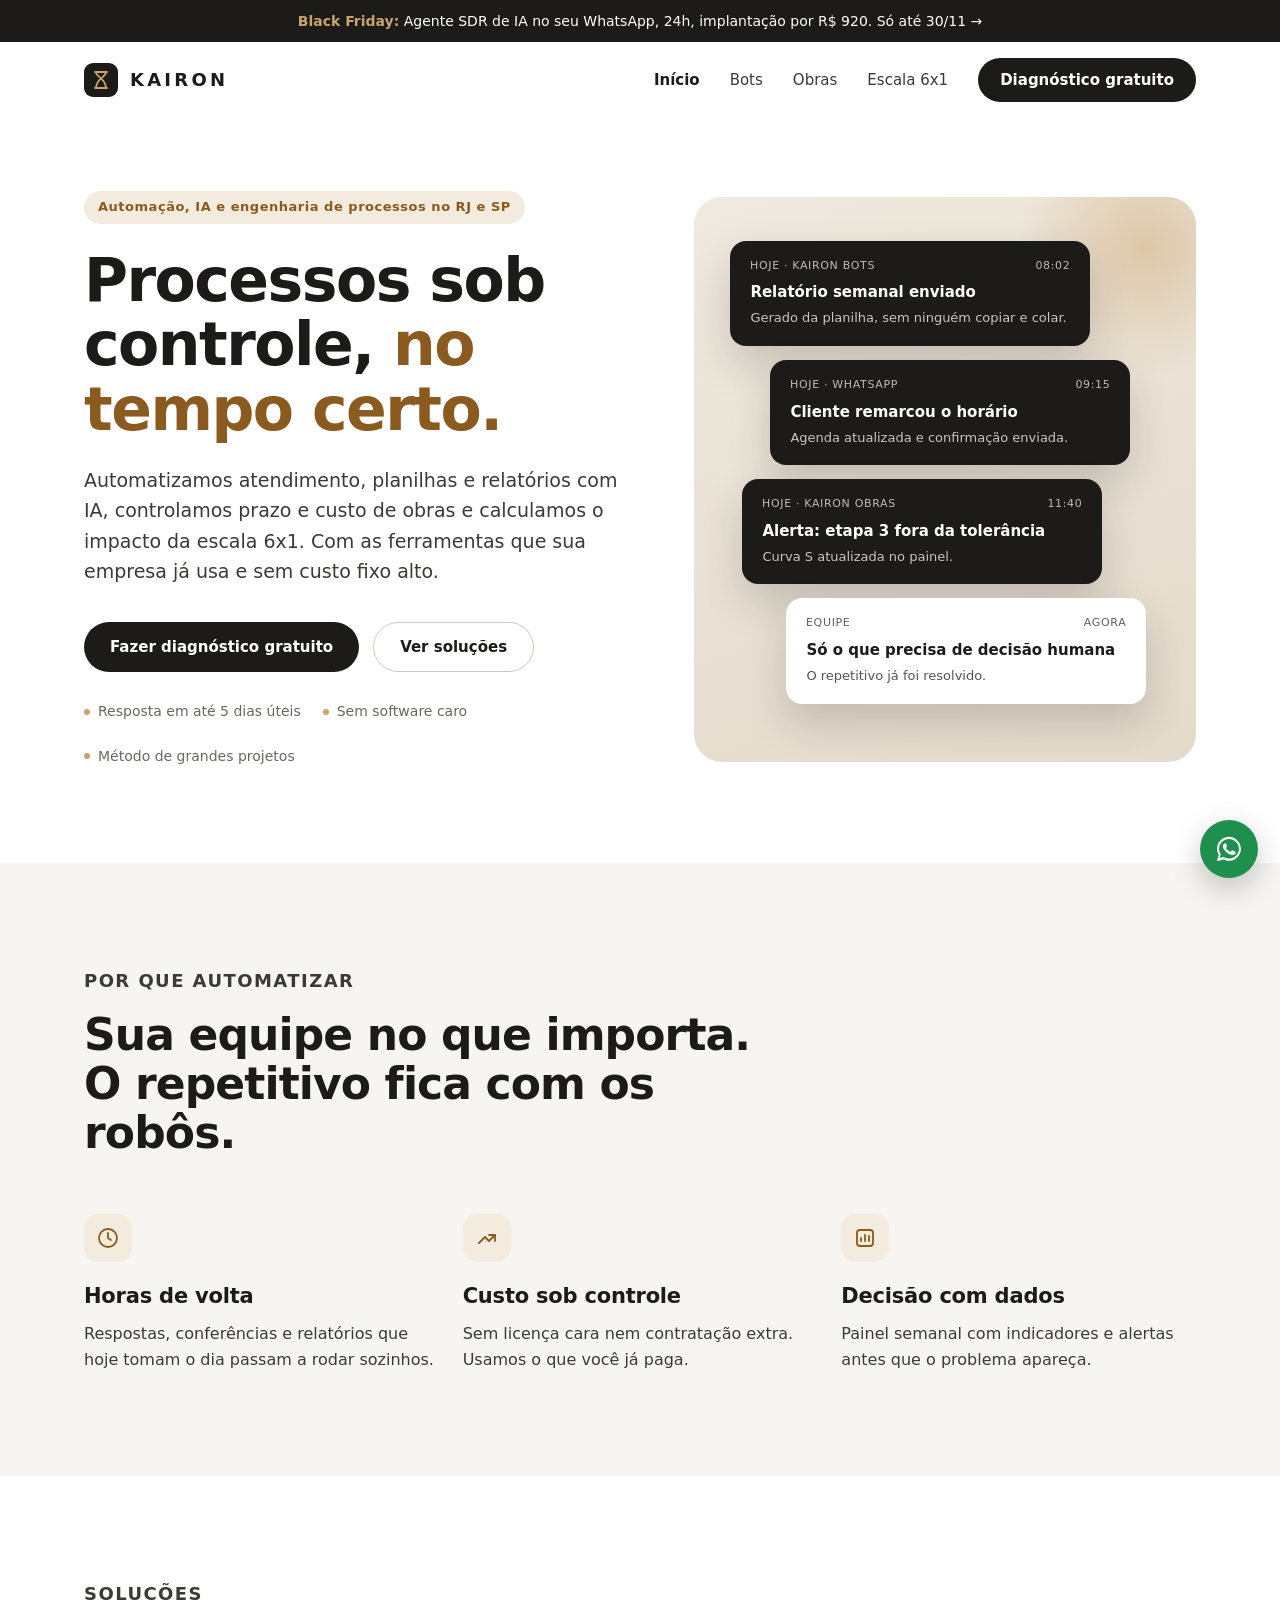
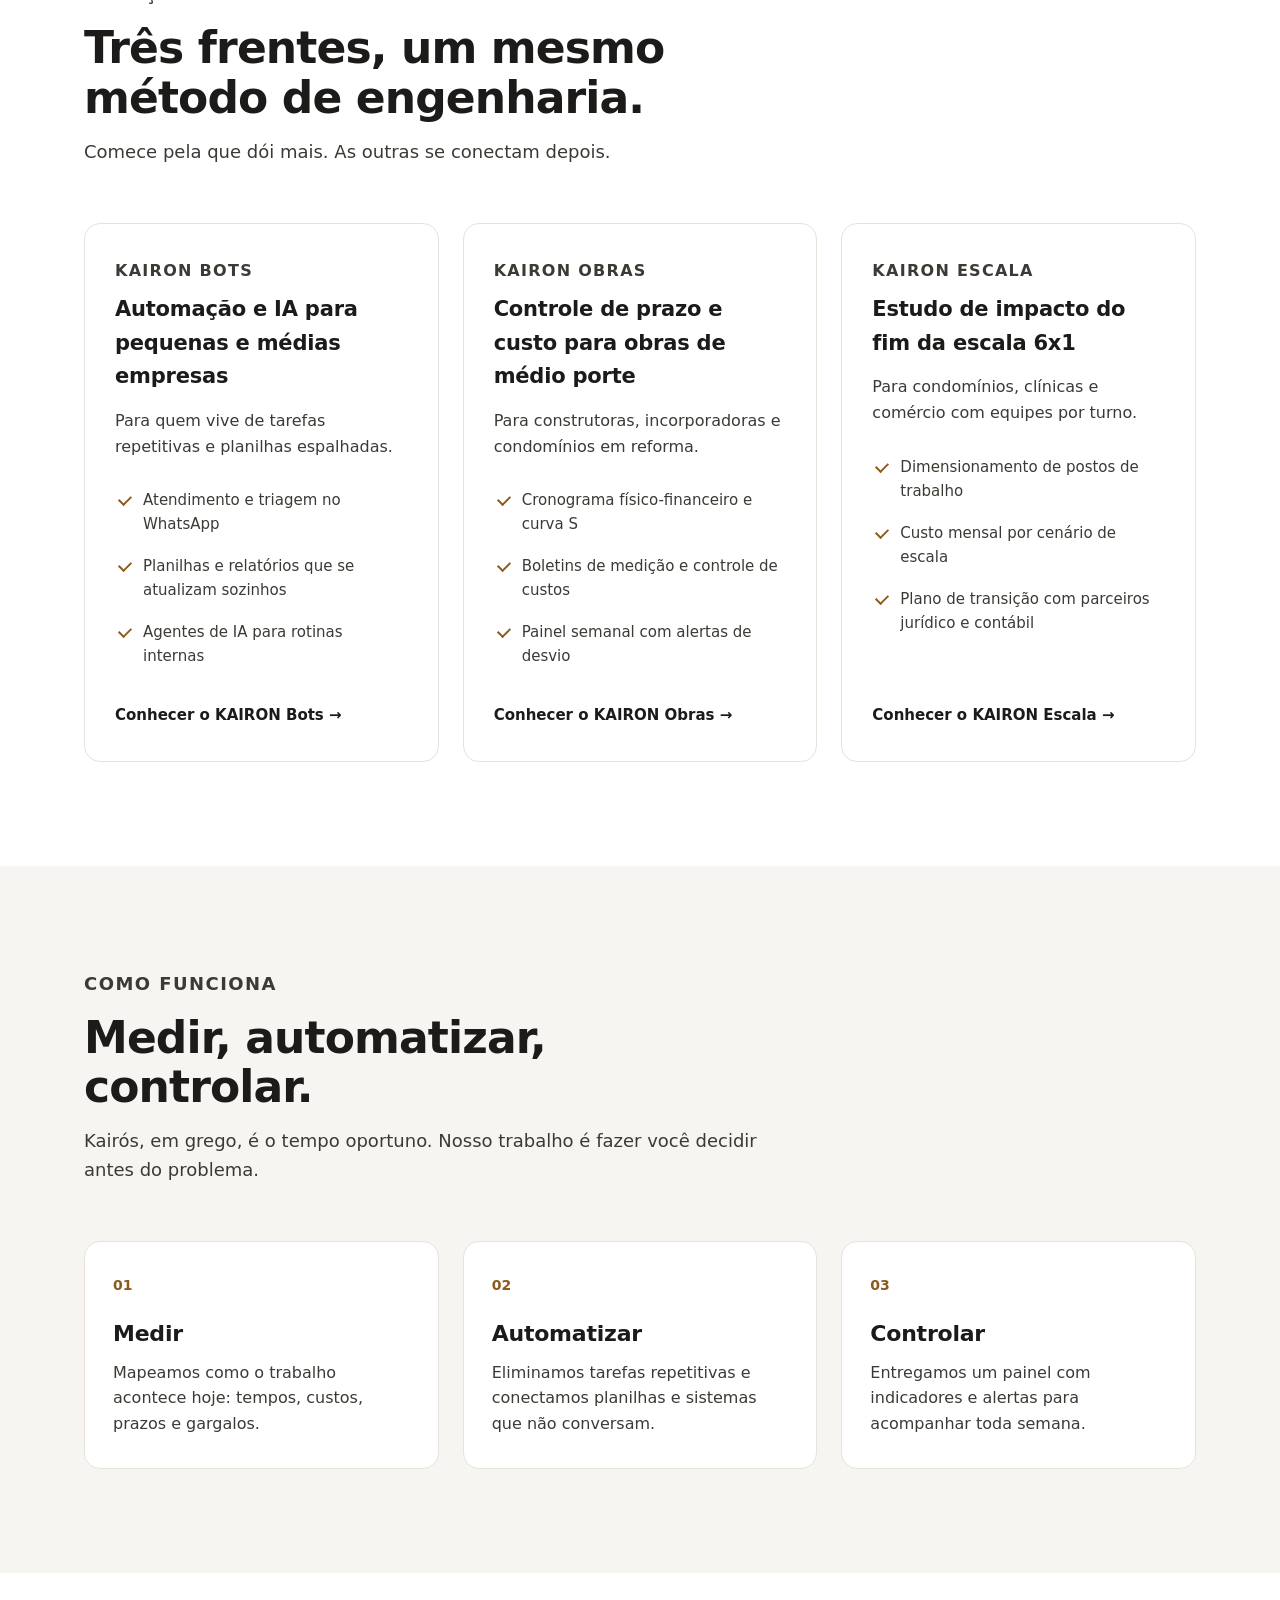
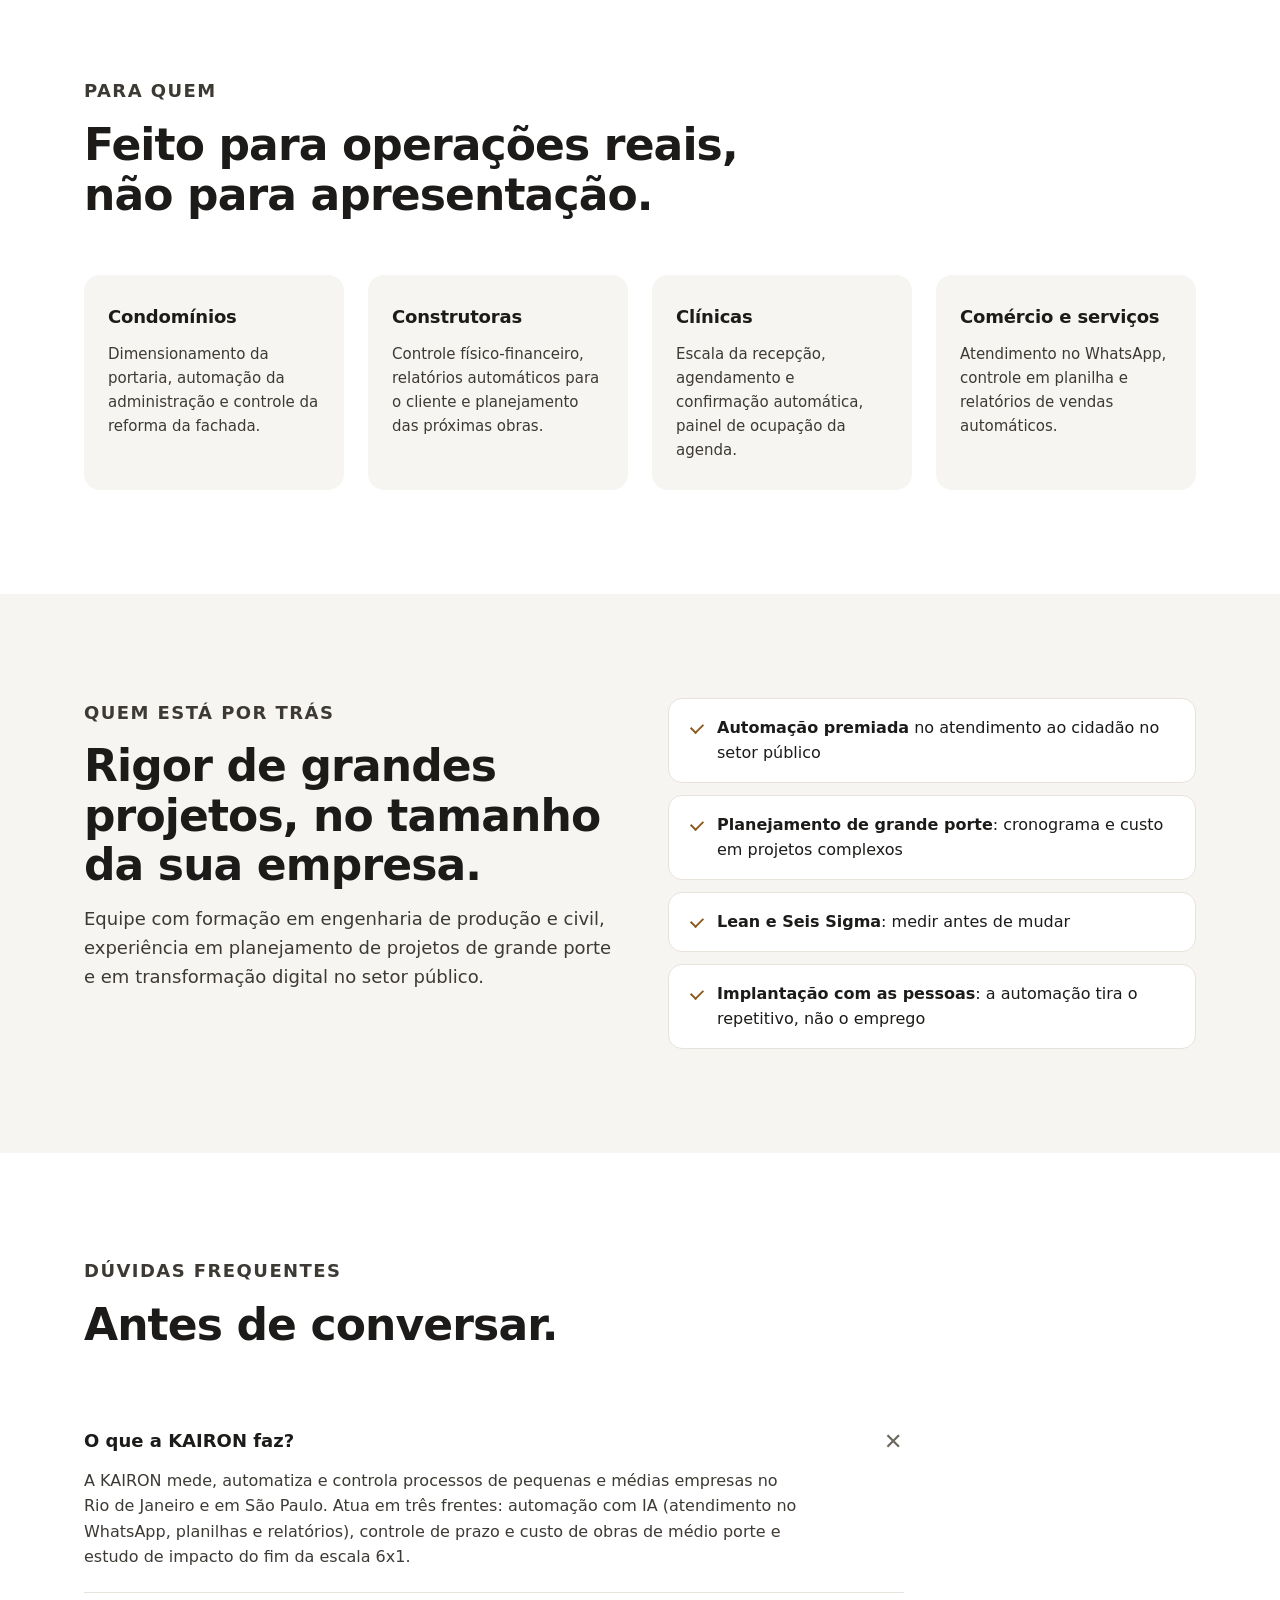
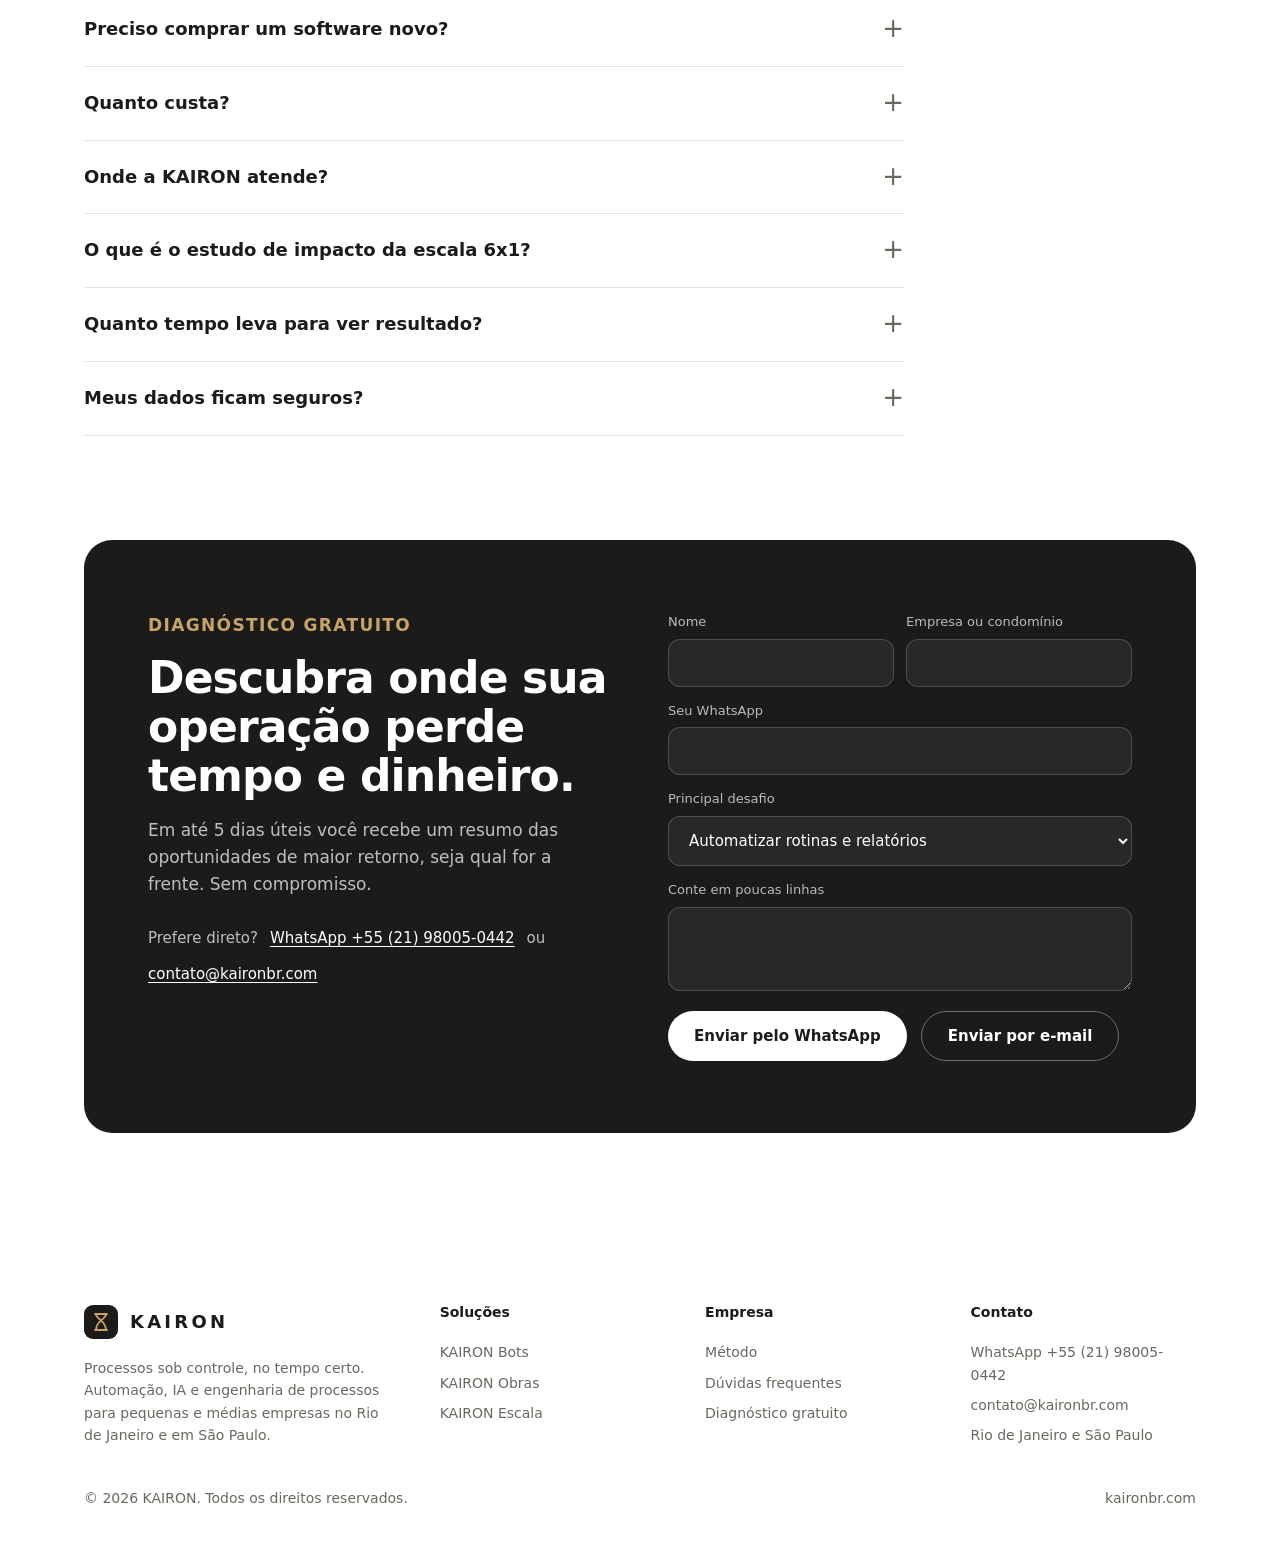
<file: index.html>
<!DOCTYPE html>
<html lang="pt-BR">
<head>
<meta charset="utf-8">
<meta http-equiv="Content-Security-Policy" content="default-src 'none'; style-src 'self' 'unsafe-inline' https://fonts.googleapis.com; font-src https://fonts.gstatic.com; img-src 'self' data:; script-src 'self'; connect-src 'none'; form-action 'none'; base-uri 'none'; object-src 'none'; upgrade-insecure-requests">
<meta name="referrer" content="strict-origin-when-cross-origin">
<meta name="viewport" content="width=device-width, initial-scale=1">
<title>KAIRON | Automação de processos, IA e controle de obras no RJ e SP</title>
<meta name="description" content="A KAIRON automatiza atendimento, planilhas e relatórios com IA, controla prazo e custo de obras e calcula o impacto da escala 6x1. Rio de Janeiro e São Paulo. Diagnóstico gratuito.">
<link rel="canonical" href="https://kaironbr.com/">
<meta name="robots" content="index, follow, max-snippet:-1, max-image-preview:large">
<meta property="og:type" content="website">
<meta property="og:locale" content="pt_BR">
<meta property="og:site_name" content="KAIRON">
<meta property="og:title" content="KAIRON | Automação de processos, IA e controle de obras no RJ e SP">
<meta property="og:description" content="A KAIRON automatiza atendimento, planilhas e relatórios com IA, controla prazo e custo de obras e calcula o impacto da escala 6x1. Rio de Janeiro e São Paulo. Diagnóstico gratuito.">
<meta property="og:url" content="https://kaironbr.com/">
<meta name="theme-color" content="#1C1B19">
<link rel="icon" href="/assets/favicon.svg" type="image/svg+xml">
<link rel="preconnect" href="https://fonts.googleapis.com">
<link rel="preconnect" href="https://fonts.gstatic.com" crossorigin>
<link rel="stylesheet" href="https://fonts.googleapis.com/css2?family=Inter:wght@400;500;600;700&display=swap">
<link rel="stylesheet" href="/assets/site.css">
<script type="application/ld+json">
{
 "@context": "https://schema.org",
 "@graph": [
  {
   "@type": "Organization",
   "@id": "https://kaironbr.com/#org",
   "name": "KAIRON",
   "alternateName": [
    "KAIRON Bots",
    "KAIRON Obras",
    "KAIRON Escala",
    "Kairon Automação"
   ],
   "url": "https://kaironbr.com/",
   "email": "contato@kaironbr.com",
   "telephone": "+5521980050442",
   "slogan": "Processos sob controle, no tempo certo.",
   "description": "Empresa de engenharia de processos, automação com inteligência artificial e controle de obras para pequenas e médias empresas, condomínios, construtoras e clínicas no Rio de Janeiro e em São Paulo.",
   "knowsAbout": [
    "automação de processos",
    "inteligência artificial para pequenas empresas",
    "chatbot de WhatsApp",
    "automação de planilhas e relatórios",
    "Power Automate",
    "Power BI",
    "Python",
    "RPA",
    "project controls",
    "cronograma físico-financeiro",
    "curva S",
    "medição de obras",
    "escala 6x1",
    "dimensionamento de equipes",
    "Lean",
    "Seis Sigma"
   ],
   "areaServed": [
    {
     "@type": "City",
     "name": "Rio de Janeiro"
    },
    {
     "@type": "City",
     "name": "São Paulo"
    },
    {
     "@type": "Country",
     "name": "Brasil"
    }
   ],
   "contactPoint": {
    "@type": "ContactPoint",
    "contactType": "sales",
    "telephone": "+5521980050442",
    "email": "contato@kaironbr.com",
    "availableLanguage": "pt-BR"
   }
  },
  {
   "@type": "WebPage",
   "@id": "https://kaironbr.com/#page",
   "url": "https://kaironbr.com/",
   "name": "KAIRON | Automação de processos, IA e controle de obras no RJ e SP",
   "description": "A KAIRON automatiza atendimento, planilhas e relatórios com IA, controla prazo e custo de obras e calcula o impacto da escala 6x1. Rio de Janeiro e São Paulo. Diagnóstico gratuito.",
   "inLanguage": "pt-BR",
   "isPartOf": {
    "@id": "https://kaironbr.com/#site"
   },
   "about": {
    "@id": "https://kaironbr.com/#org"
   },
   "dateModified": "2026-11-23"
  },
  {
   "@type": "WebSite",
   "@id": "https://kaironbr.com/#site",
   "url": "https://kaironbr.com/",
   "name": "KAIRON",
   "inLanguage": "pt-BR",
   "publisher": {
    "@id": "https://kaironbr.com/#org"
   }
  },
  {
   "@type": "BreadcrumbList",
   "itemListElement": [
    {
     "@type": "ListItem",
     "position": 1,
     "name": "Início",
     "item": "https://kaironbr.com/"
    }
   ]
  },
  {
   "@type": "FAQPage",
   "mainEntity": [
    {
     "@type": "Question",
     "name": "O que a KAIRON faz?",
     "acceptedAnswer": {
      "@type": "Answer",
      "text": "A KAIRON mede, automatiza e controla processos de pequenas e médias empresas no Rio de Janeiro e em São Paulo. Atua em três frentes: automação com IA (atendimento no WhatsApp, planilhas e relatórios), controle de prazo e custo de obras de médio porte e estudo de impacto do fim da escala 6x1."
     }
    },
    {
     "@type": "Question",
     "name": "Preciso comprar um software novo?",
     "acceptedAnswer": {
      "@type": "Answer",
      "text": "Não. A KAIRON trabalha com as ferramentas que a empresa já usa, como WhatsApp, Excel, Google Planilhas, Microsoft 365, Power BI e e-mail. O objetivo é automatizar sem custo fixo alto."
     }
    },
    {
     "@type": "Question",
     "name": "Quanto custa?",
     "acceptedAnswer": {
      "@type": "Answer",
      "text": "Depende do escopo. O primeiro passo é um diagnóstico gratuito. Depois a KAIRON envia uma proposta com preço fechado, prazo e o ganho estimado em horas ou em reais."
     }
    },
    {
     "@type": "Question",
     "name": "Onde a KAIRON atende?",
     "acceptedAnswer": {
      "@type": "Answer",
      "text": "Rio de Janeiro e São Paulo, presencial ou remoto. Projetos de automação podem ser feitos 100% online para empresas de todo o Brasil."
     }
    },
    {
     "@type": "Question",
     "name": "O que é o estudo de impacto da escala 6x1?",
     "acceptedAnswer": {
      "@type": "Answer",
      "text": "É uma análise que calcula quantas pessoas a operação precisa em cada cenário de escala (6x1, 5x2, 12x36), o custo mensal de cada cenário e um plano de transição. Atende condomínios, clínicas e comércio com equipes por turno."
     }
    },
    {
     "@type": "Question",
     "name": "Quanto tempo leva para ver resultado?",
     "acceptedAnswer": {
      "@type": "Answer",
      "text": "O diagnóstico gratuito é entregue em até 5 dias úteis. A primeira automação costuma rodar em protótipo em cerca de 5 dias após o início do projeto."
     }
    },
    {
     "@type": "Question",
     "name": "Meus dados ficam seguros?",
     "acceptedAnswer": {
      "@type": "Answer",
      "text": "Sim. As automações rodam nas contas da própria empresa, com acesso mínimo necessário e de acordo com a LGPD. Nenhum dado é vendido ou compartilhado."
     }
    }
   ]
  },
  {
   "@type": "ProfessionalService",
   "@id": "https://kaironbr.com/#service",
   "name": "KAIRON",
   "url": "https://kaironbr.com/",
   "email": "contato@kaironbr.com",
   "telephone": "+5521980050442",
   "priceRange": "$$",
   "parentOrganization": {
    "@id": "https://kaironbr.com/#org"
   },
   "address": {
    "@type": "PostalAddress",
    "addressLocality": "Rio de Janeiro",
    "addressRegion": "RJ",
    "addressCountry": "BR"
   },
   "areaServed": [
    "Rio de Janeiro",
    "São Paulo"
   ],
   "makesOffer": [
    {
     "@type": "Offer",
     "itemOffered": {
      "@type": "Service",
      "name": "KAIRON Bots: automação e IA para PMEs",
      "url": "https://kaironbr.com/bots"
     }
    },
    {
     "@type": "Offer",
     "itemOffered": {
      "@type": "Service",
      "name": "KAIRON Obras: project controls para obras",
      "url": "https://kaironbr.com/obras"
     }
    },
    {
     "@type": "Offer",
     "itemOffered": {
      "@type": "Service",
      "name": "KAIRON Escala: estudo de impacto da escala 6x1",
      "url": "https://kaironbr.com/escala"
     }
    },
    {
     "@type": "Offer",
     "price": "0",
     "priceCurrency": "BRL",
     "itemOffered": {
      "@type": "Service",
      "name": "Diagnóstico gratuito"
     }
    }
   ]
  }
 ]
}
</script>
</head>
<body data-wa="5521980050442">
<a class="skip" href="#conteudo">Pular para o conteúdo</a>
<a class='promo' href='/black-friday'><b>Black Friday:</b> Agente SDR de IA no seu WhatsApp, 24h, implantação por R$ 920. Só até 30/11 →</a>
<header id="top"><div class="wrap nav">
  <a href="/" class="brand" aria-label="KAIRON, página inicial"><svg viewBox='0 0 34 34' aria-hidden='true'><rect width='34' height='34' rx='9' fill='#1C1B19'/><path d='M11 9h12M11 25h12M12 9c0 5.5 10 6.5 10 16M22 9c0 5.5-10 6.5-10 16' stroke='#C9A46A' stroke-width='1.8' fill='none' stroke-linecap='round'/></svg>KAIRON</a>
  <nav class="menu" id="menu" aria-label="Principal"><a href='/' class=active aria-current=page>Início</a><a href='/bots'>Bots</a><a href='/obras'>Obras</a><a href='/escala'>Escala 6x1</a><a href="#diagnostico" class="btn btn-dark btn-sm">Diagnóstico gratuito</a></nav>
  <button class="burger" id="burger" aria-label="Abrir menu" aria-expanded="false" aria-controls="menu">☰</button>
</div></header>
<main id="conteudo">

<section class="hero"><div class="wrap hero-grid">
  <div>
    <span class="eyebrow">Automação, IA e engenharia de processos no RJ e SP</span>
    <h1>Processos sob controle, <em>no tempo certo.</em></h1>
    <p class="lead">Automatizamos atendimento, planilhas e relatórios com IA, controlamos prazo e custo de obras e calculamos o impacto da escala 6x1. Com as ferramentas que sua empresa já usa e sem custo fixo alto.</p>
    <div class="cta-row"><a href="#diagnostico" class="btn btn-dark">Fazer diagnóstico gratuito</a><a href="#solucoes" class="btn btn-ghost">Ver soluções</a></div>
    <div class="trust"><span>Resposta em até 5 dias úteis</span><span>Sem software caro</span><span>Método de grandes projetos</span></div>
  </div>
  <div class="visual"><div class='note'><div class='top'><span>Hoje · KAIRON Bots</span><span>08:02</span></div><b>Relatório semanal enviado</b><small>Gerado da planilha, sem ninguém copiar e colar.</small></div><div class='note'><div class='top'><span>Hoje · WhatsApp</span><span>09:15</span></div><b>Cliente remarcou o horário</b><small>Agenda atualizada e confirmação enviada.</small></div><div class='note'><div class='top'><span>Hoje · KAIRON Obras</span><span>11:40</span></div><b>Alerta: etapa 3 fora da tolerância</b><small>Curva S atualizada no painel.</small></div><div class='note'><div class='top'><span>Equipe</span><span>agora</span></div><b>Só o que precisa de decisão humana</b><small>O repetitivo já foi resolvido.</small></div></div>
</div></section>
<section class="soft"><div class="wrap">
  <div class='head'><p class='kicker'>Por que automatizar</p><h2>Sua equipe no que importa. O repetitivo fica com os robôs.</h2></div>
  <div class="grid g3">
    <div class="benefit"><div class='ico'><svg viewBox='0 0 24 24'><circle cx='12' cy='12' r='9'/><path d='M12 7v5l3 2'/></svg></div><h3>Horas de volta</h3><p>Respostas, conferências e relatórios que hoje tomam o dia passam a rodar sozinhos.</p></div>
    <div class="benefit"><div class='ico'><svg viewBox='0 0 24 24'><path d='M4 17l6-6 4 4 6-6'/><path d='M14 9h6v6'/></svg></div><h3>Custo sob controle</h3><p>Sem licença cara nem contratação extra. Usamos o que você já paga.</p></div>
    <div class="benefit"><div class='ico'><svg viewBox='0 0 24 24'><rect x='4' y='4' width='16' height='16' rx='3'/><path d='M8 15v-3M12 15V9M16 15v-5'/></svg></div><h3>Decisão com dados</h3><p>Painel semanal com indicadores e alertas antes que o problema apareça.</p></div>
  </div>
</div></section>
<section id="solucoes"><div class="wrap">
  <div class='head'><p class='kicker'>Soluções</p><h2>Três frentes, um mesmo método de engenharia.</h2><p>Comece pela que dói mais. As outras se conectam depois.</p></div>
  <div class="grid g3">
    <article class="card"><p class="tag">KAIRON Bots</p><h3>Automação e IA para pequenas e médias empresas</h3><p class="for">Para quem vive de tarefas repetitivas e planilhas espalhadas.</p>
      <ul><li>Atendimento e triagem no WhatsApp</li><li>Planilhas e relatórios que se atualizam sozinhos</li><li>Agentes de IA para rotinas internas</li></ul><a href="/bots" class="link">Conhecer o KAIRON Bots →</a></article>
    <article class="card"><p class="tag">KAIRON Obras</p><h3>Controle de prazo e custo para obras de médio porte</h3><p class="for">Para construtoras, incorporadoras e condomínios em reforma.</p>
      <ul><li>Cronograma físico-financeiro e curva S</li><li>Boletins de medição e controle de custos</li><li>Painel semanal com alertas de desvio</li></ul><a href="/obras" class="link">Conhecer o KAIRON Obras →</a></article>
    <article class="card"><p class="tag">KAIRON Escala</p><h3>Estudo de impacto do fim da escala 6x1</h3><p class="for">Para condomínios, clínicas e comércio com equipes por turno.</p>
      <ul><li>Dimensionamento de postos de trabalho</li><li>Custo mensal por cenário de escala</li><li>Plano de transição com parceiros jurídico e contábil</li></ul><a href="/escala" class="link">Conhecer o KAIRON Escala →</a></article>
  </div>
</div></section>
<section id="como-funciona" class="soft"><div class="wrap">
  <div class='head'><p class='kicker'>Como funciona</p><h2>Medir, automatizar, controlar.</h2><p>Kairós, em grego, é o tempo oportuno. Nosso trabalho é fazer você decidir antes do problema.</p></div>
  <div class='grid g3'><div class='step'><span class='n'>01</span><h3>Medir</h3><p>Mapeamos como o trabalho acontece hoje: tempos, custos, prazos e gargalos.</p></div><div class='step'><span class='n'>02</span><h3>Automatizar</h3><p>Eliminamos tarefas repetitivas e conectamos planilhas e sistemas que não conversam.</p></div><div class='step'><span class='n'>03</span><h3>Controlar</h3><p>Entregamos um painel com indicadores e alertas para acompanhar toda semana.</p></div></div>
</div></section>
<section id="para-quem"><div class="wrap">
  <div class='head'><p class='kicker'>Para quem</p><h2>Feito para operações reais, não para apresentação.</h2></div>
  <div class='grid g4'><div class='tile'><h3>Condomínios</h3><p>Dimensionamento da portaria, automação da administração e controle da reforma da fachada.</p></div><div class='tile'><h3>Construtoras</h3><p>Controle físico-financeiro, relatórios automáticos para o cliente e planejamento das próximas obras.</p></div><div class='tile'><h3>Clínicas</h3><p>Escala da recepção, agendamento e confirmação automática, painel de ocupação da agenda.</p></div><div class='tile'><h3>Comércio e serviços</h3><p>Atendimento no WhatsApp, controle em planilha e relatórios de vendas automáticos.</p></div></div>
</div></section>
<section class="soft"><div class="wrap split">
  <div class='head'><p class='kicker'>Quem está por trás</p><h2>Rigor de grandes projetos, no tamanho da sua empresa.</h2><p>Equipe com formação em engenharia de produção e civil, experiência em planejamento de projetos de grande porte e em transformação digital no setor público.</p></div>
  <ul class="checks"><li><b>Automação premiada</b> no atendimento ao cidadão no setor público</li><li><b>Planejamento de grande porte</b>: cronograma e custo em projetos complexos</li><li><b>Lean e Seis Sigma</b>: medir antes de mudar</li><li><b>Implantação com as pessoas</b>: a automação tira o repetitivo, não o emprego</li></ul>
</div></section>
<section id="duvidas"><div class="wrap"><div class='head'><p class='kicker'>Dúvidas frequentes</p><h2>Antes de conversar.</h2></div><div class='faq'><details open><summary>O que a KAIRON faz?</summary><p>A KAIRON mede, automatiza e controla processos de pequenas e médias empresas no Rio de Janeiro e em São Paulo. Atua em três frentes: automação com IA (atendimento no WhatsApp, planilhas e relatórios), controle de prazo e custo de obras de médio porte e estudo de impacto do fim da escala 6x1.</p></details><details><summary>Preciso comprar um software novo?</summary><p>Não. A KAIRON trabalha com as ferramentas que a empresa já usa, como WhatsApp, Excel, Google Planilhas, Microsoft 365, Power BI e e-mail. O objetivo é automatizar sem custo fixo alto.</p></details><details><summary>Quanto custa?</summary><p>Depende do escopo. O primeiro passo é um diagnóstico gratuito. Depois a KAIRON envia uma proposta com preço fechado, prazo e o ganho estimado em horas ou em reais.</p></details><details><summary>Onde a KAIRON atende?</summary><p>Rio de Janeiro e São Paulo, presencial ou remoto. Projetos de automação podem ser feitos 100% online para empresas de todo o Brasil.</p></details><details><summary>O que é o estudo de impacto da escala 6x1?</summary><p>É uma análise que calcula quantas pessoas a operação precisa em cada cenário de escala (6x1, 5x2, 12x36), o custo mensal de cada cenário e um plano de transição. Atende condomínios, clínicas e comércio com equipes por turno.</p></details><details><summary>Quanto tempo leva para ver resultado?</summary><p>O diagnóstico gratuito é entregue em até 5 dias úteis. A primeira automação costuma rodar em protótipo em cerca de 5 dias após o início do projeto.</p></details><details><summary>Meus dados ficam seguros?</summary><p>Sim. As automações rodam nas contas da própria empresa, com acesso mínimo necessário e de acordo com a LGPD. Nenhum dado é vendido ou compartilhado.</p></details></div></div></section>

<section id="diagnostico" style="padding-top:0"><div class="wrap"><div class="final">
  <div>
    <p class="kicker">Diagnóstico gratuito</p>
    <h2>Descubra onde sua operação perde tempo e dinheiro.</h2>
    <p>Em até 5 dias úteis você recebe um resumo das oportunidades de maior retorno, seja qual for a frente. Sem compromisso.</p>
    <div class="alt">Prefere direto? <a href="https://wa.me/5521980050442" target="_blank" rel="noopener">WhatsApp +55 (21) 98005-0442</a> ou <a href="mailto:contato@kaironbr.com">contato@kaironbr.com</a></div>
  </div>
  <form id="diag-form">
    <div class="form-row">
      <label>Nome<input name="nome" required autocomplete="name"></label>
      <label>Empresa ou condomínio<input name="empresa" required autocomplete="organization"></label>
    </div>
    <label>Seu WhatsApp<input name="whatsapp" type="tel" autocomplete="tel"></label>
    <label>Principal desafio<select name="desafio"><option selected>Automatizar rotinas e relatórios</option><option>Controlar prazo, custo e medições de obra</option><option>Revisar a escala da equipe (6x1)</option><option>Ainda não sei</option></select></label>
    <label>Conte em poucas linhas<textarea name="msg" rows="3"></textarea></label>
    <div class="cta-row" style="margin:6px 0 0">
      <button class="btn btn-light" type="submit" value="wa">Enviar pelo WhatsApp</button>
      <button class="btn btn-ghost" style="color:#fff;border-color:rgba(255,255,255,.35)" type="submit" value="email">Enviar por e-mail</button>
    </div>
  </form>
</div></div></section>
</main>
<footer><div class="wrap">
  <div class="foot">
    <div><a href="/" class="brand" style="margin-bottom:14px;color:var(--ink)"><svg viewBox='0 0 34 34' aria-hidden='true'><rect width='34' height='34' rx='9' fill='#1C1B19'/><path d='M11 9h12M11 25h12M12 9c0 5.5 10 6.5 10 16M22 9c0 5.5-10 6.5-10 16' stroke='#C9A46A' stroke-width='1.8' fill='none' stroke-linecap='round'/></svg>KAIRON</a>
      <p>Processos sob controle, no tempo certo. Automação, IA e engenharia de processos para pequenas e médias empresas no Rio de Janeiro e em São Paulo.</p></div>
    <div><h4>Soluções</h4><a href="/bots">KAIRON Bots</a><a href="/obras">KAIRON Obras</a><a href="/escala">KAIRON Escala</a></div>
    <div><h4>Empresa</h4><a href="/#como-funciona">Método</a><a href="/#duvidas">Dúvidas frequentes</a><a href="#diagnostico">Diagnóstico gratuito</a></div>
    <div><h4>Contato</h4><a href="https://wa.me/5521980050442" target="_blank" rel="noopener">WhatsApp +55 (21) 98005-0442</a><a href="mailto:contato@kaironbr.com">contato@kaironbr.com</a><p style="padding-top:4px">Rio de Janeiro e São Paulo</p></div>
  </div>
  <div class="legal"><span>© 2026 KAIRON. Todos os direitos reservados.</span><span>kaironbr.com</span></div>
</div></footer>
<a class="wa-float" href="https://wa.me/5521980050442?text=Ol%C3%A1!%20Vim%20pelo%20site%20da%20KAIRON." target="_blank" rel="noopener" aria-label="Falar no WhatsApp"><svg viewBox='0 0 32 32' aria-hidden='true'><path fill='#fff' d='M16 3C9 3 3.3 8.6 3.3 15.6c0 2.3.6 4.5 1.8 6.4L3 29l7.2-1.9c1.8 1 3.8 1.5 5.8 1.5 7 0 12.7-5.6 12.7-12.6S23 3 16 3zm0 23.2c-1.8 0-3.6-.5-5.2-1.4l-.4-.2-4.3 1.1 1.1-4.1-.2-.4c-1-1.6-1.6-3.5-1.6-5.4C5.4 9.9 10.2 5.2 16 5.2s10.6 4.7 10.6 10.5S21.8 26.2 16 26.2zm5.8-7.9c-.3-.2-1.9-.9-2.2-1-.3-.1-.5-.2-.7.2-.2.3-.8 1-1 1.2-.2.2-.4.2-.7.1-.3-.2-1.3-.5-2.5-1.5-.9-.8-1.6-1.8-1.7-2.1-.2-.3 0-.5.1-.6l.5-.6c.2-.2.2-.3.3-.5.1-.2 0-.4 0-.6l-1-2.4c-.3-.6-.5-.5-.7-.5h-.6c-.2 0-.6.1-.9.4-.3.3-1.2 1.1-1.2 2.8s1.2 3.2 1.4 3.4c.2.2 2.4 3.6 5.7 5 .8.3 1.4.5 1.9.7.8.3 1.5.2 2.1.1.6-.1 1.9-.8 2.2-1.5.3-.7.3-1.4.2-1.5-.1-.2-.3-.3-.6-.4z'/></svg></a>
<script src="/assets/site.js" defer></script>
</body>
</html>
</file>
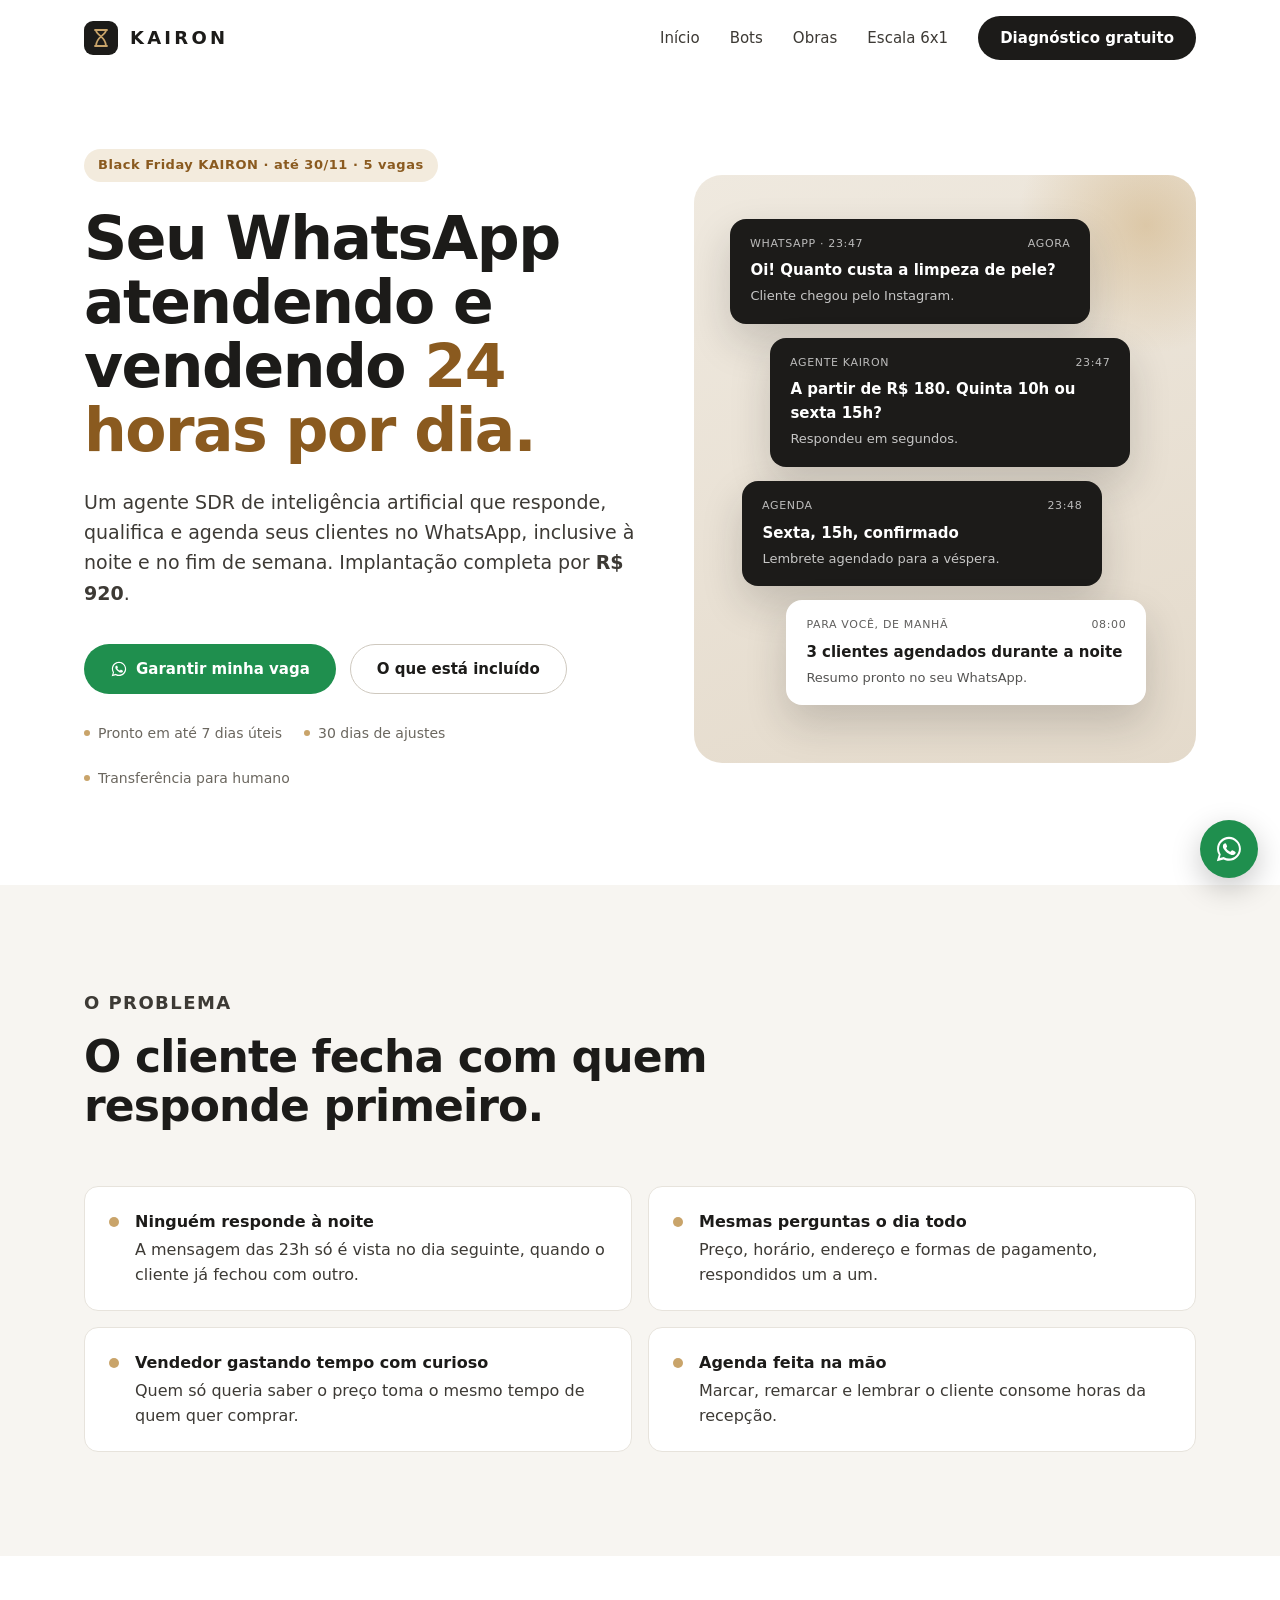
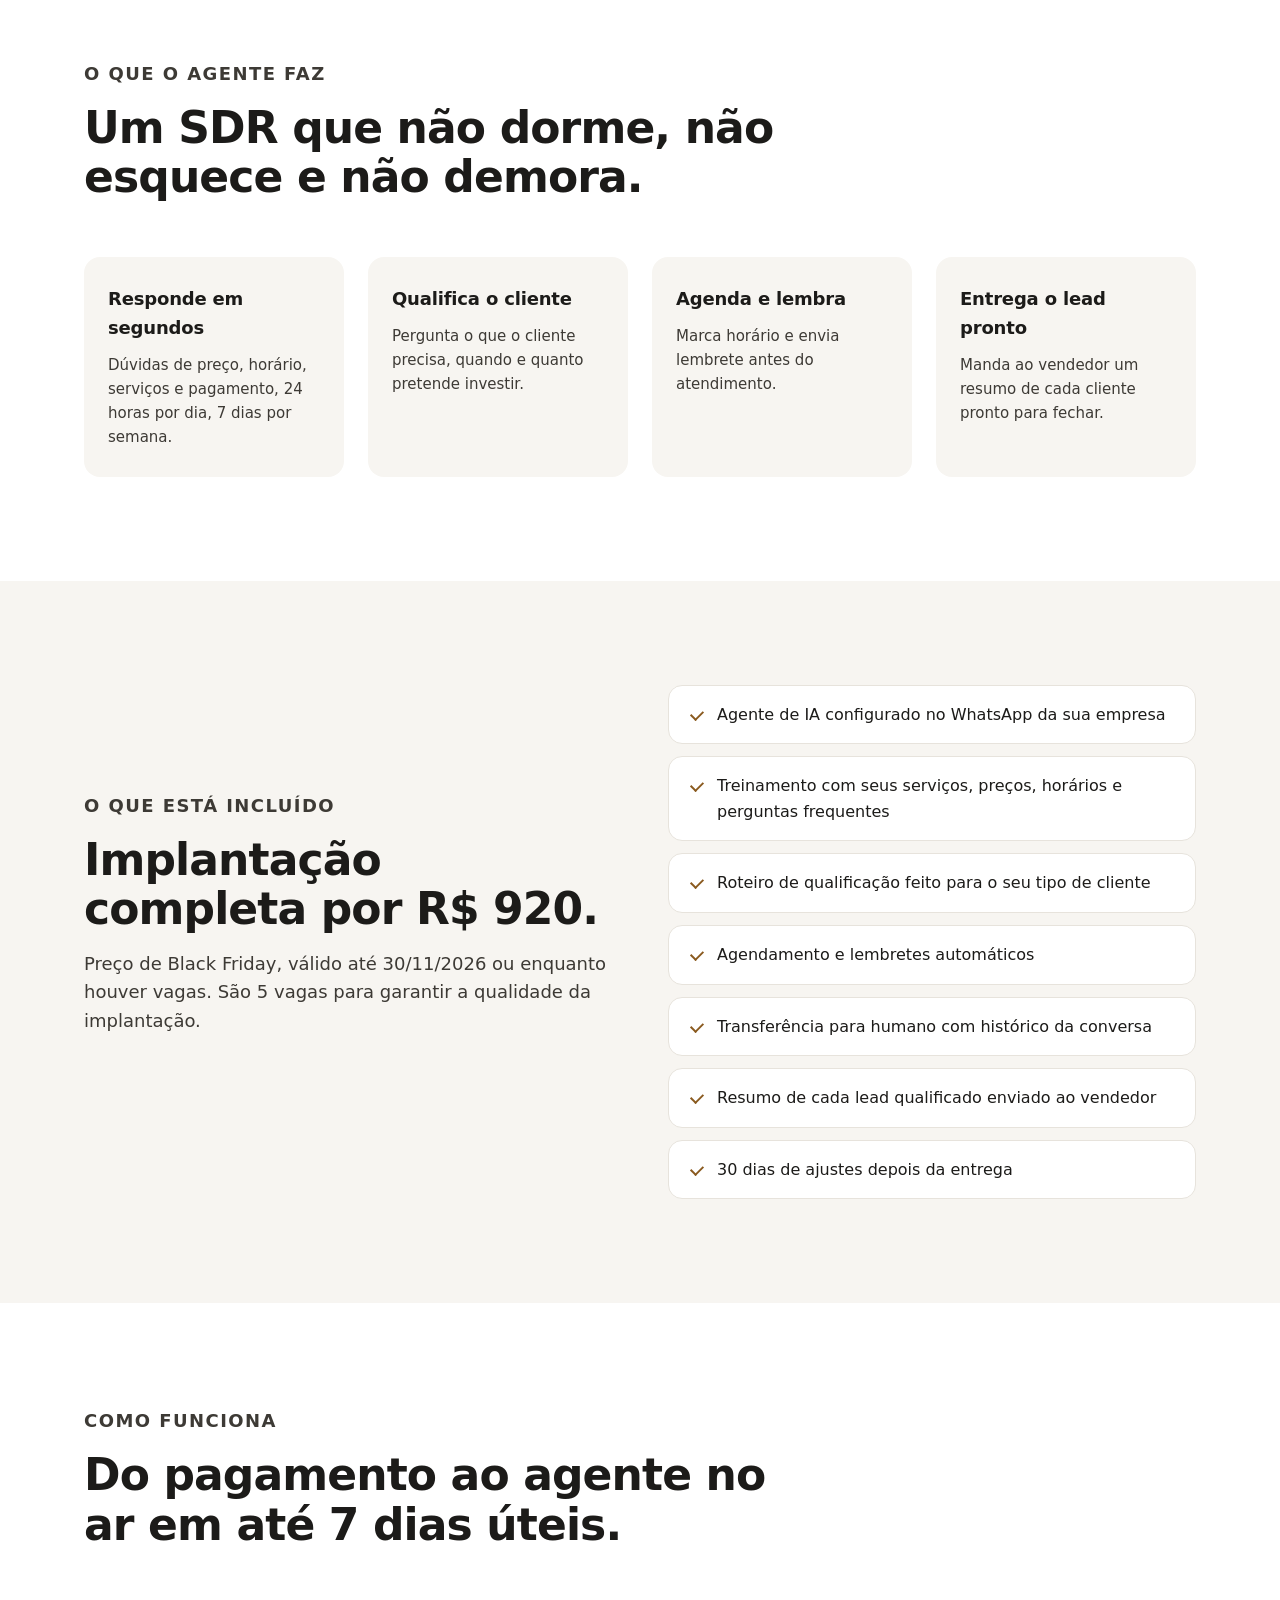
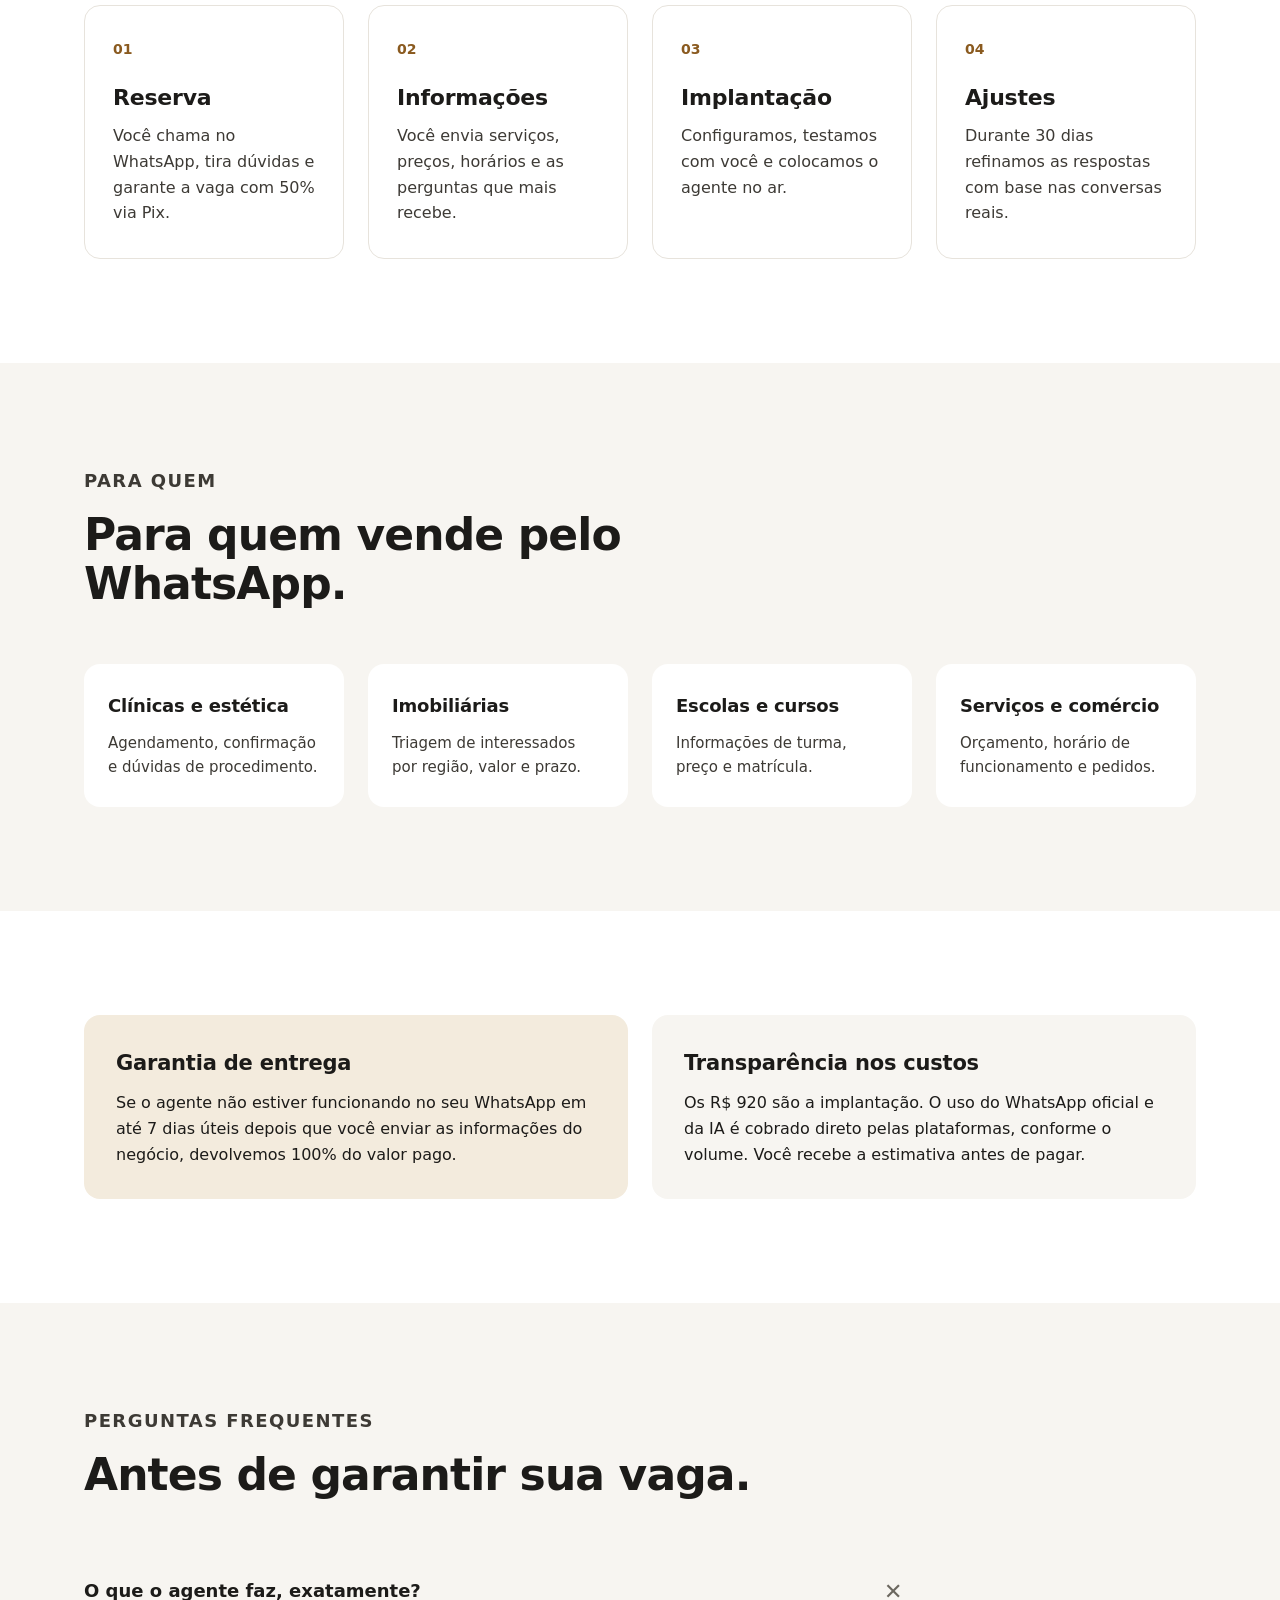
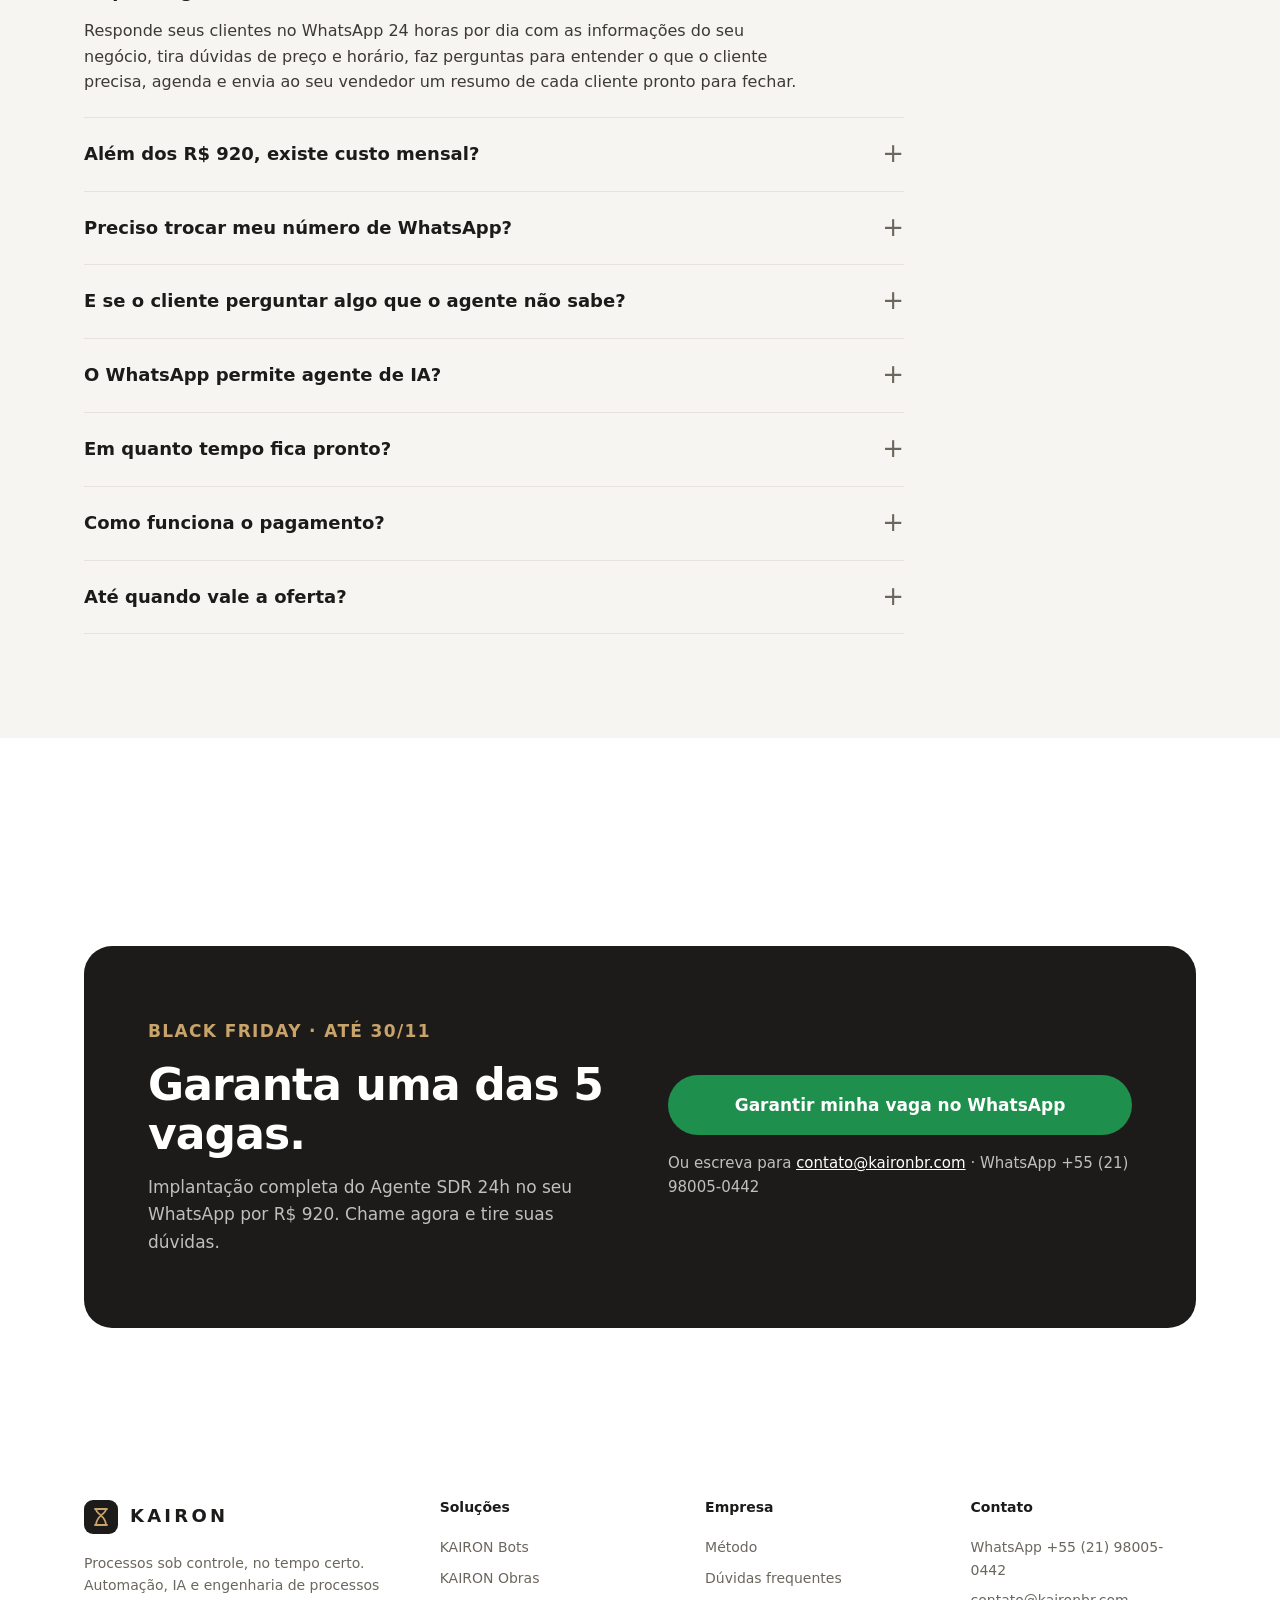
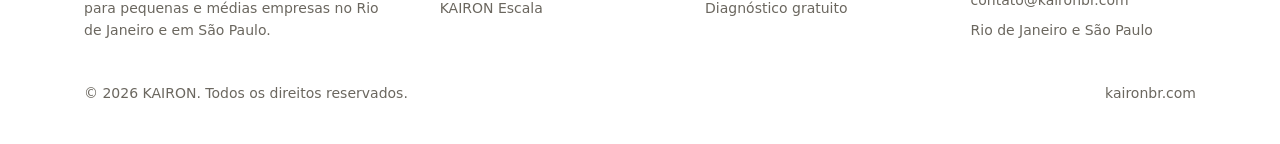
<file: black-friday.html>
<!DOCTYPE html>
<html lang="pt-BR">
<head>
<meta charset="utf-8">
<meta http-equiv="Content-Security-Policy" content="default-src 'none'; style-src 'self' 'unsafe-inline' https://fonts.googleapis.com; font-src https://fonts.gstatic.com; img-src 'self' data:; script-src 'self'; connect-src 'none'; form-action 'none'; base-uri 'none'; object-src 'none'; upgrade-insecure-requests">
<meta name="referrer" content="strict-origin-when-cross-origin">
<meta name="viewport" content="width=device-width, initial-scale=1">
<title>Black Friday KAIRON | Agente SDR de IA no WhatsApp 24h por R$ 920</title>
<meta name="description" content="Agente SDR de inteligência artificial no seu WhatsApp: responde, qualifica e agenda clientes 24h. Implantação completa por R$ 920 até 30/11. 5 vagas.">
<link rel="canonical" href="https://kaironbr.com/black-friday">
<meta name="robots" content="index, follow, max-snippet:-1, max-image-preview:large">
<meta property="og:type" content="website">
<meta property="og:locale" content="pt_BR">
<meta property="og:site_name" content="KAIRON">
<meta property="og:title" content="Black Friday KAIRON | Agente SDR de IA no WhatsApp 24h por R$ 920">
<meta property="og:description" content="Agente SDR de inteligência artificial no seu WhatsApp: responde, qualifica e agenda clientes 24h. Implantação completa por R$ 920 até 30/11. 5 vagas.">
<meta property="og:url" content="https://kaironbr.com/black-friday">
<meta name="theme-color" content="#1C1B19">
<link rel="icon" href="/assets/favicon.svg" type="image/svg+xml">
<link rel="preconnect" href="https://fonts.googleapis.com">
<link rel="preconnect" href="https://fonts.gstatic.com" crossorigin>
<link rel="stylesheet" href="https://fonts.googleapis.com/css2?family=Inter:wght@400;500;600;700&display=swap">
<link rel="stylesheet" href="/assets/site.css">
<script type="application/ld+json">
{
 "@context": "https://schema.org",
 "@graph": [
  {
   "@type": "Organization",
   "@id": "https://kaironbr.com/#org",
   "name": "KAIRON",
   "alternateName": [
    "KAIRON Bots",
    "KAIRON Obras",
    "KAIRON Escala",
    "Kairon Automação"
   ],
   "url": "https://kaironbr.com/",
   "email": "contato@kaironbr.com",
   "telephone": "+5521980050442",
   "slogan": "Processos sob controle, no tempo certo.",
   "description": "Empresa de engenharia de processos, automação com inteligência artificial e controle de obras para pequenas e médias empresas, condomínios, construtoras e clínicas no Rio de Janeiro e em São Paulo.",
   "knowsAbout": [
    "automação de processos",
    "inteligência artificial para pequenas empresas",
    "chatbot de WhatsApp",
    "automação de planilhas e relatórios",
    "Power Automate",
    "Power BI",
    "Python",
    "RPA",
    "project controls",
    "cronograma físico-financeiro",
    "curva S",
    "medição de obras",
    "escala 6x1",
    "dimensionamento de equipes",
    "Lean",
    "Seis Sigma"
   ],
   "areaServed": [
    {
     "@type": "City",
     "name": "Rio de Janeiro"
    },
    {
     "@type": "City",
     "name": "São Paulo"
    },
    {
     "@type": "Country",
     "name": "Brasil"
    }
   ],
   "contactPoint": {
    "@type": "ContactPoint",
    "contactType": "sales",
    "telephone": "+5521980050442",
    "email": "contato@kaironbr.com",
    "availableLanguage": "pt-BR"
   }
  },
  {
   "@type": "WebPage",
   "@id": "https://kaironbr.com/black-friday#page",
   "url": "https://kaironbr.com/black-friday",
   "name": "Black Friday KAIRON | Agente SDR de IA no WhatsApp 24h por R$ 920",
   "description": "Agente SDR de inteligência artificial no seu WhatsApp: responde, qualifica e agenda clientes 24h. Implantação completa por R$ 920 até 30/11. 5 vagas.",
   "inLanguage": "pt-BR",
   "isPartOf": {
    "@id": "https://kaironbr.com/#site"
   },
   "about": {
    "@id": "https://kaironbr.com/#org"
   },
   "dateModified": "2026-11-23"
  },
  {
   "@type": "WebSite",
   "@id": "https://kaironbr.com/#site",
   "url": "https://kaironbr.com/",
   "name": "KAIRON",
   "inLanguage": "pt-BR",
   "publisher": {
    "@id": "https://kaironbr.com/#org"
   }
  },
  {
   "@type": "BreadcrumbList",
   "itemListElement": [
    {
     "@type": "ListItem",
     "position": 1,
     "name": "Início",
     "item": "https://kaironbr.com/"
    },
    {
     "@type": "ListItem",
     "position": 2,
     "name": "Black Friday",
     "item": "https://kaironbr.com/black-friday"
    }
   ]
  },
  {
   "@type": "FAQPage",
   "mainEntity": [
    {
     "@type": "Question",
     "name": "O que o agente faz, exatamente?",
     "acceptedAnswer": {
      "@type": "Answer",
      "text": "Responde seus clientes no WhatsApp 24 horas por dia com as informações do seu negócio, tira dúvidas de preço e horário, faz perguntas para entender o que o cliente precisa, agenda e envia ao seu vendedor um resumo de cada cliente pronto para fechar."
     }
    },
    {
     "@type": "Question",
     "name": "Além dos R$ 920, existe custo mensal?",
     "acceptedAnswer": {
      "@type": "Answer",
      "text": "Os R$ 920 cobrem a implantação completa e 30 dias de ajustes. O uso do WhatsApp Business oficial e do modelo de IA tem custo variável, cobrado direto pelas plataformas conforme o volume de conversas. A KAIRON informa a estimativa para o seu volume antes de você pagar qualquer coisa."
     }
    },
    {
     "@type": "Question",
     "name": "Preciso trocar meu número de WhatsApp?",
     "acceptedAnswer": {
      "@type": "Answer",
      "text": "Na maioria dos casos é possível usar o número que você já tem. Isso é confirmado na conversa inicial, antes do pagamento."
     }
    },
    {
     "@type": "Question",
     "name": "E se o cliente perguntar algo que o agente não sabe?",
     "acceptedAnswer": {
      "@type": "Answer",
      "text": "O agente avisa que vai chamar alguém da equipe e transfere a conversa para um humano, com o histórico completo."
     }
    },
    {
     "@type": "Question",
     "name": "O WhatsApp permite agente de IA?",
     "acceptedAnswer": {
      "@type": "Answer",
      "text": "Sim. A política do WhatsApp Business proíbe assistentes de IA de uso geral, como o ChatGPT dentro do WhatsApp, mas permite que empresas usem IA para atender e vender aos próprios clientes. É exatamente esse o uso do agente."
     }
    },
    {
     "@type": "Question",
     "name": "Em quanto tempo fica pronto?",
     "acceptedAnswer": {
      "@type": "Answer",
      "text": "Em até 7 dias úteis depois que você envia as informações do negócio: serviços, preços, horários e as perguntas mais comuns dos clientes."
     }
    },
    {
     "@type": "Question",
     "name": "Como funciona o pagamento?",
     "acceptedAnswer": {
      "@type": "Answer",
      "text": "Metade via Pix para reservar a vaga e metade na entrega, com o agente funcionando no seu WhatsApp."
     }
    },
    {
     "@type": "Question",
     "name": "Até quando vale a oferta?",
     "acceptedAnswer": {
      "@type": "Answer",
      "text": "Até 30/11/2026 ou até acabarem as 5 vagas, o que acontecer primeiro."
     }
    }
   ]
  },
  {
   "@type": "Service",
   "name": "Agente SDR 24h no WhatsApp",
   "url": "https://kaironbr.com/black-friday",
   "description": "Implantação de agente SDR de inteligência artificial no WhatsApp da empresa: responde, qualifica, agenda e envia leads prontos ao vendedor, 24 horas por dia.",
   "provider": {
    "@id": "https://kaironbr.com/#org"
   },
   "areaServed": [
    "Rio de Janeiro",
    "São Paulo",
    "Brasil"
   ],
   "offers": {
    "@type": "Offer",
    "name": "Black Friday 2026",
    "price": "920",
    "priceCurrency": "BRL",
    "validFrom": "2026-11-23",
    "validThrough": "2026-11-30T23:59:59-03:00",
    "availability": "https://schema.org/LimitedAvailability",
    "url": "https://kaironbr.com/black-friday"
   }
  }
 ]
}
</script>
</head>
<body data-wa="5521980050442">
<a class="skip" href="#conteudo">Pular para o conteúdo</a>

<header id="top"><div class="wrap nav">
  <a href="/" class="brand" aria-label="KAIRON, página inicial"><svg viewBox='0 0 34 34' aria-hidden='true'><rect width='34' height='34' rx='9' fill='#1C1B19'/><path d='M11 9h12M11 25h12M12 9c0 5.5 10 6.5 10 16M22 9c0 5.5-10 6.5-10 16' stroke='#C9A46A' stroke-width='1.8' fill='none' stroke-linecap='round'/></svg>KAIRON</a>
  <nav class="menu" id="menu" aria-label="Principal"><a href='/'>Início</a><a href='/bots'>Bots</a><a href='/obras'>Obras</a><a href='/escala'>Escala 6x1</a><a href="#diagnostico" class="btn btn-dark btn-sm">Diagnóstico gratuito</a></nav>
  <button class="burger" id="burger" aria-label="Abrir menu" aria-expanded="false" aria-controls="menu">☰</button>
</div></header>
<main id="conteudo">

<section class="hero"><div class="wrap hero-grid">
  <div>
    <span class="eyebrow">Black Friday KAIRON · até 30/11 · 5 vagas</span>
    <h1>Seu WhatsApp atendendo e vendendo <em>24 horas por dia.</em></h1>
    <p class="lead">Um agente SDR de inteligência artificial que responde, qualifica e agenda seus clientes no WhatsApp, inclusive à noite e no fim de semana. Implantação completa por <b>R$ 920</b>.</p>
    <div class="cta-row"><a href="https://wa.me/5521980050442?text=Ol%C3%A1!%20Quero%20garantir%20minha%20vaga%20do%20Agente%20SDR%2024h%20da%20Black%20Friday%20(R%24%20920)." target="_blank" rel="noopener" class="btn btn-wa"><svg viewBox='0 0 32 32' aria-hidden='true'><path fill='#fff' d='M16 3C9 3 3.3 8.6 3.3 15.6c0 2.3.6 4.5 1.8 6.4L3 29l7.2-1.9c1.8 1 3.8 1.5 5.8 1.5 7 0 12.7-5.6 12.7-12.6S23 3 16 3zm0 23.2c-1.8 0-3.6-.5-5.2-1.4l-.4-.2-4.3 1.1 1.1-4.1-.2-.4c-1-1.6-1.6-3.5-1.6-5.4C5.4 9.9 10.2 5.2 16 5.2s10.6 4.7 10.6 10.5S21.8 26.2 16 26.2zm5.8-7.9c-.3-.2-1.9-.9-2.2-1-.3-.1-.5-.2-.7.2-.2.3-.8 1-1 1.2-.2.2-.4.2-.7.1-.3-.2-1.3-.5-2.5-1.5-.9-.8-1.6-1.8-1.7-2.1-.2-.3 0-.5.1-.6l.5-.6c.2-.2.2-.3.3-.5.1-.2 0-.4 0-.6l-1-2.4c-.3-.6-.5-.5-.7-.5h-.6c-.2 0-.6.1-.9.4-.3.3-1.2 1.1-1.2 2.8s1.2 3.2 1.4 3.4c.2.2 2.4 3.6 5.7 5 .8.3 1.4.5 1.9.7.8.3 1.5.2 2.1.1.6-.1 1.9-.8 2.2-1.5.3-.7.3-1.4.2-1.5-.1-.2-.3-.3-.6-.4z'/></svg>Garantir minha vaga</a><a href="#incluido" class="btn btn-ghost">O que está incluído</a></div>
    <div class="trust"><span>Pronto em até 7 dias úteis</span><span>30 dias de ajustes</span><span>Transferência para humano</span></div>
  </div>
  <div class="visual"><div class='note'><div class='top'><span>WhatsApp · 23:47</span><span>agora</span></div><b>Oi! Quanto custa a limpeza de pele?</b><small>Cliente chegou pelo Instagram.</small></div><div class='note'><div class='top'><span>Agente KAIRON</span><span>23:47</span></div><b>A partir de R$ 180. Quinta 10h ou sexta 15h?</b><small>Respondeu em segundos.</small></div><div class='note'><div class='top'><span>Agenda</span><span>23:48</span></div><b>Sexta, 15h, confirmado</b><small>Lembrete agendado para a véspera.</small></div><div class='note'><div class='top'><span>Para você, de manhã</span><span>08:00</span></div><b>3 clientes agendados durante a noite</b><small>Resumo pronto no seu WhatsApp.</small></div></div>
</div></section>
<section class="soft"><div class="wrap">
  <div class='head'><p class='kicker'>O problema</p><h2>O cliente fecha com quem responde primeiro.</h2></div>
  <div class='pains'><div class='pain'><span class='dot'></span><div><b>Ninguém responde à noite</b>A mensagem das 23h só é vista no dia seguinte, quando o cliente já fechou com outro.</div></div><div class='pain'><span class='dot'></span><div><b>Mesmas perguntas o dia todo</b>Preço, horário, endereço e formas de pagamento, respondidos um a um.</div></div><div class='pain'><span class='dot'></span><div><b>Vendedor gastando tempo com curioso</b>Quem só queria saber o preço toma o mesmo tempo de quem quer comprar.</div></div><div class='pain'><span class='dot'></span><div><b>Agenda feita na mão</b>Marcar, remarcar e lembrar o cliente consome horas da recepção.</div></div></div>
</div></section>
<section><div class="wrap">
  <div class='head'><p class='kicker'>O que o agente faz</p><h2>Um SDR que não dorme, não esquece e não demora.</h2></div>
  <div class='grid g4'><div class='tile'><h3>Responde em segundos</h3><p>Dúvidas de preço, horário, serviços e pagamento, 24 horas por dia, 7 dias por semana.</p></div><div class='tile'><h3>Qualifica o cliente</h3><p>Pergunta o que o cliente precisa, quando e quanto pretende investir.</p></div><div class='tile'><h3>Agenda e lembra</h3><p>Marca horário e envia lembrete antes do atendimento.</p></div><div class='tile'><h3>Entrega o lead pronto</h3><p>Manda ao vendedor um resumo de cada cliente pronto para fechar.</p></div></div>
</div></section>
<section id="incluido" class="soft"><div class="wrap split">
  <div class='head'><p class='kicker'>O que está incluído</p><h2>Implantação completa por R$ 920.</h2><p>Preço de Black Friday, válido até 30/11/2026 ou enquanto houver vagas. São 5 vagas para garantir a qualidade da implantação.</p></div>
  <ul class="checks">
    <li>Agente de IA configurado no WhatsApp da sua empresa</li>
    <li>Treinamento com seus serviços, preços, horários e perguntas frequentes</li>
    <li>Roteiro de qualificação feito para o seu tipo de cliente</li>
    <li>Agendamento e lembretes automáticos</li>
    <li>Transferência para humano com histórico da conversa</li>
    <li>Resumo de cada lead qualificado enviado ao vendedor</li>
    <li>30 dias de ajustes depois da entrega</li>
  </ul>
</div></section>
<section><div class="wrap">
  <div class='head'><p class='kicker'>Como funciona</p><h2>Do pagamento ao agente no ar em até 7 dias úteis.</h2></div>
  <div class='grid g4'><div class='step'><span class='n'>01</span><h3>Reserva</h3><p>Você chama no WhatsApp, tira dúvidas e garante a vaga com 50% via Pix.</p></div><div class='step'><span class='n'>02</span><h3>Informações</h3><p>Você envia serviços, preços, horários e as perguntas que mais recebe.</p></div><div class='step'><span class='n'>03</span><h3>Implantação</h3><p>Configuramos, testamos com você e colocamos o agente no ar.</p></div><div class='step'><span class='n'>04</span><h3>Ajustes</h3><p>Durante 30 dias refinamos as respostas com base nas conversas reais.</p></div></div>
</div></section>
<section class="soft"><div class="wrap">
  <div class='head'><p class='kicker'>Para quem</p><h2>Para quem vende pelo WhatsApp.</h2></div>
  <div class='grid g4'><div class='tile'><h3>Clínicas e estética</h3><p>Agendamento, confirmação e dúvidas de procedimento.</p></div><div class='tile'><h3>Imobiliárias</h3><p>Triagem de interessados por região, valor e prazo.</p></div><div class='tile'><h3>Escolas e cursos</h3><p>Informações de turma, preço e matrícula.</p></div><div class='tile'><h3>Serviços e comércio</h3><p>Orçamento, horário de funcionamento e pedidos.</p></div></div>
</div></section>
<section><div class="wrap grid g2">
  <div class="note-box"><h3>Garantia de entrega</h3><p>Se o agente não estiver funcionando no seu WhatsApp em até 7 dias úteis depois que você enviar as informações do negócio, devolvemos 100% do valor pago.</p></div>
  <div class="note-box" style="background:var(--soft)"><h3>Transparência nos custos</h3><p>Os R$ 920 são a implantação. O uso do WhatsApp oficial e da IA é cobrado direto pelas plataformas, conforme o volume. Você recebe a estimativa antes de pagar.</p></div>
</div></section>
<section class="soft"><div class="wrap"><div class='head'><p class='kicker'>Perguntas frequentes</p><h2>Antes de garantir sua vaga.</h2></div><div class='faq'><details open><summary>O que o agente faz, exatamente?</summary><p>Responde seus clientes no WhatsApp 24 horas por dia com as informações do seu negócio, tira dúvidas de preço e horário, faz perguntas para entender o que o cliente precisa, agenda e envia ao seu vendedor um resumo de cada cliente pronto para fechar.</p></details><details><summary>Além dos R$ 920, existe custo mensal?</summary><p>Os R$ 920 cobrem a implantação completa e 30 dias de ajustes. O uso do WhatsApp Business oficial e do modelo de IA tem custo variável, cobrado direto pelas plataformas conforme o volume de conversas. A KAIRON informa a estimativa para o seu volume antes de você pagar qualquer coisa.</p></details><details><summary>Preciso trocar meu número de WhatsApp?</summary><p>Na maioria dos casos é possível usar o número que você já tem. Isso é confirmado na conversa inicial, antes do pagamento.</p></details><details><summary>E se o cliente perguntar algo que o agente não sabe?</summary><p>O agente avisa que vai chamar alguém da equipe e transfere a conversa para um humano, com o histórico completo.</p></details><details><summary>O WhatsApp permite agente de IA?</summary><p>Sim. A política do WhatsApp Business proíbe assistentes de IA de uso geral, como o ChatGPT dentro do WhatsApp, mas permite que empresas usem IA para atender e vender aos próprios clientes. É exatamente esse o uso do agente.</p></details><details><summary>Em quanto tempo fica pronto?</summary><p>Em até 7 dias úteis depois que você envia as informações do negócio: serviços, preços, horários e as perguntas mais comuns dos clientes.</p></details><details><summary>Como funciona o pagamento?</summary><p>Metade via Pix para reservar a vaga e metade na entrega, com o agente funcionando no seu WhatsApp.</p></details><details><summary>Até quando vale a oferta?</summary><p>Até 30/11/2026 ou até acabarem as 5 vagas, o que acontecer primeiro.</p></details></div></div></section>
<section style="padding-bottom:0"></section>
<section id="diagnostico"><div class="wrap"><div class="final">
  <div><p class="kicker">Black Friday · até 30/11</p><h2>Garanta uma das 5 vagas.</h2><p>Implantação completa do Agente SDR 24h no seu WhatsApp por R$ 920. Chame agora e tire suas dúvidas.</p></div>
  <div style="display:flex;flex-direction:column;justify-content:center;gap:16px">
    <a href="https://wa.me/5521980050442?text=Ol%C3%A1!%20Quero%20garantir%20minha%20vaga%20do%20Agente%20SDR%2024h%20da%20Black%20Friday%20(R%24%20920)." target="_blank" rel="noopener" class="btn btn-wa" style="height:60px;font-size:17px">Garantir minha vaga no WhatsApp</a>
    <p style="font-size:15px">Ou escreva para <a href="mailto:contato@kaironbr.com" style="color:#fff;text-decoration:underline">contato@kaironbr.com</a> · WhatsApp +55 (21) 98005-0442</p>
  </div>
</div></div></section>
</main>
<footer><div class="wrap">
  <div class="foot">
    <div><a href="/" class="brand" style="margin-bottom:14px;color:var(--ink)"><svg viewBox='0 0 34 34' aria-hidden='true'><rect width='34' height='34' rx='9' fill='#1C1B19'/><path d='M11 9h12M11 25h12M12 9c0 5.5 10 6.5 10 16M22 9c0 5.5-10 6.5-10 16' stroke='#C9A46A' stroke-width='1.8' fill='none' stroke-linecap='round'/></svg>KAIRON</a>
      <p>Processos sob controle, no tempo certo. Automação, IA e engenharia de processos para pequenas e médias empresas no Rio de Janeiro e em São Paulo.</p></div>
    <div><h4>Soluções</h4><a href="/bots">KAIRON Bots</a><a href="/obras">KAIRON Obras</a><a href="/escala">KAIRON Escala</a></div>
    <div><h4>Empresa</h4><a href="/#como-funciona">Método</a><a href="/#duvidas">Dúvidas frequentes</a><a href="#diagnostico">Diagnóstico gratuito</a></div>
    <div><h4>Contato</h4><a href="https://wa.me/5521980050442" target="_blank" rel="noopener">WhatsApp +55 (21) 98005-0442</a><a href="mailto:contato@kaironbr.com">contato@kaironbr.com</a><p style="padding-top:4px">Rio de Janeiro e São Paulo</p></div>
  </div>
  <div class="legal"><span>© 2026 KAIRON. Todos os direitos reservados.</span><span>kaironbr.com</span></div>
</div></footer>
<a class="wa-float" href="https://wa.me/5521980050442?text=Ol%C3%A1!%20Vim%20pelo%20site%20da%20KAIRON." target="_blank" rel="noopener" aria-label="Falar no WhatsApp"><svg viewBox='0 0 32 32' aria-hidden='true'><path fill='#fff' d='M16 3C9 3 3.3 8.6 3.3 15.6c0 2.3.6 4.5 1.8 6.4L3 29l7.2-1.9c1.8 1 3.8 1.5 5.8 1.5 7 0 12.7-5.6 12.7-12.6S23 3 16 3zm0 23.2c-1.8 0-3.6-.5-5.2-1.4l-.4-.2-4.3 1.1 1.1-4.1-.2-.4c-1-1.6-1.6-3.5-1.6-5.4C5.4 9.9 10.2 5.2 16 5.2s10.6 4.7 10.6 10.5S21.8 26.2 16 26.2zm5.8-7.9c-.3-.2-1.9-.9-2.2-1-.3-.1-.5-.2-.7.2-.2.3-.8 1-1 1.2-.2.2-.4.2-.7.1-.3-.2-1.3-.5-2.5-1.5-.9-.8-1.6-1.8-1.7-2.1-.2-.3 0-.5.1-.6l.5-.6c.2-.2.2-.3.3-.5.1-.2 0-.4 0-.6l-1-2.4c-.3-.6-.5-.5-.7-.5h-.6c-.2 0-.6.1-.9.4-.3.3-1.2 1.1-1.2 2.8s1.2 3.2 1.4 3.4c.2.2 2.4 3.6 5.7 5 .8.3 1.4.5 1.9.7.8.3 1.5.2 2.1.1.6-.1 1.9-.8 2.2-1.5.3-.7.3-1.4.2-1.5-.1-.2-.3-.3-.6-.4z'/></svg></a>
<script src="/assets/site.js" defer></script>
</body>
</html>
</file>
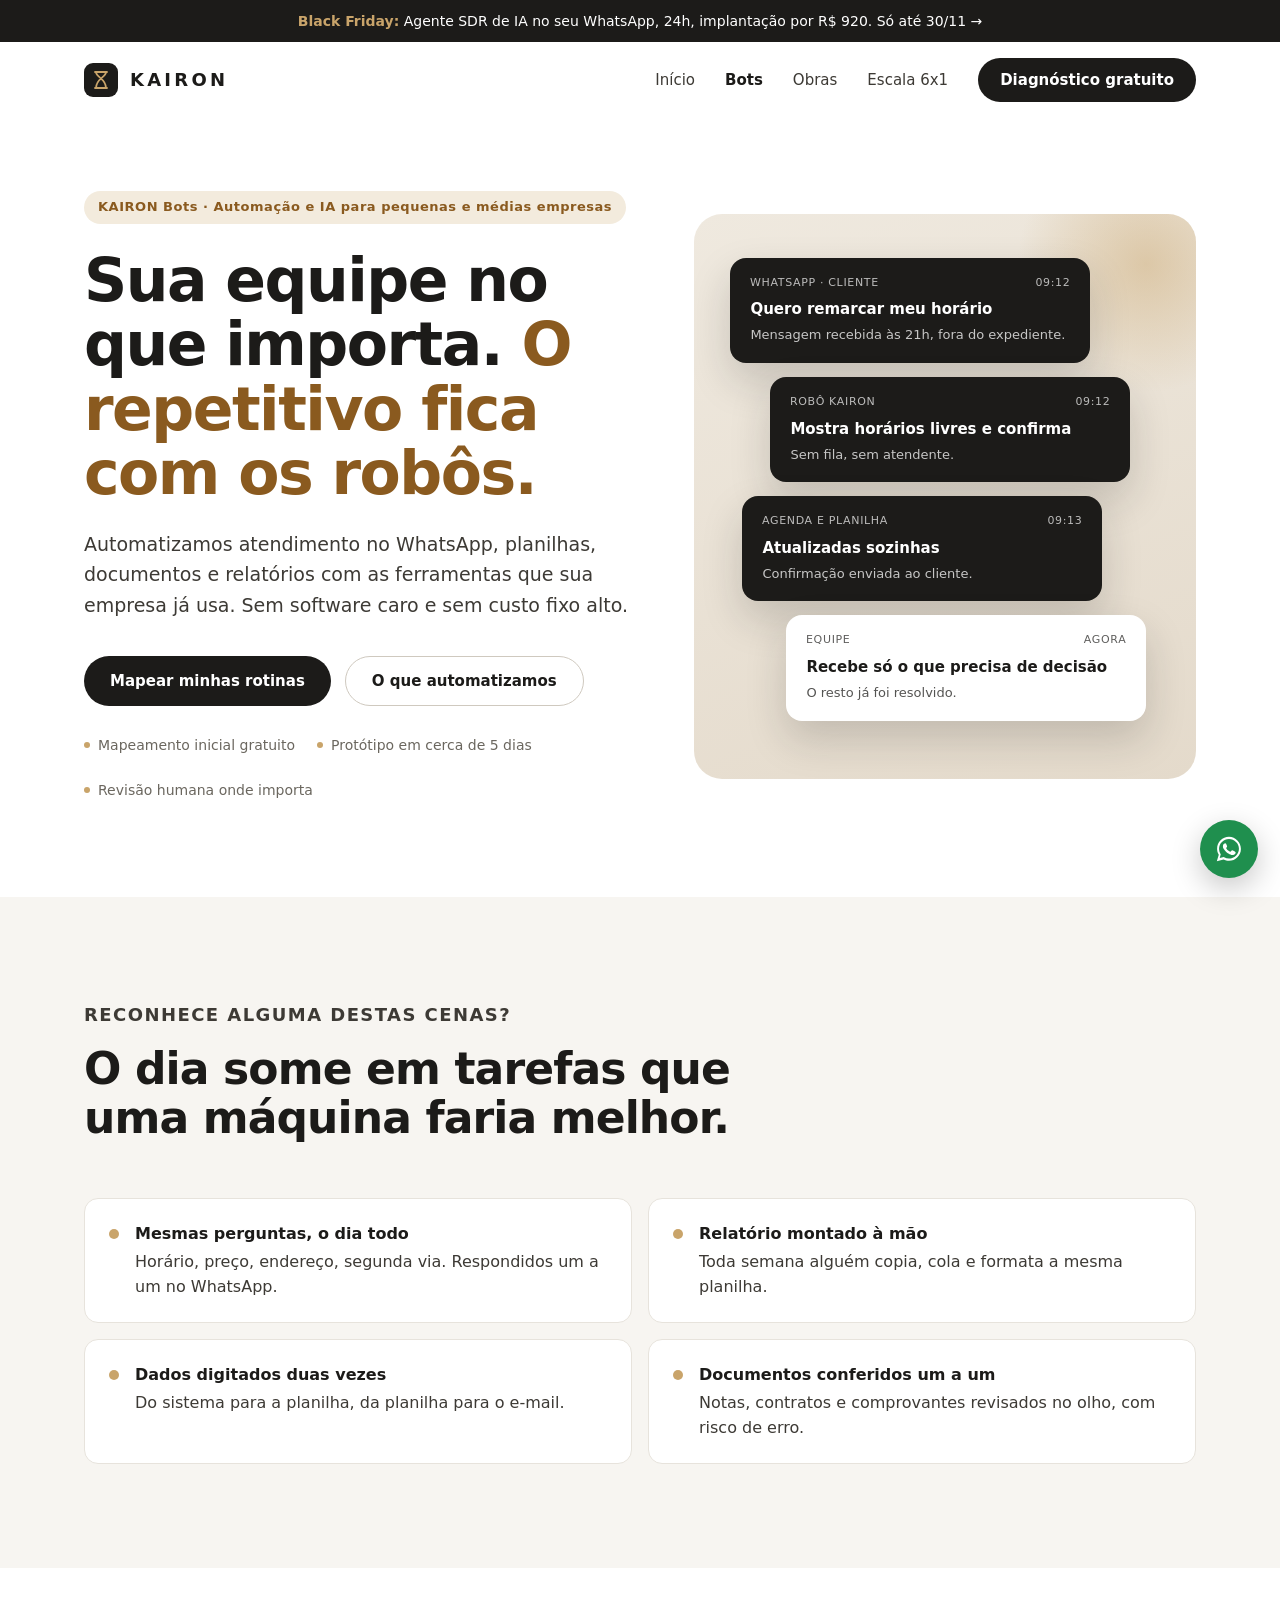
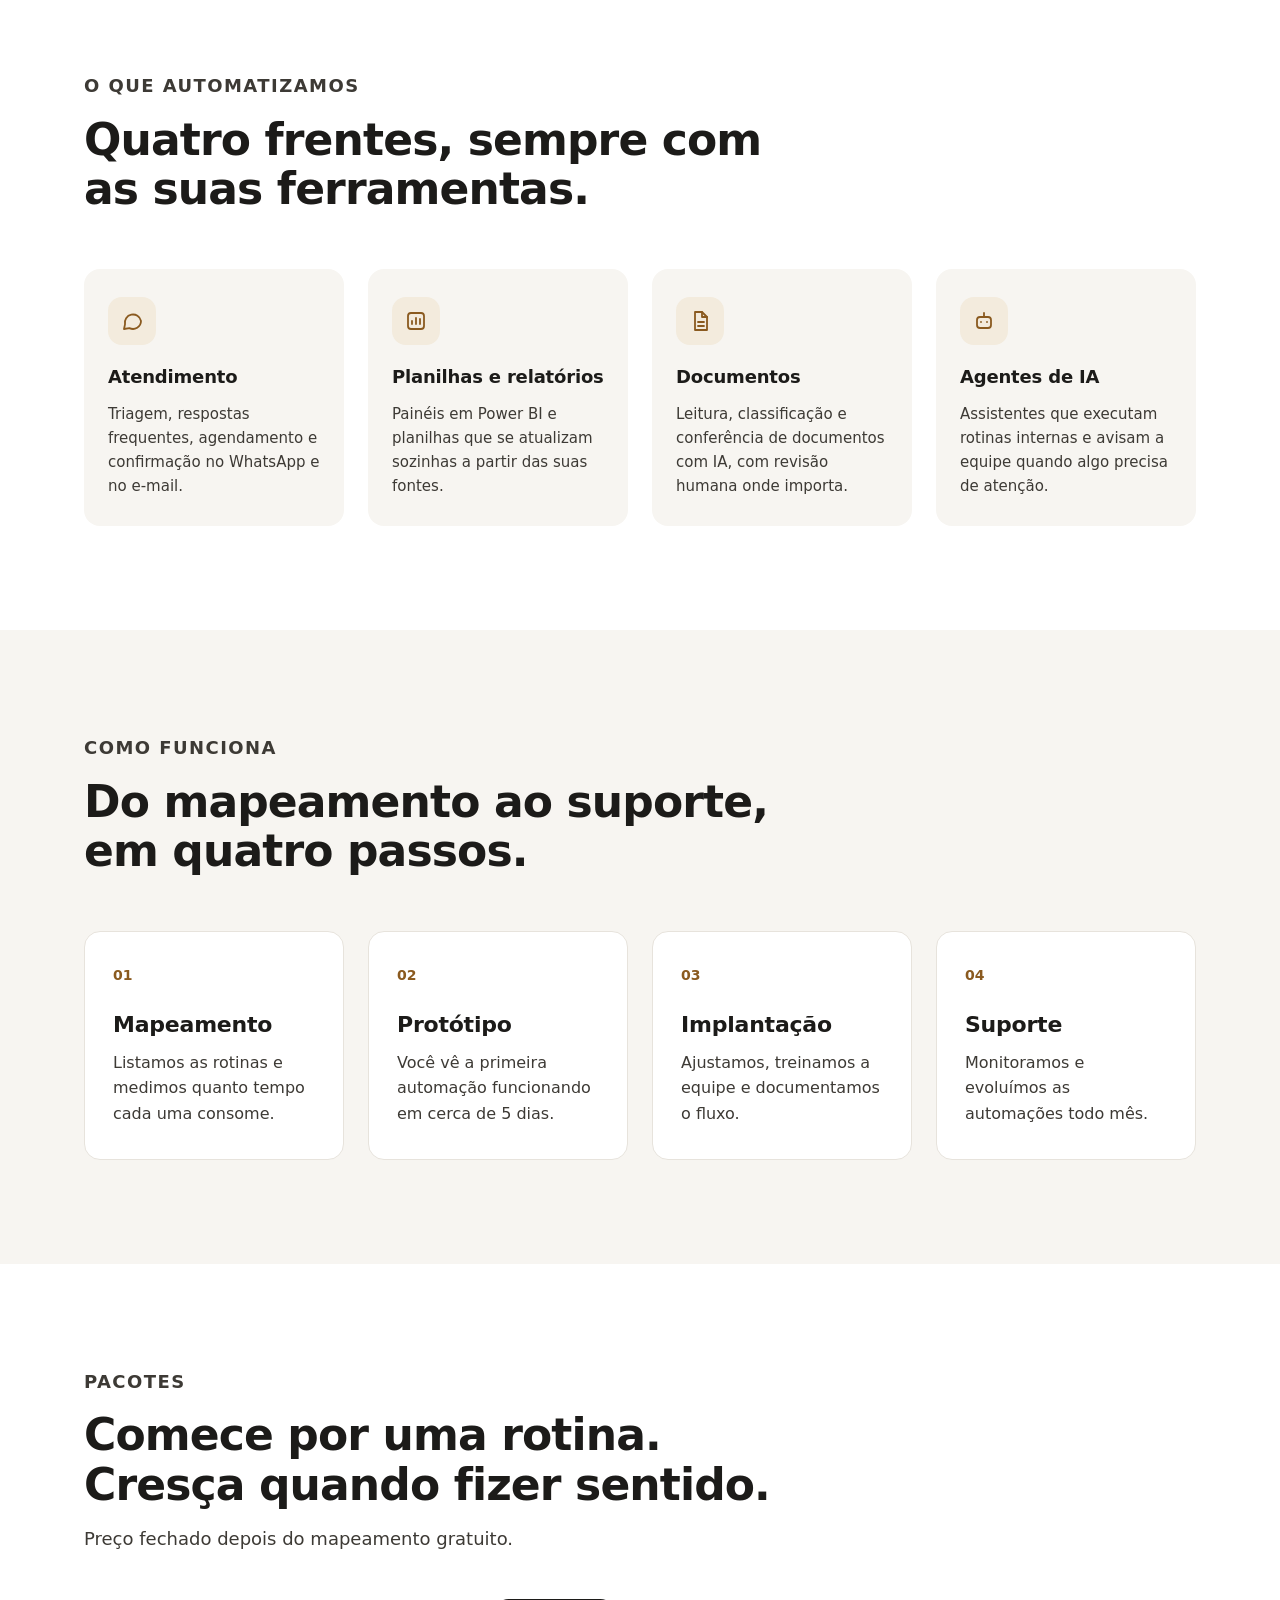
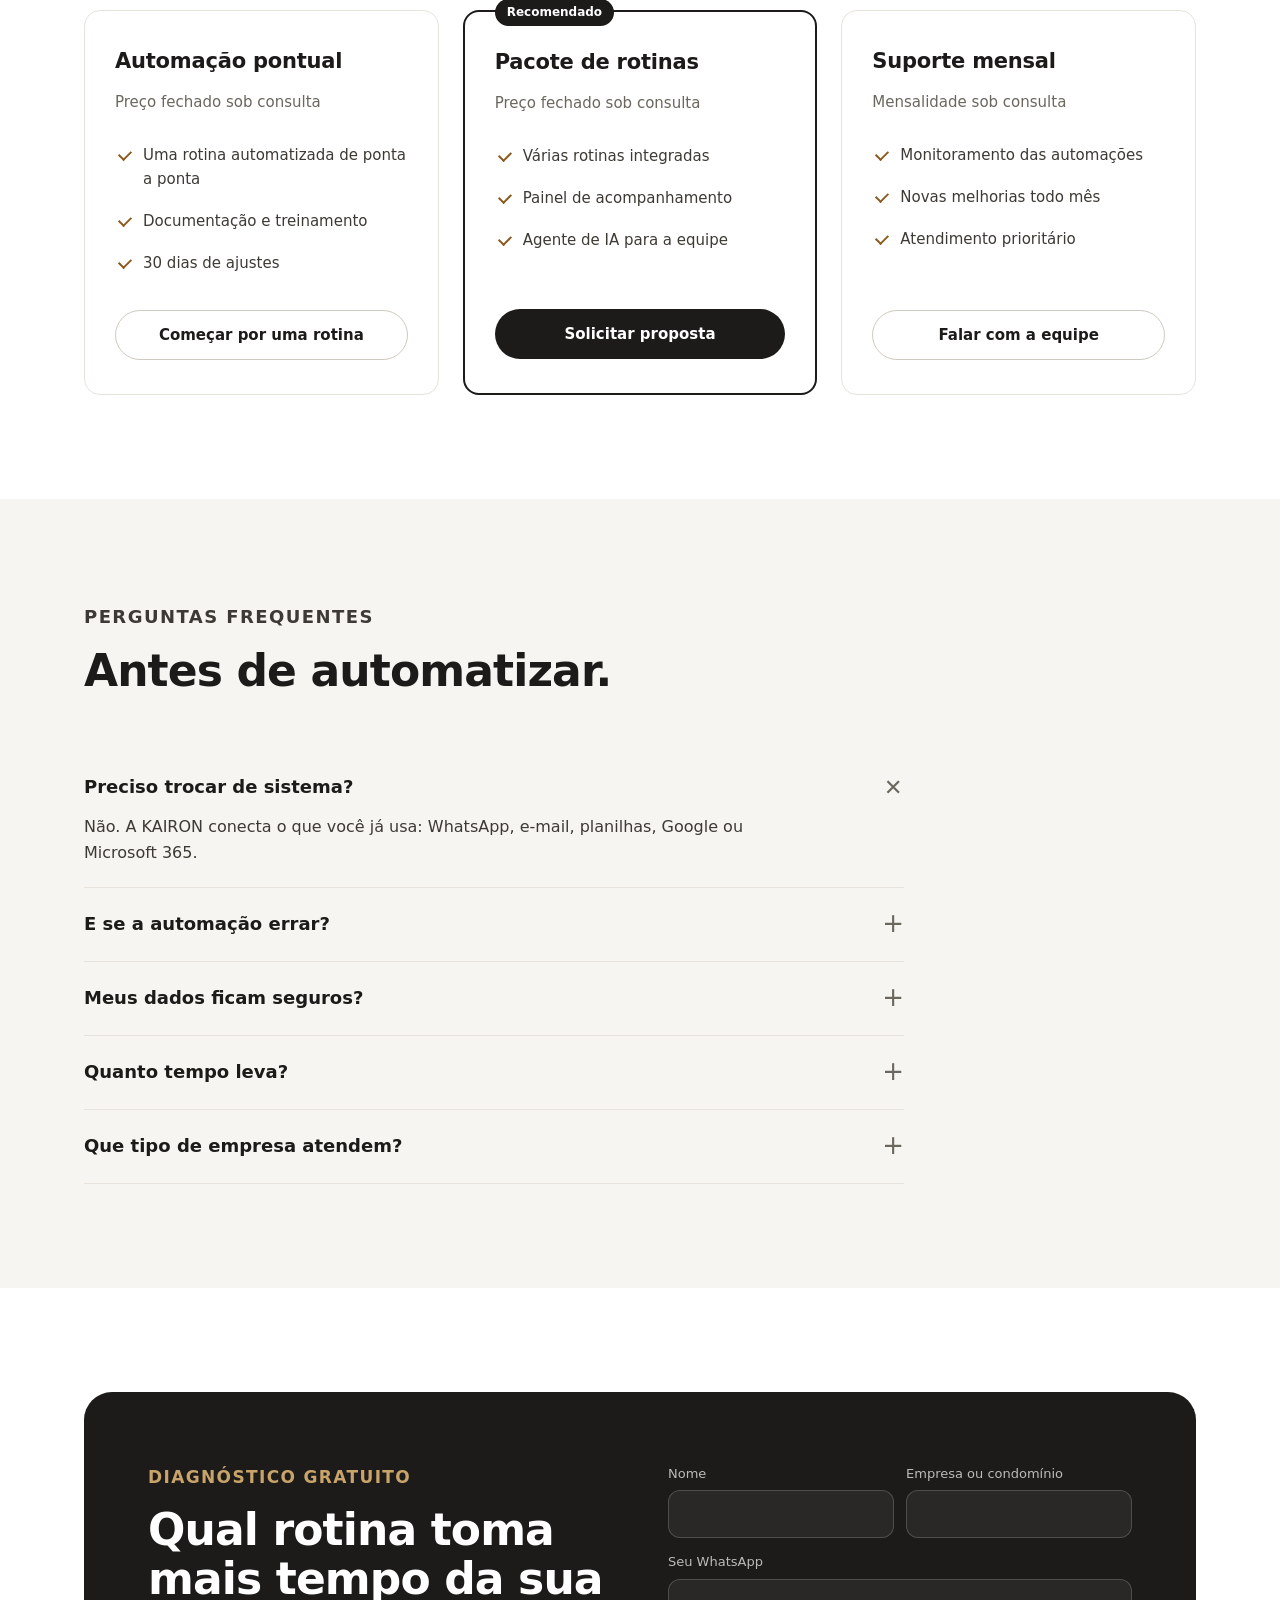
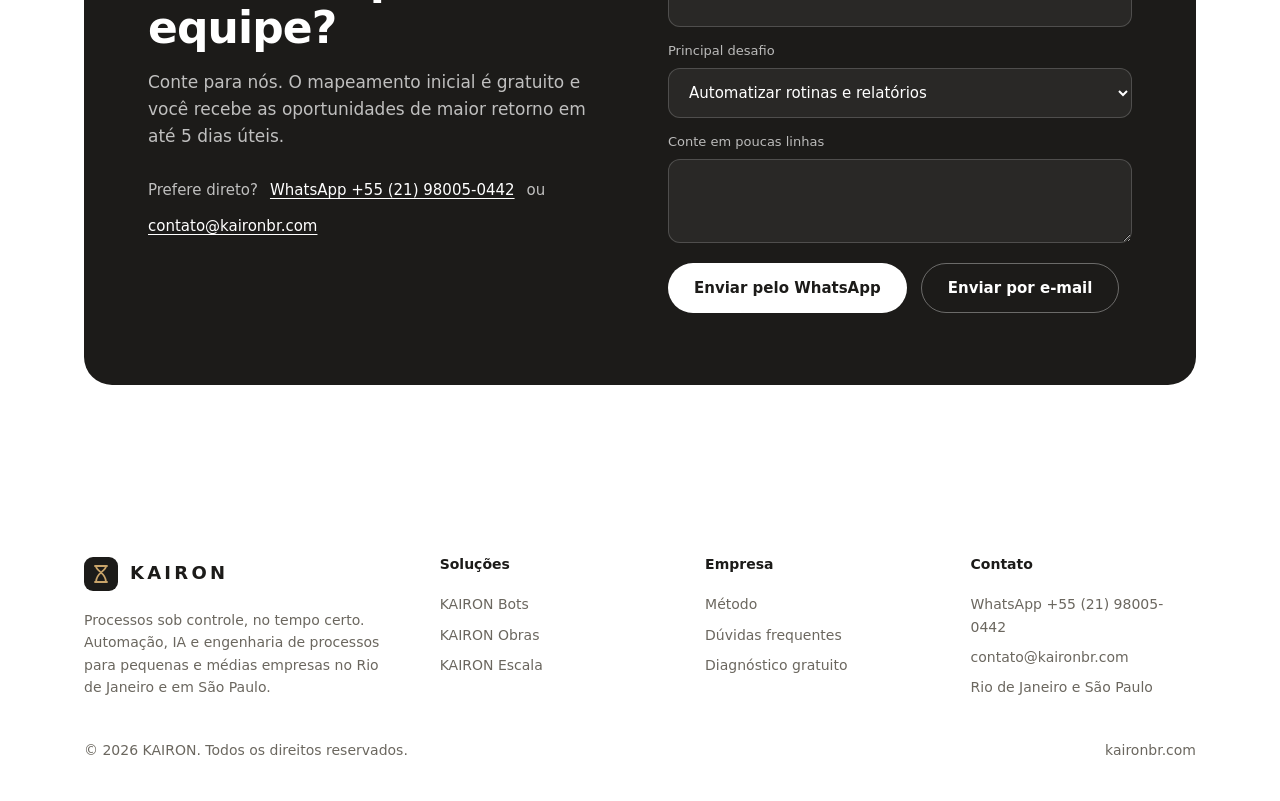
<file: bots.html>
<!DOCTYPE html>
<html lang="pt-BR">
<head>
<meta charset="utf-8">
<meta http-equiv="Content-Security-Policy" content="default-src 'none'; style-src 'self' 'unsafe-inline' https://fonts.googleapis.com; font-src https://fonts.gstatic.com; img-src 'self' data:; script-src 'self'; connect-src 'none'; form-action 'none'; base-uri 'none'; object-src 'none'; upgrade-insecure-requests">
<meta name="referrer" content="strict-origin-when-cross-origin">
<meta name="viewport" content="width=device-width, initial-scale=1">
<title>KAIRON Bots | Automação e IA para pequenas e médias empresas</title>
<meta name="description" content="Automação de atendimento no WhatsApp, planilhas, documentos e relatórios com IA para PMEs no RJ e SP. Sem software caro e sem custo fixo alto. Mapeamento gratuito.">
<link rel="canonical" href="https://kaironbr.com/bots">
<meta name="robots" content="index, follow, max-snippet:-1, max-image-preview:large">
<meta property="og:type" content="website">
<meta property="og:locale" content="pt_BR">
<meta property="og:site_name" content="KAIRON">
<meta property="og:title" content="KAIRON Bots | Automação e IA para pequenas e médias empresas">
<meta property="og:description" content="Automação de atendimento no WhatsApp, planilhas, documentos e relatórios com IA para PMEs no RJ e SP. Sem software caro e sem custo fixo alto. Mapeamento gratuito.">
<meta property="og:url" content="https://kaironbr.com/bots">
<meta name="theme-color" content="#1C1B19">
<link rel="icon" href="/assets/favicon.svg" type="image/svg+xml">
<link rel="preconnect" href="https://fonts.googleapis.com">
<link rel="preconnect" href="https://fonts.gstatic.com" crossorigin>
<link rel="stylesheet" href="https://fonts.googleapis.com/css2?family=Inter:wght@400;500;600;700&display=swap">
<link rel="stylesheet" href="/assets/site.css">
<script type="application/ld+json">
{
 "@context": "https://schema.org",
 "@graph": [
  {
   "@type": "Organization",
   "@id": "https://kaironbr.com/#org",
   "name": "KAIRON",
   "alternateName": [
    "KAIRON Bots",
    "KAIRON Obras",
    "KAIRON Escala",
    "Kairon Automação"
   ],
   "url": "https://kaironbr.com/",
   "email": "contato@kaironbr.com",
   "telephone": "+5521980050442",
   "slogan": "Processos sob controle, no tempo certo.",
   "description": "Empresa de engenharia de processos, automação com inteligência artificial e controle de obras para pequenas e médias empresas, condomínios, construtoras e clínicas no Rio de Janeiro e em São Paulo.",
   "knowsAbout": [
    "automação de processos",
    "inteligência artificial para pequenas empresas",
    "chatbot de WhatsApp",
    "automação de planilhas e relatórios",
    "Power Automate",
    "Power BI",
    "Python",
    "RPA",
    "project controls",
    "cronograma físico-financeiro",
    "curva S",
    "medição de obras",
    "escala 6x1",
    "dimensionamento de equipes",
    "Lean",
    "Seis Sigma"
   ],
   "areaServed": [
    {
     "@type": "City",
     "name": "Rio de Janeiro"
    },
    {
     "@type": "City",
     "name": "São Paulo"
    },
    {
     "@type": "Country",
     "name": "Brasil"
    }
   ],
   "contactPoint": {
    "@type": "ContactPoint",
    "contactType": "sales",
    "telephone": "+5521980050442",
    "email": "contato@kaironbr.com",
    "availableLanguage": "pt-BR"
   }
  },
  {
   "@type": "WebPage",
   "@id": "https://kaironbr.com/bots#page",
   "url": "https://kaironbr.com/bots",
   "name": "KAIRON Bots | Automação e IA para pequenas e médias empresas",
   "description": "Automação de atendimento no WhatsApp, planilhas, documentos e relatórios com IA para PMEs no RJ e SP. Sem software caro e sem custo fixo alto. Mapeamento gratuito.",
   "inLanguage": "pt-BR",
   "isPartOf": {
    "@id": "https://kaironbr.com/#site"
   },
   "about": {
    "@id": "https://kaironbr.com/#org"
   },
   "dateModified": "2026-11-23"
  },
  {
   "@type": "WebSite",
   "@id": "https://kaironbr.com/#site",
   "url": "https://kaironbr.com/",
   "name": "KAIRON",
   "inLanguage": "pt-BR",
   "publisher": {
    "@id": "https://kaironbr.com/#org"
   }
  },
  {
   "@type": "BreadcrumbList",
   "itemListElement": [
    {
     "@type": "ListItem",
     "position": 1,
     "name": "Início",
     "item": "https://kaironbr.com/"
    },
    {
     "@type": "ListItem",
     "position": 2,
     "name": "KAIRON Bots",
     "item": "https://kaironbr.com/bots"
    }
   ]
  },
  {
   "@type": "FAQPage",
   "mainEntity": [
    {
     "@type": "Question",
     "name": "Preciso trocar de sistema?",
     "acceptedAnswer": {
      "@type": "Answer",
      "text": "Não. A KAIRON conecta o que você já usa: WhatsApp, e-mail, planilhas, Google ou Microsoft 365."
     }
    },
    {
     "@type": "Question",
     "name": "E se a automação errar?",
     "acceptedAnswer": {
      "@type": "Answer",
      "text": "Toda automação tem pontos de revisão humana e alertas. Decisões importantes continuam com a sua equipe."
     }
    },
    {
     "@type": "Question",
     "name": "Meus dados ficam seguros?",
     "acceptedAnswer": {
      "@type": "Answer",
      "text": "Os dados ficam nas suas contas e ferramentas. A KAIRON segue a LGPD e acessa só o necessário."
     }
    },
    {
     "@type": "Question",
     "name": "Quanto tempo leva?",
     "acceptedAnswer": {
      "@type": "Answer",
      "text": "Você vê a primeira automação funcionando em protótipo em cerca de 5 dias. Depois vêm ajustes, treinamento e documentação."
     }
    },
    {
     "@type": "Question",
     "name": "Que tipo de empresa atendem?",
     "acceptedAnswer": {
      "@type": "Answer",
      "text": "Pequenas e médias empresas de serviço, clínicas, condomínios, administradoras, escritórios e comércio, no Rio de Janeiro, em São Paulo ou remotamente."
     }
    }
   ]
  },
  {
   "@type": "Service",
   "name": "KAIRON Bots",
   "description": "Automação de atendimento no WhatsApp, planilhas, documentos e relatórios com IA para pequenas e médias empresas, usando as ferramentas que a empresa já usa.",
   "url": "https://kaironbr.com/bots",
   "provider": {
    "@id": "https://kaironbr.com/#org"
   },
   "areaServed": [
    "Rio de Janeiro",
    "São Paulo",
    "Brasil"
   ],
   "hasOfferCatalog": {
    "@type": "OfferCatalog",
    "name": "KAIRON Bots",
    "itemListElement": [
     {
      "@type": "Offer",
      "itemOffered": {
       "@type": "Service",
       "name": "Automação pontual"
      }
     },
     {
      "@type": "Offer",
      "itemOffered": {
       "@type": "Service",
       "name": "Pacote de rotinas"
      }
     },
     {
      "@type": "Offer",
      "itemOffered": {
       "@type": "Service",
       "name": "Suporte mensal"
      }
     }
    ]
   }
  }
 ]
}
</script>
</head>
<body data-wa="5521980050442">
<a class="skip" href="#conteudo">Pular para o conteúdo</a>
<a class='promo' href='/black-friday'><b>Black Friday:</b> Agente SDR de IA no seu WhatsApp, 24h, implantação por R$ 920. Só até 30/11 →</a>
<header id="top"><div class="wrap nav">
  <a href="/" class="brand" aria-label="KAIRON, página inicial"><svg viewBox='0 0 34 34' aria-hidden='true'><rect width='34' height='34' rx='9' fill='#1C1B19'/><path d='M11 9h12M11 25h12M12 9c0 5.5 10 6.5 10 16M22 9c0 5.5-10 6.5-10 16' stroke='#C9A46A' stroke-width='1.8' fill='none' stroke-linecap='round'/></svg>KAIRON</a>
  <nav class="menu" id="menu" aria-label="Principal"><a href='/'>Início</a><a href='/bots' class=active aria-current=page>Bots</a><a href='/obras'>Obras</a><a href='/escala'>Escala 6x1</a><a href="#diagnostico" class="btn btn-dark btn-sm">Diagnóstico gratuito</a></nav>
  <button class="burger" id="burger" aria-label="Abrir menu" aria-expanded="false" aria-controls="menu">☰</button>
</div></header>
<main id="conteudo">

<section class="hero"><div class="wrap hero-grid">
  <div>
    <span class="eyebrow">KAIRON Bots · Automação e IA para pequenas e médias empresas</span>
    <h1>Sua equipe no que importa. <em>O repetitivo fica com os robôs.</em></h1>
    <p class="lead">Automatizamos atendimento no WhatsApp, planilhas, documentos e relatórios com as ferramentas que sua empresa já usa. Sem software caro e sem custo fixo alto.</p>
    <div class="cta-row"><a href="#diagnostico" class="btn btn-dark">Mapear minhas rotinas</a><a href="#automatizamos" class="btn btn-ghost">O que automatizamos</a></div>
    <div class="trust"><span>Mapeamento inicial gratuito</span><span>Protótipo em cerca de 5 dias</span><span>Revisão humana onde importa</span></div>
  </div>
  <div class="visual"><div class='note'><div class='top'><span>WhatsApp · Cliente</span><span>09:12</span></div><b>Quero remarcar meu horário</b><small>Mensagem recebida às 21h, fora do expediente.</small></div><div class='note'><div class='top'><span>Robô KAIRON</span><span>09:12</span></div><b>Mostra horários livres e confirma</b><small>Sem fila, sem atendente.</small></div><div class='note'><div class='top'><span>Agenda e planilha</span><span>09:13</span></div><b>Atualizadas sozinhas</b><small>Confirmação enviada ao cliente.</small></div><div class='note'><div class='top'><span>Equipe</span><span>agora</span></div><b>Recebe só o que precisa de decisão</b><small>O resto já foi resolvido.</small></div></div>
</div></section>
<section class="soft"><div class="wrap">
  <div class='head'><p class='kicker'>Reconhece alguma destas cenas?</p><h2>O dia some em tarefas que uma máquina faria melhor.</h2></div>
  <div class='pains'><div class='pain'><span class='dot'></span><div><b>Mesmas perguntas, o dia todo</b>Horário, preço, endereço, segunda via. Respondidos um a um no WhatsApp.</div></div><div class='pain'><span class='dot'></span><div><b>Relatório montado à mão</b>Toda semana alguém copia, cola e formata a mesma planilha.</div></div><div class='pain'><span class='dot'></span><div><b>Dados digitados duas vezes</b>Do sistema para a planilha, da planilha para o e-mail.</div></div><div class='pain'><span class='dot'></span><div><b>Documentos conferidos um a um</b>Notas, contratos e comprovantes revisados no olho, com risco de erro.</div></div></div>
</div></section>
<section id="automatizamos"><div class="wrap">
  <div class='head'><p class='kicker'>O que automatizamos</p><h2>Quatro frentes, sempre com as suas ferramentas.</h2></div>
  <div class="grid g4">
    <div class="tile"><div class='ico'><svg viewBox='0 0 24 24'><path d='M21 12a8 8 0 0 1-11.6 7.1L4 20l1-4.6A8 8 0 1 1 21 12z'/></svg></div><h3>Atendimento</h3><p>Triagem, respostas frequentes, agendamento e confirmação no WhatsApp e no e-mail.</p></div>
    <div class="tile"><div class='ico'><svg viewBox='0 0 24 24'><rect x='4' y='4' width='16' height='16' rx='3'/><path d='M8 15v-3M12 15V9M16 15v-5'/></svg></div><h3>Planilhas e relatórios</h3><p>Painéis em Power BI e planilhas que se atualizam sozinhas a partir das suas fontes.</p></div>
    <div class="tile"><div class='ico'><svg viewBox='0 0 24 24'><path d='M7 3h7l5 5v13H7z'/><path d='M14 3v5h5M10 13h6M10 17h6'/></svg></div><h3>Documentos</h3><p>Leitura, classificação e conferência de documentos com IA, com revisão humana onde importa.</p></div>
    <div class="tile"><div class='ico'><svg viewBox='0 0 24 24'><rect x='5' y='8' width='14' height='11' rx='3'/><path d='M12 4v4M9 13h.01M15 13h.01'/></svg></div><h3>Agentes de IA</h3><p>Assistentes que executam rotinas internas e avisam a equipe quando algo precisa de atenção.</p></div>
  </div>
</div></section>
<section class="soft"><div class="wrap">
  <div class='head'><p class='kicker'>Como funciona</p><h2>Do mapeamento ao suporte, em quatro passos.</h2></div>
  <div class='grid g4'><div class='step'><span class='n'>01</span><h3>Mapeamento</h3><p>Listamos as rotinas e medimos quanto tempo cada uma consome.</p></div><div class='step'><span class='n'>02</span><h3>Protótipo</h3><p>Você vê a primeira automação funcionando em cerca de 5 dias.</p></div><div class='step'><span class='n'>03</span><h3>Implantação</h3><p>Ajustamos, treinamos a equipe e documentamos o fluxo.</p></div><div class='step'><span class='n'>04</span><h3>Suporte</h3><p>Monitoramos e evoluímos as automações todo mês.</p></div></div>
</div></section>
<section id="pacotes"><div class="wrap">
  <div class='head'><p class='kicker'>Pacotes</p><h2>Comece por uma rotina. Cresça quando fizer sentido.</h2><p>Preço fechado depois do mapeamento gratuito.</p></div>
  <div class='grid g3'><div class='price'><h3>Automação pontual</h3><p class='val'>Preço fechado sob consulta</p><ul><li>Uma rotina automatizada de ponta a ponta</li><li>Documentação e treinamento</li><li>30 dias de ajustes</li></ul><a href='#diagnostico' class='btn btn-ghost'>Começar por uma rotina</a></div><div class='price featured'><span class=badge>Recomendado</span><h3>Pacote de rotinas</h3><p class='val'>Preço fechado sob consulta</p><ul><li>Várias rotinas integradas</li><li>Painel de acompanhamento</li><li>Agente de IA para a equipe</li></ul><a href='#diagnostico' class='btn btn-dark'>Solicitar proposta</a></div><div class='price'><h3>Suporte mensal</h3><p class='val'>Mensalidade sob consulta</p><ul><li>Monitoramento das automações</li><li>Novas melhorias todo mês</li><li>Atendimento prioritário</li></ul><a href='#diagnostico' class='btn btn-ghost'>Falar com a equipe</a></div></div>
</div></section>
<section class="soft"><div class="wrap"><div class='head'><p class='kicker'>Perguntas frequentes</p><h2>Antes de automatizar.</h2></div><div class='faq'><details open><summary>Preciso trocar de sistema?</summary><p>Não. A KAIRON conecta o que você já usa: WhatsApp, e-mail, planilhas, Google ou Microsoft 365.</p></details><details><summary>E se a automação errar?</summary><p>Toda automação tem pontos de revisão humana e alertas. Decisões importantes continuam com a sua equipe.</p></details><details><summary>Meus dados ficam seguros?</summary><p>Os dados ficam nas suas contas e ferramentas. A KAIRON segue a LGPD e acessa só o necessário.</p></details><details><summary>Quanto tempo leva?</summary><p>Você vê a primeira automação funcionando em protótipo em cerca de 5 dias. Depois vêm ajustes, treinamento e documentação.</p></details><details><summary>Que tipo de empresa atendem?</summary><p>Pequenas e médias empresas de serviço, clínicas, condomínios, administradoras, escritórios e comércio, no Rio de Janeiro, em São Paulo ou remotamente.</p></details></div></div></section>
<section style="padding-bottom:0"></section>

<section id="diagnostico" style="padding-top:0"><div class="wrap"><div class="final">
  <div>
    <p class="kicker">Diagnóstico gratuito</p>
    <h2>Qual rotina toma mais tempo da sua equipe?</h2>
    <p>Conte para nós. O mapeamento inicial é gratuito e você recebe as oportunidades de maior retorno em até 5 dias úteis.</p>
    <div class="alt">Prefere direto? <a href="https://wa.me/5521980050442" target="_blank" rel="noopener">WhatsApp +55 (21) 98005-0442</a> ou <a href="mailto:contato@kaironbr.com">contato@kaironbr.com</a></div>
  </div>
  <form id="diag-form">
    <div class="form-row">
      <label>Nome<input name="nome" required autocomplete="name"></label>
      <label>Empresa ou condomínio<input name="empresa" required autocomplete="organization"></label>
    </div>
    <label>Seu WhatsApp<input name="whatsapp" type="tel" autocomplete="tel"></label>
    <label>Principal desafio<select name="desafio"><option selected>Automatizar rotinas e relatórios</option><option>Controlar prazo, custo e medições de obra</option><option>Revisar a escala da equipe (6x1)</option><option>Ainda não sei</option></select></label>
    <label>Conte em poucas linhas<textarea name="msg" rows="3"></textarea></label>
    <div class="cta-row" style="margin:6px 0 0">
      <button class="btn btn-light" type="submit" value="wa">Enviar pelo WhatsApp</button>
      <button class="btn btn-ghost" style="color:#fff;border-color:rgba(255,255,255,.35)" type="submit" value="email">Enviar por e-mail</button>
    </div>
  </form>
</div></div></section>
</main>
<footer><div class="wrap">
  <div class="foot">
    <div><a href="/" class="brand" style="margin-bottom:14px;color:var(--ink)"><svg viewBox='0 0 34 34' aria-hidden='true'><rect width='34' height='34' rx='9' fill='#1C1B19'/><path d='M11 9h12M11 25h12M12 9c0 5.5 10 6.5 10 16M22 9c0 5.5-10 6.5-10 16' stroke='#C9A46A' stroke-width='1.8' fill='none' stroke-linecap='round'/></svg>KAIRON</a>
      <p>Processos sob controle, no tempo certo. Automação, IA e engenharia de processos para pequenas e médias empresas no Rio de Janeiro e em São Paulo.</p></div>
    <div><h4>Soluções</h4><a href="/bots">KAIRON Bots</a><a href="/obras">KAIRON Obras</a><a href="/escala">KAIRON Escala</a></div>
    <div><h4>Empresa</h4><a href="/#como-funciona">Método</a><a href="/#duvidas">Dúvidas frequentes</a><a href="#diagnostico">Diagnóstico gratuito</a></div>
    <div><h4>Contato</h4><a href="https://wa.me/5521980050442" target="_blank" rel="noopener">WhatsApp +55 (21) 98005-0442</a><a href="mailto:contato@kaironbr.com">contato@kaironbr.com</a><p style="padding-top:4px">Rio de Janeiro e São Paulo</p></div>
  </div>
  <div class="legal"><span>© 2026 KAIRON. Todos os direitos reservados.</span><span>kaironbr.com</span></div>
</div></footer>
<a class="wa-float" href="https://wa.me/5521980050442?text=Ol%C3%A1!%20Vim%20pelo%20site%20da%20KAIRON." target="_blank" rel="noopener" aria-label="Falar no WhatsApp"><svg viewBox='0 0 32 32' aria-hidden='true'><path fill='#fff' d='M16 3C9 3 3.3 8.6 3.3 15.6c0 2.3.6 4.5 1.8 6.4L3 29l7.2-1.9c1.8 1 3.8 1.5 5.8 1.5 7 0 12.7-5.6 12.7-12.6S23 3 16 3zm0 23.2c-1.8 0-3.6-.5-5.2-1.4l-.4-.2-4.3 1.1 1.1-4.1-.2-.4c-1-1.6-1.6-3.5-1.6-5.4C5.4 9.9 10.2 5.2 16 5.2s10.6 4.7 10.6 10.5S21.8 26.2 16 26.2zm5.8-7.9c-.3-.2-1.9-.9-2.2-1-.3-.1-.5-.2-.7.2-.2.3-.8 1-1 1.2-.2.2-.4.2-.7.1-.3-.2-1.3-.5-2.5-1.5-.9-.8-1.6-1.8-1.7-2.1-.2-.3 0-.5.1-.6l.5-.6c.2-.2.2-.3.3-.5.1-.2 0-.4 0-.6l-1-2.4c-.3-.6-.5-.5-.7-.5h-.6c-.2 0-.6.1-.9.4-.3.3-1.2 1.1-1.2 2.8s1.2 3.2 1.4 3.4c.2.2 2.4 3.6 5.7 5 .8.3 1.4.5 1.9.7.8.3 1.5.2 2.1.1.6-.1 1.9-.8 2.2-1.5.3-.7.3-1.4.2-1.5-.1-.2-.3-.3-.6-.4z'/></svg></a>
<script src="/assets/site.js" defer></script>
</body>
</html>
</file>
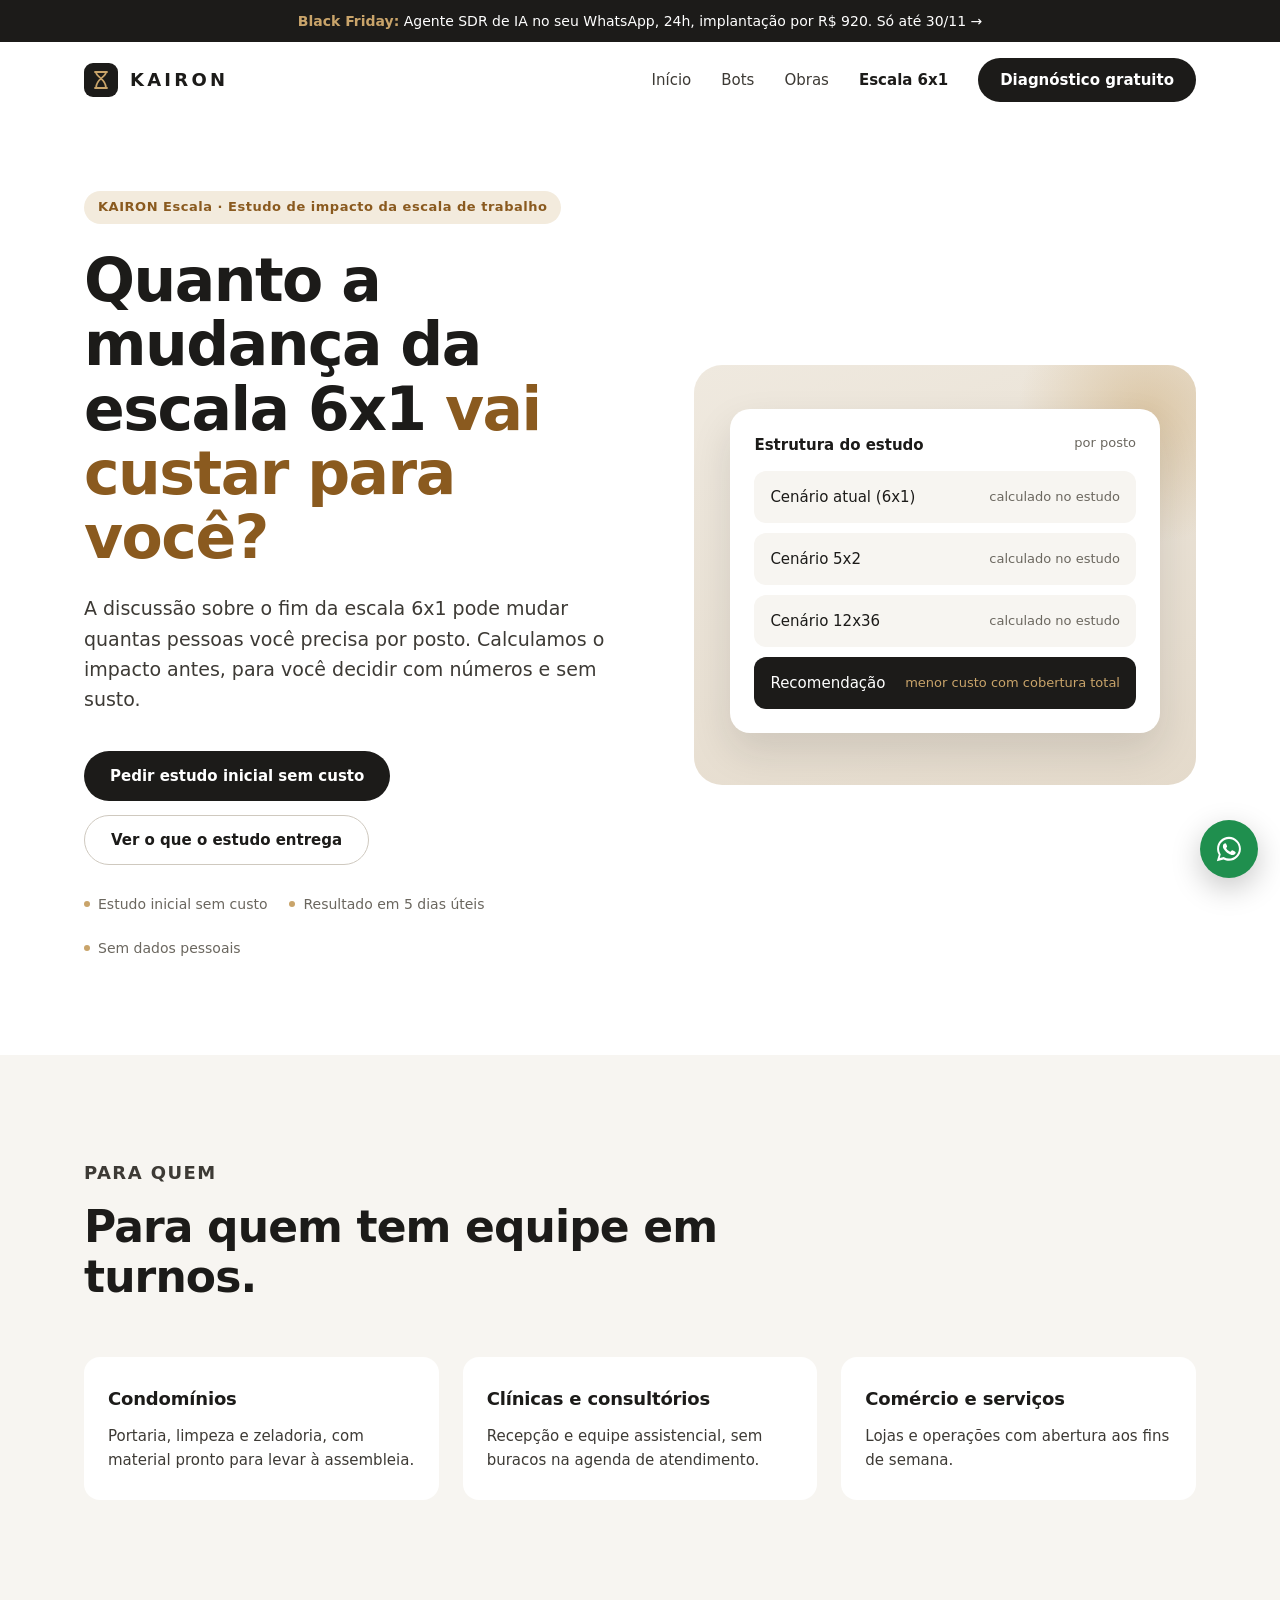
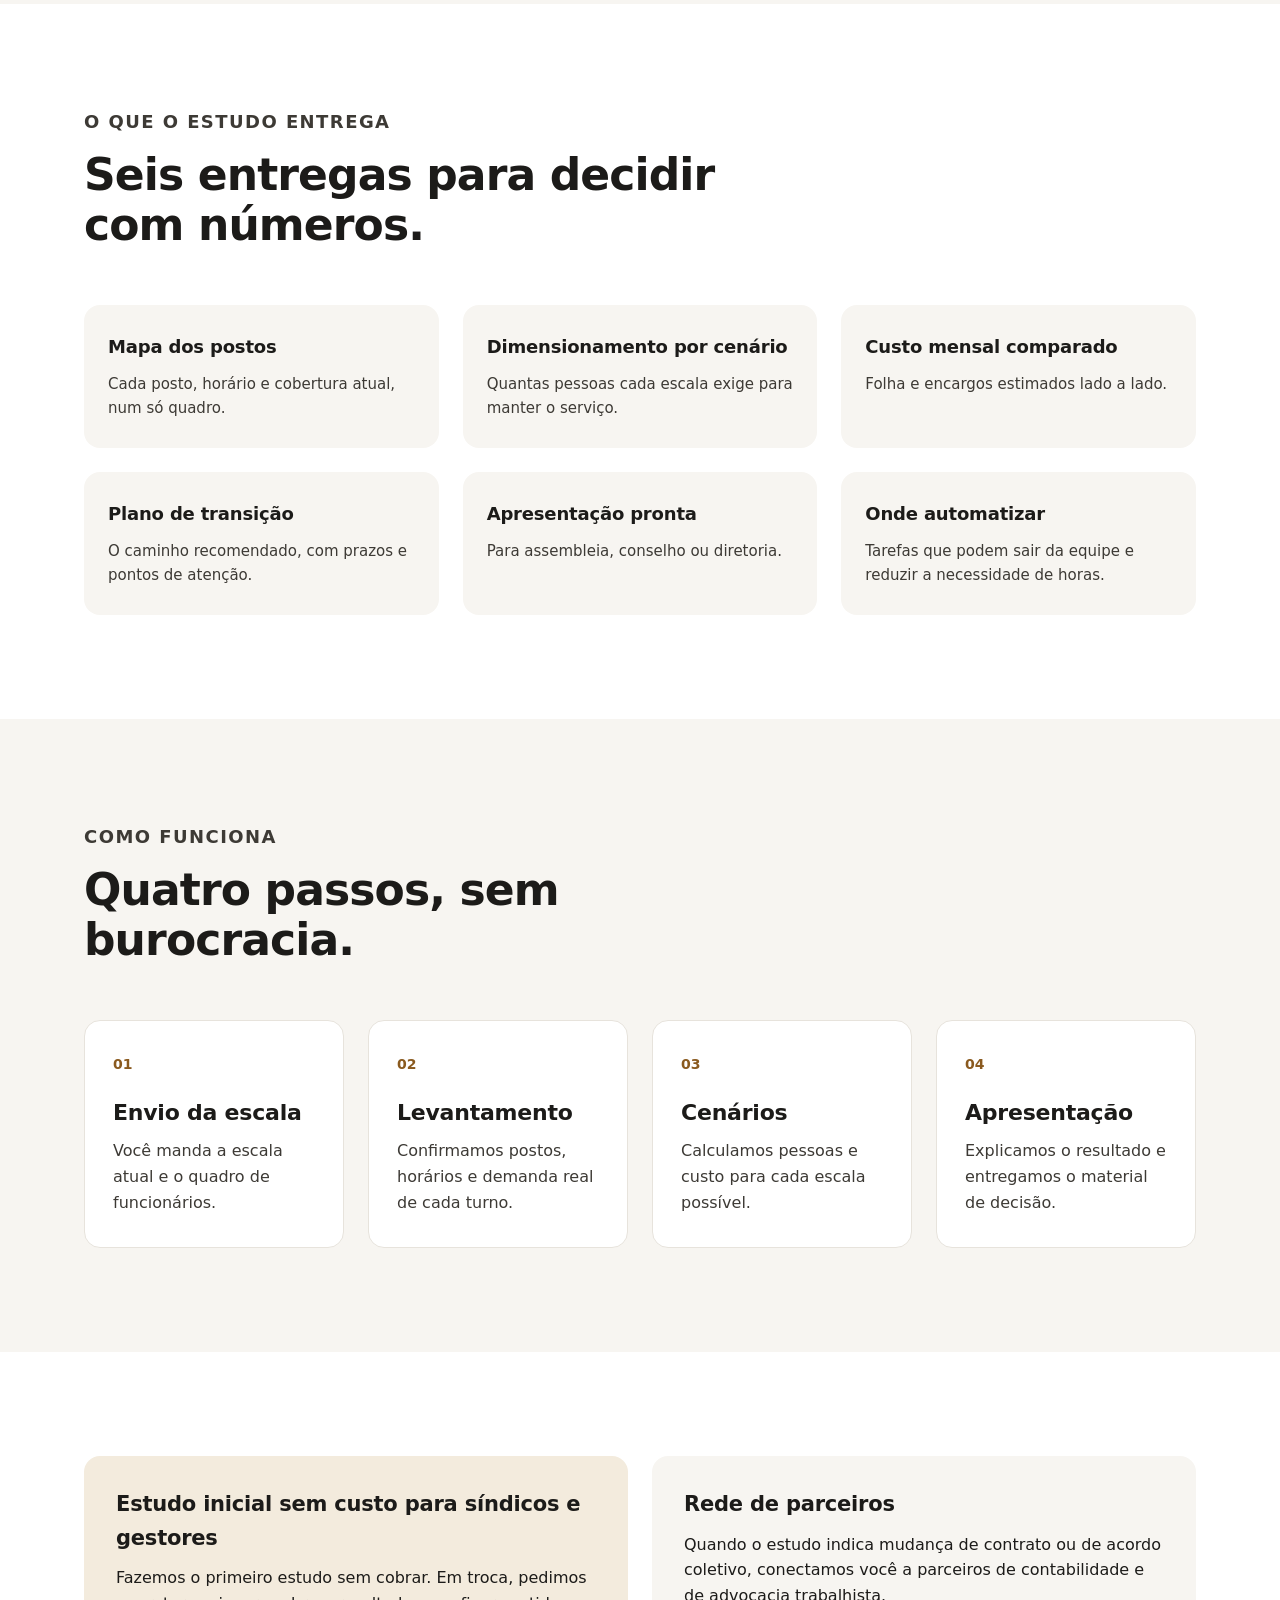
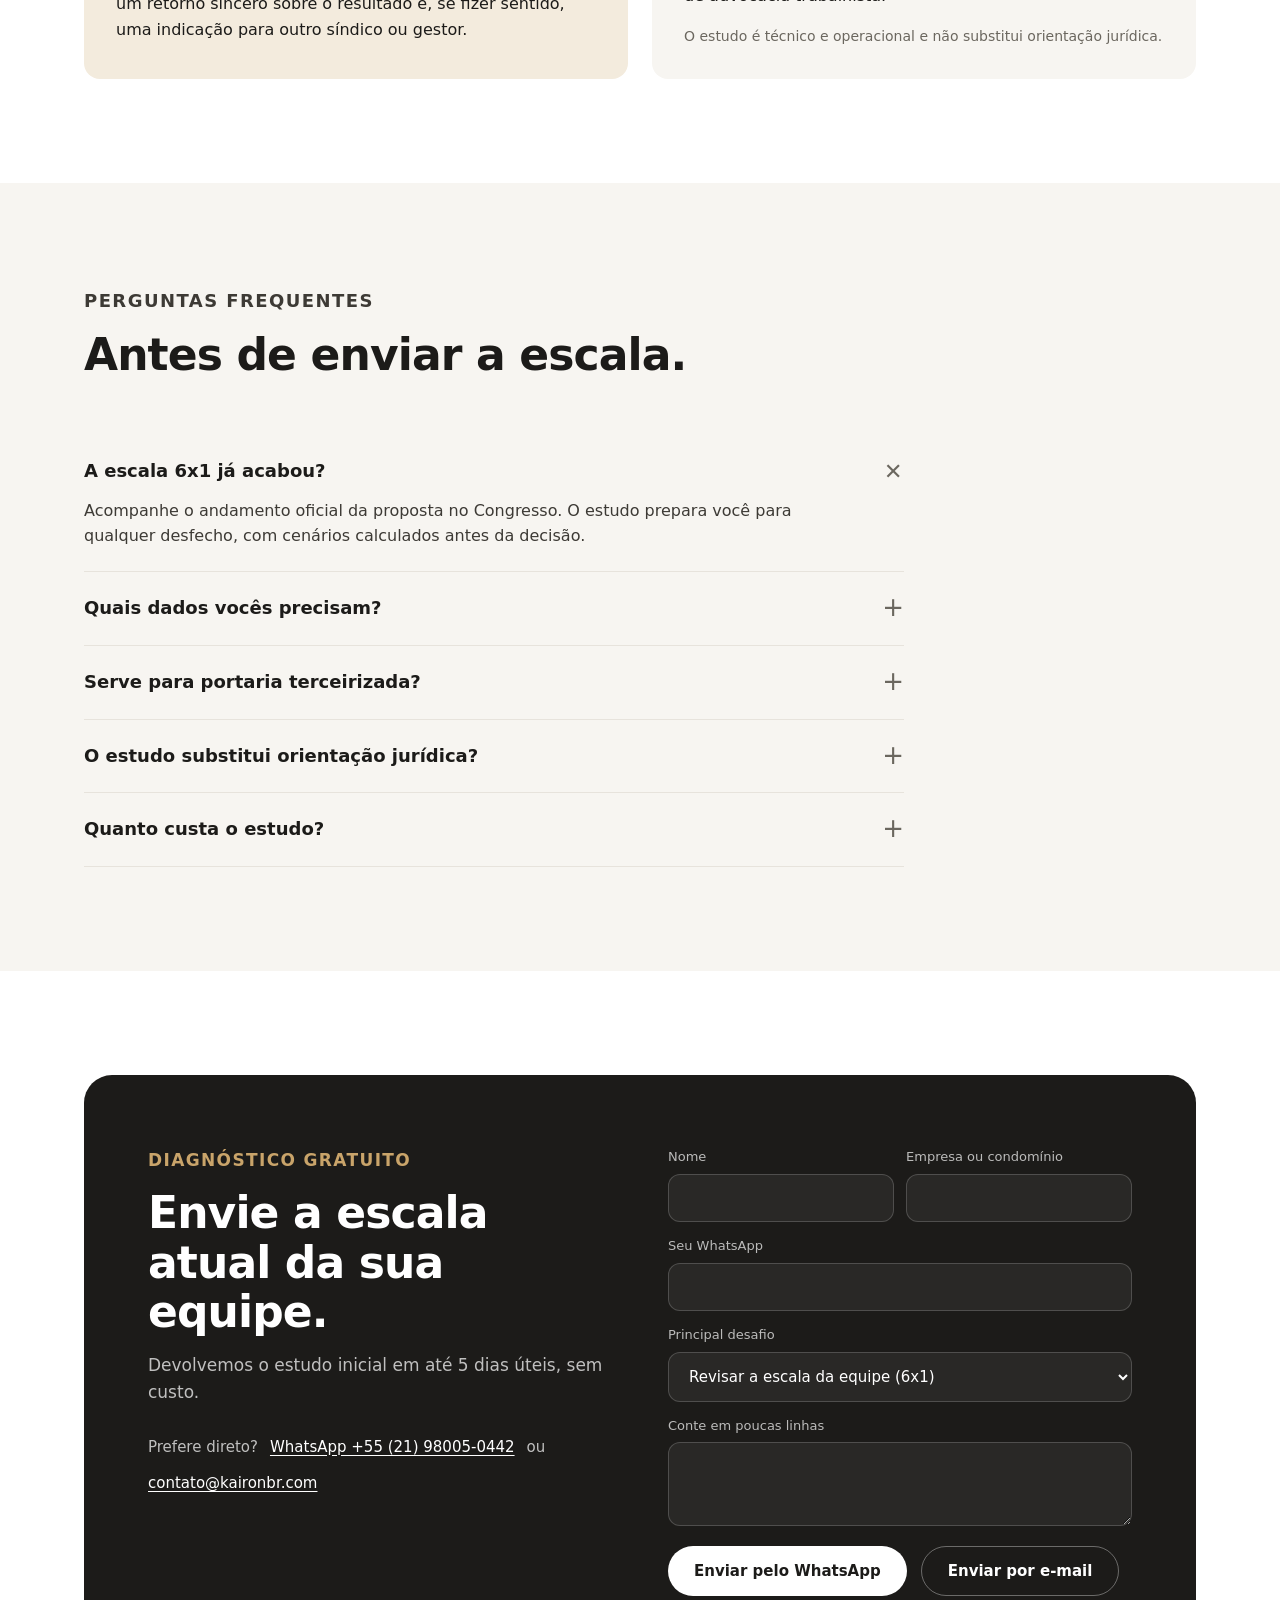
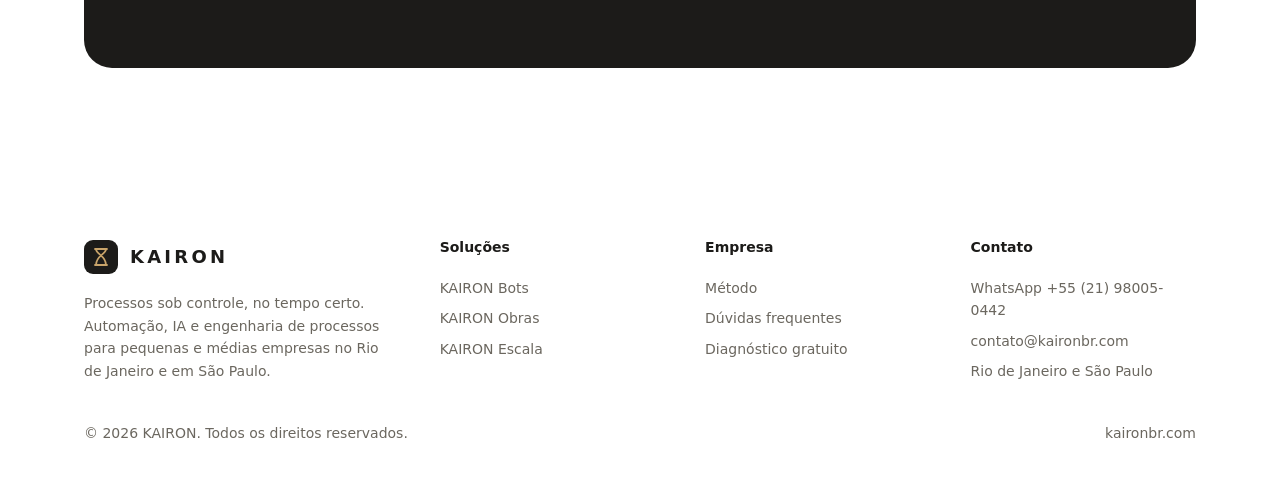
<file: escala.html>
<!DOCTYPE html>
<html lang="pt-BR">
<head>
<meta charset="utf-8">
<meta http-equiv="Content-Security-Policy" content="default-src 'none'; style-src 'self' 'unsafe-inline' https://fonts.googleapis.com; font-src https://fonts.gstatic.com; img-src 'self' data:; script-src 'self'; connect-src 'none'; form-action 'none'; base-uri 'none'; object-src 'none'; upgrade-insecure-requests">
<meta name="referrer" content="strict-origin-when-cross-origin">
<meta name="viewport" content="width=device-width, initial-scale=1">
<title>KAIRON Escala | Estudo de impacto do fim da escala 6x1</title>
<meta name="description" content="Quanto o fim da escala 6x1 vai custar para seu condomínio, clínica ou comércio? Dimensionamento de postos e custo por cenário (6x1, 5x2, 12x36). Estudo inicial sem custo.">
<link rel="canonical" href="https://kaironbr.com/escala">
<meta name="robots" content="index, follow, max-snippet:-1, max-image-preview:large">
<meta property="og:type" content="website">
<meta property="og:locale" content="pt_BR">
<meta property="og:site_name" content="KAIRON">
<meta property="og:title" content="KAIRON Escala | Estudo de impacto do fim da escala 6x1">
<meta property="og:description" content="Quanto o fim da escala 6x1 vai custar para seu condomínio, clínica ou comércio? Dimensionamento de postos e custo por cenário (6x1, 5x2, 12x36). Estudo inicial sem custo.">
<meta property="og:url" content="https://kaironbr.com/escala">
<meta name="theme-color" content="#1C1B19">
<link rel="icon" href="/assets/favicon.svg" type="image/svg+xml">
<link rel="preconnect" href="https://fonts.googleapis.com">
<link rel="preconnect" href="https://fonts.gstatic.com" crossorigin>
<link rel="stylesheet" href="https://fonts.googleapis.com/css2?family=Inter:wght@400;500;600;700&display=swap">
<link rel="stylesheet" href="/assets/site.css">
<script type="application/ld+json">
{
 "@context": "https://schema.org",
 "@graph": [
  {
   "@type": "Organization",
   "@id": "https://kaironbr.com/#org",
   "name": "KAIRON",
   "alternateName": [
    "KAIRON Bots",
    "KAIRON Obras",
    "KAIRON Escala",
    "Kairon Automação"
   ],
   "url": "https://kaironbr.com/",
   "email": "contato@kaironbr.com",
   "telephone": "+5521980050442",
   "slogan": "Processos sob controle, no tempo certo.",
   "description": "Empresa de engenharia de processos, automação com inteligência artificial e controle de obras para pequenas e médias empresas, condomínios, construtoras e clínicas no Rio de Janeiro e em São Paulo.",
   "knowsAbout": [
    "automação de processos",
    "inteligência artificial para pequenas empresas",
    "chatbot de WhatsApp",
    "automação de planilhas e relatórios",
    "Power Automate",
    "Power BI",
    "Python",
    "RPA",
    "project controls",
    "cronograma físico-financeiro",
    "curva S",
    "medição de obras",
    "escala 6x1",
    "dimensionamento de equipes",
    "Lean",
    "Seis Sigma"
   ],
   "areaServed": [
    {
     "@type": "City",
     "name": "Rio de Janeiro"
    },
    {
     "@type": "City",
     "name": "São Paulo"
    },
    {
     "@type": "Country",
     "name": "Brasil"
    }
   ],
   "contactPoint": {
    "@type": "ContactPoint",
    "contactType": "sales",
    "telephone": "+5521980050442",
    "email": "contato@kaironbr.com",
    "availableLanguage": "pt-BR"
   }
  },
  {
   "@type": "WebPage",
   "@id": "https://kaironbr.com/escala#page",
   "url": "https://kaironbr.com/escala",
   "name": "KAIRON Escala | Estudo de impacto do fim da escala 6x1",
   "description": "Quanto o fim da escala 6x1 vai custar para seu condomínio, clínica ou comércio? Dimensionamento de postos e custo por cenário (6x1, 5x2, 12x36). Estudo inicial sem custo.",
   "inLanguage": "pt-BR",
   "isPartOf": {
    "@id": "https://kaironbr.com/#site"
   },
   "about": {
    "@id": "https://kaironbr.com/#org"
   },
   "dateModified": "2026-11-23"
  },
  {
   "@type": "WebSite",
   "@id": "https://kaironbr.com/#site",
   "url": "https://kaironbr.com/",
   "name": "KAIRON",
   "inLanguage": "pt-BR",
   "publisher": {
    "@id": "https://kaironbr.com/#org"
   }
  },
  {
   "@type": "BreadcrumbList",
   "itemListElement": [
    {
     "@type": "ListItem",
     "position": 1,
     "name": "Início",
     "item": "https://kaironbr.com/"
    },
    {
     "@type": "ListItem",
     "position": 2,
     "name": "KAIRON Escala",
     "item": "https://kaironbr.com/escala"
    }
   ]
  },
  {
   "@type": "FAQPage",
   "mainEntity": [
    {
     "@type": "Question",
     "name": "A escala 6x1 já acabou?",
     "acceptedAnswer": {
      "@type": "Answer",
      "text": "Acompanhe o andamento oficial da proposta no Congresso. O estudo prepara você para qualquer desfecho, com cenários calculados antes da decisão."
     }
    },
    {
     "@type": "Question",
     "name": "Quais dados vocês precisam?",
     "acceptedAnswer": {
      "@type": "Answer",
      "text": "A escala atual, o quadro de funcionários por posto e o horário de funcionamento. Dados pessoais não são necessários."
     }
    },
    {
     "@type": "Question",
     "name": "Serve para portaria terceirizada?",
     "acceptedAnswer": {
      "@type": "Answer",
      "text": "Sim. O estudo ajuda a negociar o novo contrato com a empresa prestadora usando números próprios."
     }
    },
    {
     "@type": "Question",
     "name": "O estudo substitui orientação jurídica?",
     "acceptedAnswer": {
      "@type": "Answer",
      "text": "Não. O estudo é técnico e operacional. Quando há mudança de contrato ou acordo coletivo, a KAIRON conecta você a parceiros de contabilidade e advocacia trabalhista."
     }
    },
    {
     "@type": "Question",
     "name": "Quanto custa o estudo?",
     "acceptedAnswer": {
      "@type": "Answer",
      "text": "O estudo inicial é sem custo para síndicos e gestores. Em troca, pedimos um retorno sincero sobre o resultado e, se fizer sentido, uma indicação."
     }
    }
   ]
  },
  {
   "@type": "Service",
   "name": "KAIRON Escala",
   "description": "Estudo de impacto do fim da escala 6x1 para condomínios, clínicas e comércio: dimensionamento de postos, custo mensal por cenário (6x1, 5x2, 12x36) e plano de transição.",
   "url": "https://kaironbr.com/escala",
   "provider": {
    "@id": "https://kaironbr.com/#org"
   },
   "areaServed": [
    "Rio de Janeiro",
    "São Paulo",
    "Brasil"
   ],
   "hasOfferCatalog": {
    "@type": "OfferCatalog",
    "name": "KAIRON Escala",
    "itemListElement": [
     {
      "@type": "Offer",
      "itemOffered": {
       "@type": "Service",
       "name": "Estudo inicial sem custo"
      }
     },
     {
      "@type": "Offer",
      "itemOffered": {
       "@type": "Service",
       "name": "Plano de transição"
      }
     },
     {
      "@type": "Offer",
      "itemOffered": {
       "@type": "Service",
       "name": "Apresentação para assembleia"
      }
     }
    ]
   }
  }
 ]
}
</script>
</head>
<body data-wa="5521980050442">
<a class="skip" href="#conteudo">Pular para o conteúdo</a>
<a class='promo' href='/black-friday'><b>Black Friday:</b> Agente SDR de IA no seu WhatsApp, 24h, implantação por R$ 920. Só até 30/11 →</a>
<header id="top"><div class="wrap nav">
  <a href="/" class="brand" aria-label="KAIRON, página inicial"><svg viewBox='0 0 34 34' aria-hidden='true'><rect width='34' height='34' rx='9' fill='#1C1B19'/><path d='M11 9h12M11 25h12M12 9c0 5.5 10 6.5 10 16M22 9c0 5.5-10 6.5-10 16' stroke='#C9A46A' stroke-width='1.8' fill='none' stroke-linecap='round'/></svg>KAIRON</a>
  <nav class="menu" id="menu" aria-label="Principal"><a href='/'>Início</a><a href='/bots'>Bots</a><a href='/obras'>Obras</a><a href='/escala' class=active aria-current=page>Escala 6x1</a><a href="#diagnostico" class="btn btn-dark btn-sm">Diagnóstico gratuito</a></nav>
  <button class="burger" id="burger" aria-label="Abrir menu" aria-expanded="false" aria-controls="menu">☰</button>
</div></header>
<main id="conteudo">

<section class="hero"><div class="wrap hero-grid">
  <div>
    <span class="eyebrow">KAIRON Escala · Estudo de impacto da escala de trabalho</span>
    <h1>Quanto a mudança da escala 6x1 <em>vai custar para você?</em></h1>
    <p class="lead">A discussão sobre o fim da escala 6x1 pode mudar quantas pessoas você precisa por posto. Calculamos o impacto antes, para você decidir com números e sem susto.</p>
    <div class="cta-row"><a href="#diagnostico" class="btn btn-dark">Pedir estudo inicial sem custo</a><a href="#entregas" class="btn btn-ghost">Ver o que o estudo entrega</a></div>
    <div class="trust"><span>Estudo inicial sem custo</span><span>Resultado em 5 dias úteis</span><span>Sem dados pessoais</span></div>
  </div>
  <div class="visual"><div class='panel'><div class='ptitle'><b>Estrutura do estudo</b><span>por posto</span></div><div class='scen'><div>Cenário atual (6x1)<span>calculado no estudo</span></div><div>Cenário 5x2<span>calculado no estudo</span></div><div>Cenário 12x36<span>calculado no estudo</span></div><div class='best'>Recomendação<span>menor custo com cobertura total</span></div></div></div></div>
</div></section>
<section class="soft"><div class="wrap">
  <div class='head'><p class='kicker'>Para quem</p><h2>Para quem tem equipe em turnos.</h2></div>
  <div class='grid g3'><div class='tile'><h3>Condomínios</h3><p>Portaria, limpeza e zeladoria, com material pronto para levar à assembleia.</p></div><div class='tile'><h3>Clínicas e consultórios</h3><p>Recepção e equipe assistencial, sem buracos na agenda de atendimento.</p></div><div class='tile'><h3>Comércio e serviços</h3><p>Lojas e operações com abertura aos fins de semana.</p></div></div>
</div></section>
<section id="entregas"><div class="wrap">
  <div class='head'><p class='kicker'>O que o estudo entrega</p><h2>Seis entregas para decidir com números.</h2></div>
  <div class='grid g3'><div class='tile'><h3>Mapa dos postos</h3><p>Cada posto, horário e cobertura atual, num só quadro.</p></div><div class='tile'><h3>Dimensionamento por cenário</h3><p>Quantas pessoas cada escala exige para manter o serviço.</p></div><div class='tile'><h3>Custo mensal comparado</h3><p>Folha e encargos estimados lado a lado.</p></div><div class='tile'><h3>Plano de transição</h3><p>O caminho recomendado, com prazos e pontos de atenção.</p></div><div class='tile'><h3>Apresentação pronta</h3><p>Para assembleia, conselho ou diretoria.</p></div><div class='tile'><h3>Onde automatizar</h3><p>Tarefas que podem sair da equipe e reduzir a necessidade de horas.</p></div></div>
</div></section>
<section class="soft"><div class="wrap">
  <div class='head'><p class='kicker'>Como funciona</p><h2>Quatro passos, sem burocracia.</h2></div>
  <div class='grid g4'><div class='step'><span class='n'>01</span><h3>Envio da escala</h3><p>Você manda a escala atual e o quadro de funcionários.</p></div><div class='step'><span class='n'>02</span><h3>Levantamento</h3><p>Confirmamos postos, horários e demanda real de cada turno.</p></div><div class='step'><span class='n'>03</span><h3>Cenários</h3><p>Calculamos pessoas e custo para cada escala possível.</p></div><div class='step'><span class='n'>04</span><h3>Apresentação</h3><p>Explicamos o resultado e entregamos o material de decisão.</p></div></div>
</div></section>
<section><div class="wrap grid g2">
  <div class="note-box"><h3>Estudo inicial sem custo para síndicos e gestores</h3><p>Fazemos o primeiro estudo sem cobrar. Em troca, pedimos um retorno sincero sobre o resultado e, se fizer sentido, uma indicação para outro síndico ou gestor.</p></div>
  <div class="note-box" style="background:var(--soft)"><h3>Rede de parceiros</h3><p>Quando o estudo indica mudança de contrato ou de acordo coletivo, conectamos você a parceiros de contabilidade e de advocacia trabalhista.</p><p class="fine">O estudo é técnico e operacional e não substitui orientação jurídica.</p></div>
</div></section>
<section class="soft"><div class="wrap"><div class='head'><p class='kicker'>Perguntas frequentes</p><h2>Antes de enviar a escala.</h2></div><div class='faq'><details open><summary>A escala 6x1 já acabou?</summary><p>Acompanhe o andamento oficial da proposta no Congresso. O estudo prepara você para qualquer desfecho, com cenários calculados antes da decisão.</p></details><details><summary>Quais dados vocês precisam?</summary><p>A escala atual, o quadro de funcionários por posto e o horário de funcionamento. Dados pessoais não são necessários.</p></details><details><summary>Serve para portaria terceirizada?</summary><p>Sim. O estudo ajuda a negociar o novo contrato com a empresa prestadora usando números próprios.</p></details><details><summary>O estudo substitui orientação jurídica?</summary><p>Não. O estudo é técnico e operacional. Quando há mudança de contrato ou acordo coletivo, a KAIRON conecta você a parceiros de contabilidade e advocacia trabalhista.</p></details><details><summary>Quanto custa o estudo?</summary><p>O estudo inicial é sem custo para síndicos e gestores. Em troca, pedimos um retorno sincero sobre o resultado e, se fizer sentido, uma indicação.</p></details></div></div></section>
<section style="padding-bottom:0"></section>

<section id="diagnostico" style="padding-top:0"><div class="wrap"><div class="final">
  <div>
    <p class="kicker">Diagnóstico gratuito</p>
    <h2>Envie a escala atual da sua equipe.</h2>
    <p>Devolvemos o estudo inicial em até 5 dias úteis, sem custo.</p>
    <div class="alt">Prefere direto? <a href="https://wa.me/5521980050442" target="_blank" rel="noopener">WhatsApp +55 (21) 98005-0442</a> ou <a href="mailto:contato@kaironbr.com">contato@kaironbr.com</a></div>
  </div>
  <form id="diag-form">
    <div class="form-row">
      <label>Nome<input name="nome" required autocomplete="name"></label>
      <label>Empresa ou condomínio<input name="empresa" required autocomplete="organization"></label>
    </div>
    <label>Seu WhatsApp<input name="whatsapp" type="tel" autocomplete="tel"></label>
    <label>Principal desafio<select name="desafio"><option>Automatizar rotinas e relatórios</option><option>Controlar prazo, custo e medições de obra</option><option selected>Revisar a escala da equipe (6x1)</option><option>Ainda não sei</option></select></label>
    <label>Conte em poucas linhas<textarea name="msg" rows="3"></textarea></label>
    <div class="cta-row" style="margin:6px 0 0">
      <button class="btn btn-light" type="submit" value="wa">Enviar pelo WhatsApp</button>
      <button class="btn btn-ghost" style="color:#fff;border-color:rgba(255,255,255,.35)" type="submit" value="email">Enviar por e-mail</button>
    </div>
  </form>
</div></div></section>
</main>
<footer><div class="wrap">
  <div class="foot">
    <div><a href="/" class="brand" style="margin-bottom:14px;color:var(--ink)"><svg viewBox='0 0 34 34' aria-hidden='true'><rect width='34' height='34' rx='9' fill='#1C1B19'/><path d='M11 9h12M11 25h12M12 9c0 5.5 10 6.5 10 16M22 9c0 5.5-10 6.5-10 16' stroke='#C9A46A' stroke-width='1.8' fill='none' stroke-linecap='round'/></svg>KAIRON</a>
      <p>Processos sob controle, no tempo certo. Automação, IA e engenharia de processos para pequenas e médias empresas no Rio de Janeiro e em São Paulo.</p></div>
    <div><h4>Soluções</h4><a href="/bots">KAIRON Bots</a><a href="/obras">KAIRON Obras</a><a href="/escala">KAIRON Escala</a></div>
    <div><h4>Empresa</h4><a href="/#como-funciona">Método</a><a href="/#duvidas">Dúvidas frequentes</a><a href="#diagnostico">Diagnóstico gratuito</a></div>
    <div><h4>Contato</h4><a href="https://wa.me/5521980050442" target="_blank" rel="noopener">WhatsApp +55 (21) 98005-0442</a><a href="mailto:contato@kaironbr.com">contato@kaironbr.com</a><p style="padding-top:4px">Rio de Janeiro e São Paulo</p></div>
  </div>
  <div class="legal"><span>© 2026 KAIRON. Todos os direitos reservados.</span><span>kaironbr.com</span></div>
</div></footer>
<a class="wa-float" href="https://wa.me/5521980050442?text=Ol%C3%A1!%20Vim%20pelo%20site%20da%20KAIRON." target="_blank" rel="noopener" aria-label="Falar no WhatsApp"><svg viewBox='0 0 32 32' aria-hidden='true'><path fill='#fff' d='M16 3C9 3 3.3 8.6 3.3 15.6c0 2.3.6 4.5 1.8 6.4L3 29l7.2-1.9c1.8 1 3.8 1.5 5.8 1.5 7 0 12.7-5.6 12.7-12.6S23 3 16 3zm0 23.2c-1.8 0-3.6-.5-5.2-1.4l-.4-.2-4.3 1.1 1.1-4.1-.2-.4c-1-1.6-1.6-3.5-1.6-5.4C5.4 9.9 10.2 5.2 16 5.2s10.6 4.7 10.6 10.5S21.8 26.2 16 26.2zm5.8-7.9c-.3-.2-1.9-.9-2.2-1-.3-.1-.5-.2-.7.2-.2.3-.8 1-1 1.2-.2.2-.4.2-.7.1-.3-.2-1.3-.5-2.5-1.5-.9-.8-1.6-1.8-1.7-2.1-.2-.3 0-.5.1-.6l.5-.6c.2-.2.2-.3.3-.5.1-.2 0-.4 0-.6l-1-2.4c-.3-.6-.5-.5-.7-.5h-.6c-.2 0-.6.1-.9.4-.3.3-1.2 1.1-1.2 2.8s1.2 3.2 1.4 3.4c.2.2 2.4 3.6 5.7 5 .8.3 1.4.5 1.9.7.8.3 1.5.2 2.1.1.6-.1 1.9-.8 2.2-1.5.3-.7.3-1.4.2-1.5-.1-.2-.3-.3-.6-.4z'/></svg></a>
<script src="/assets/site.js" defer></script>
</body>
</html>
</file>
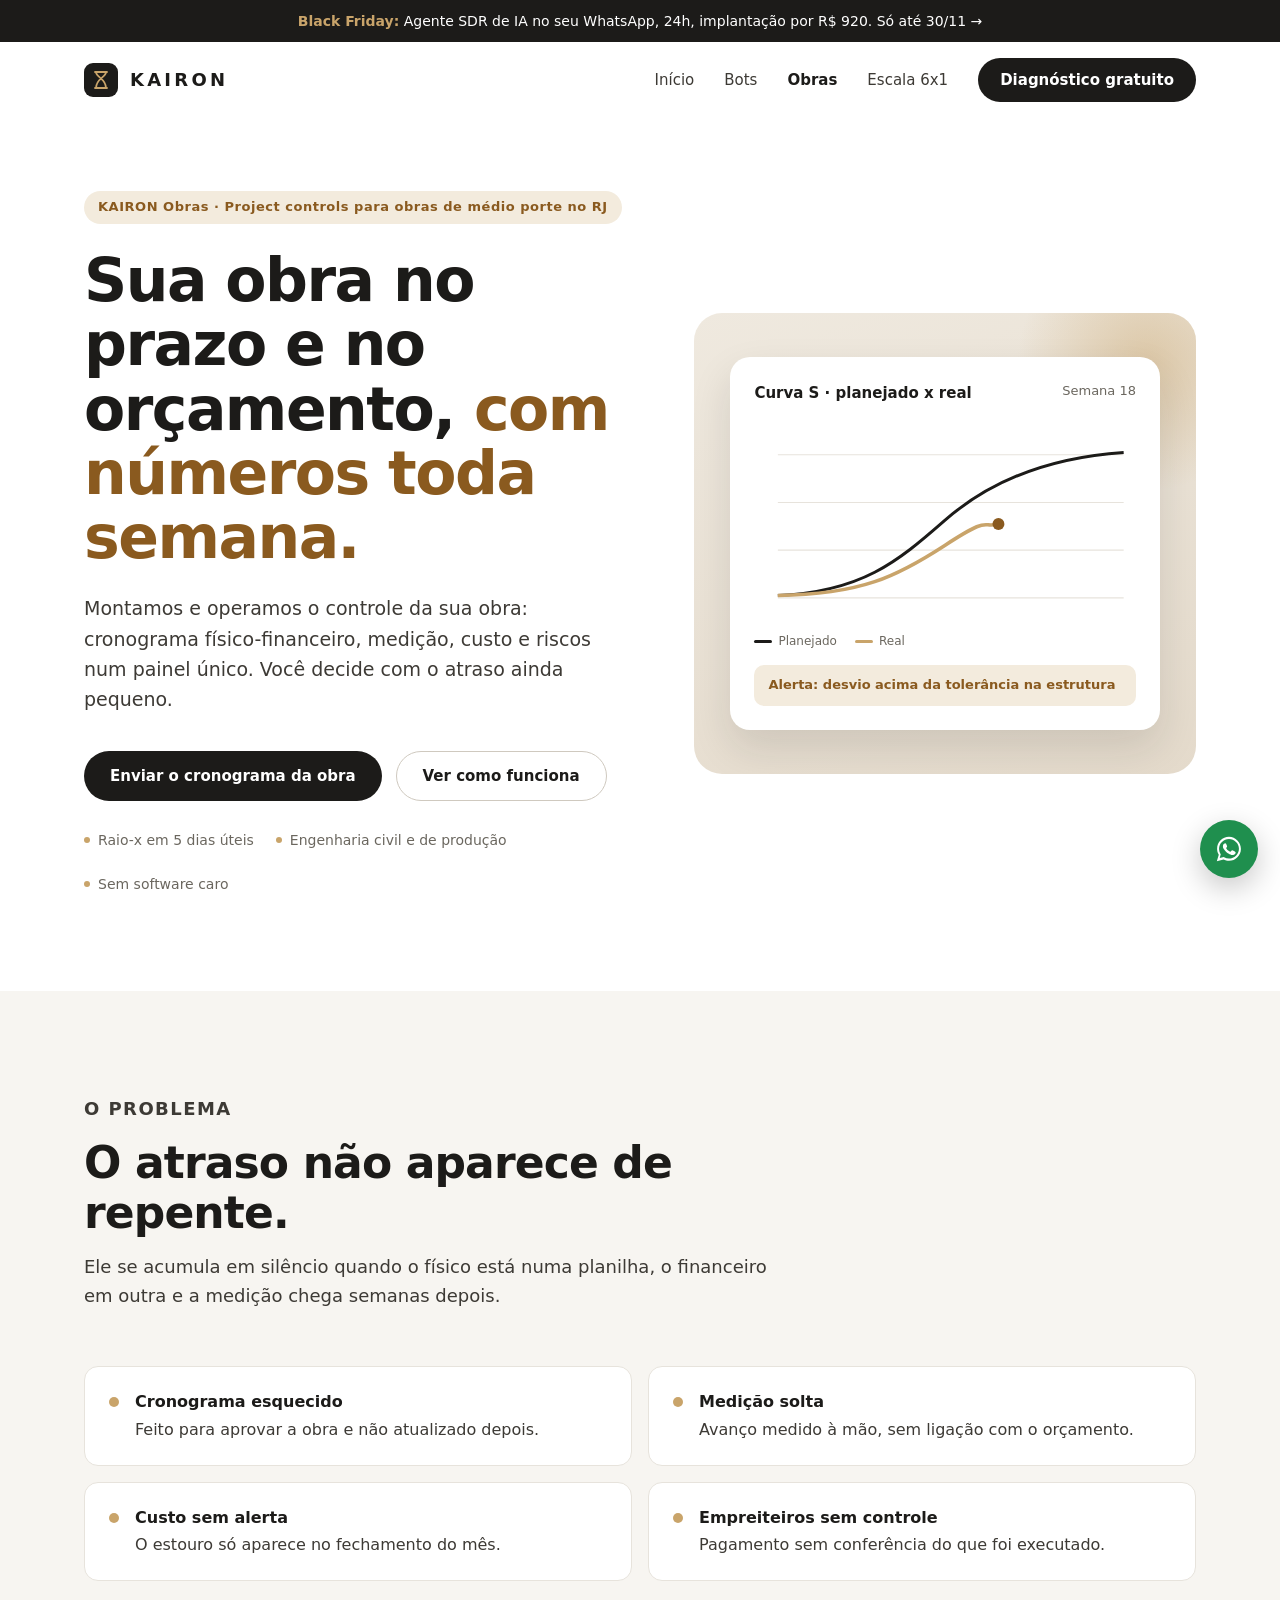
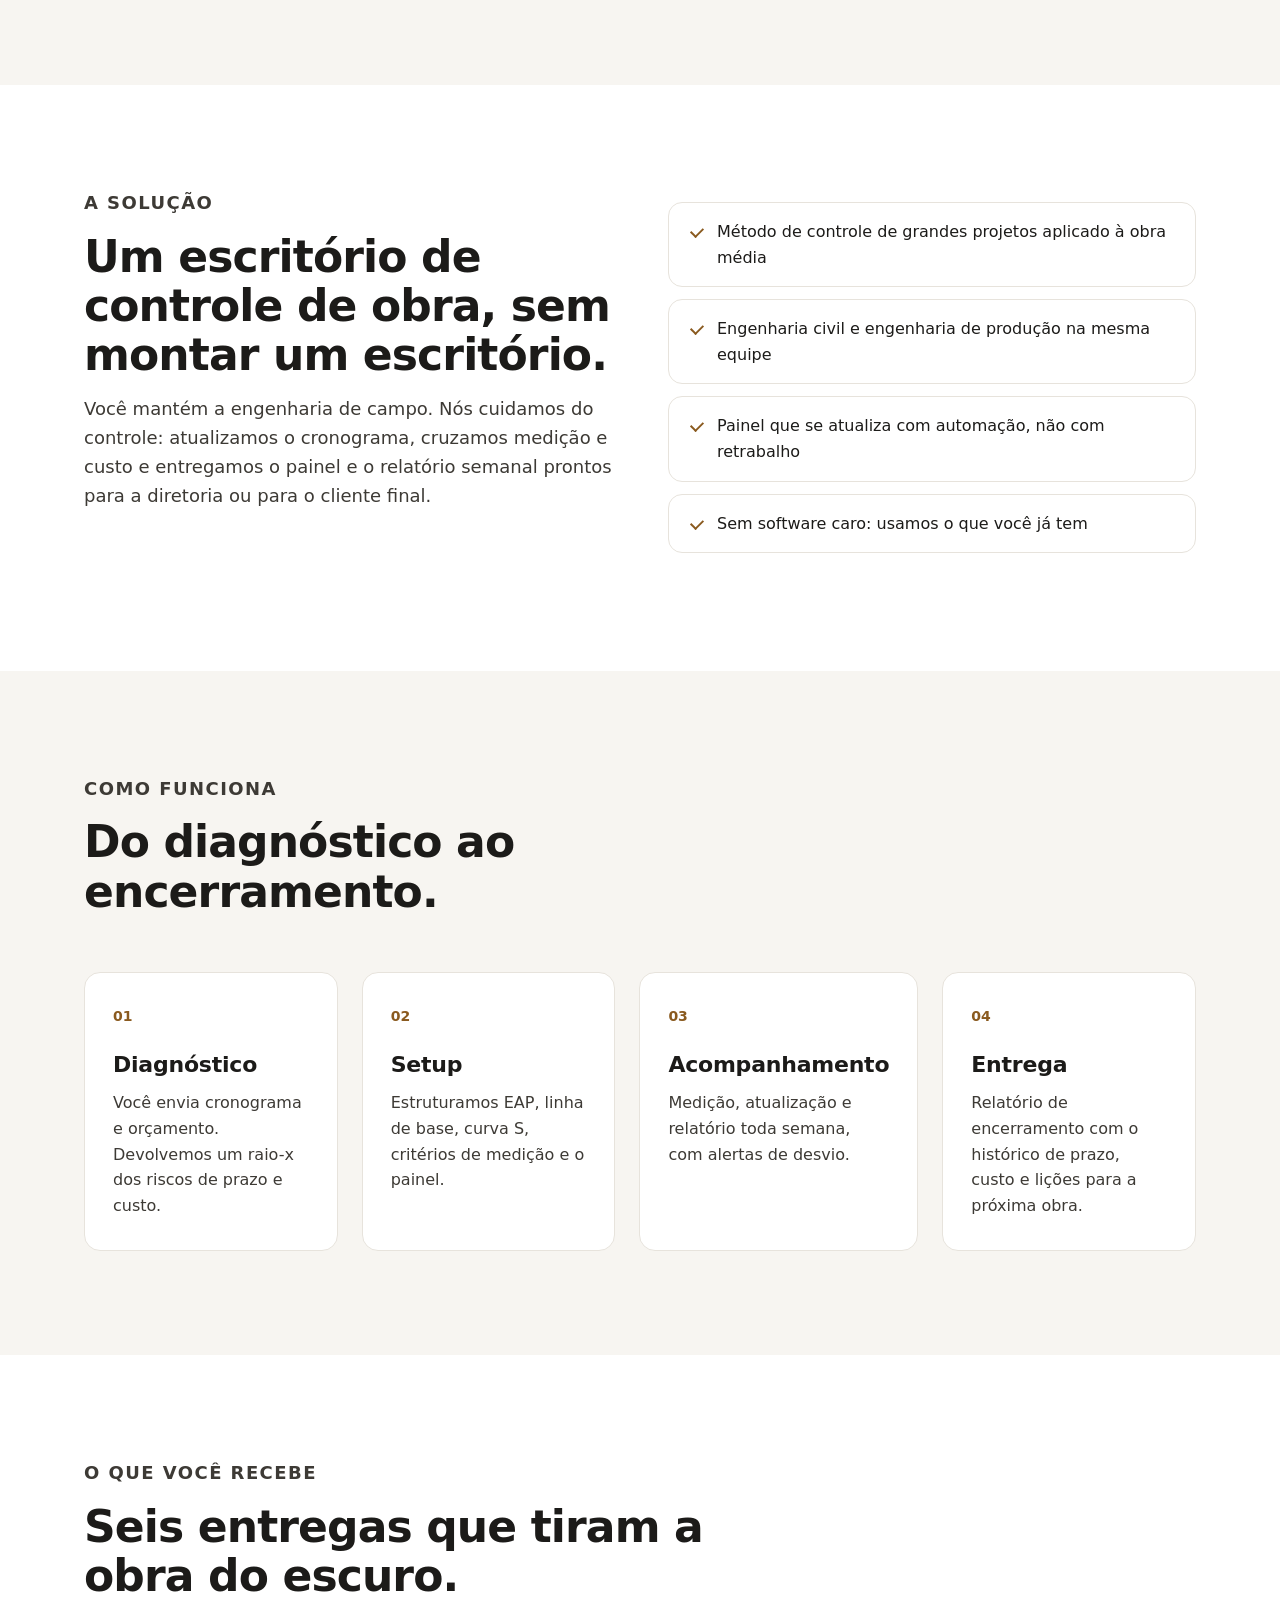
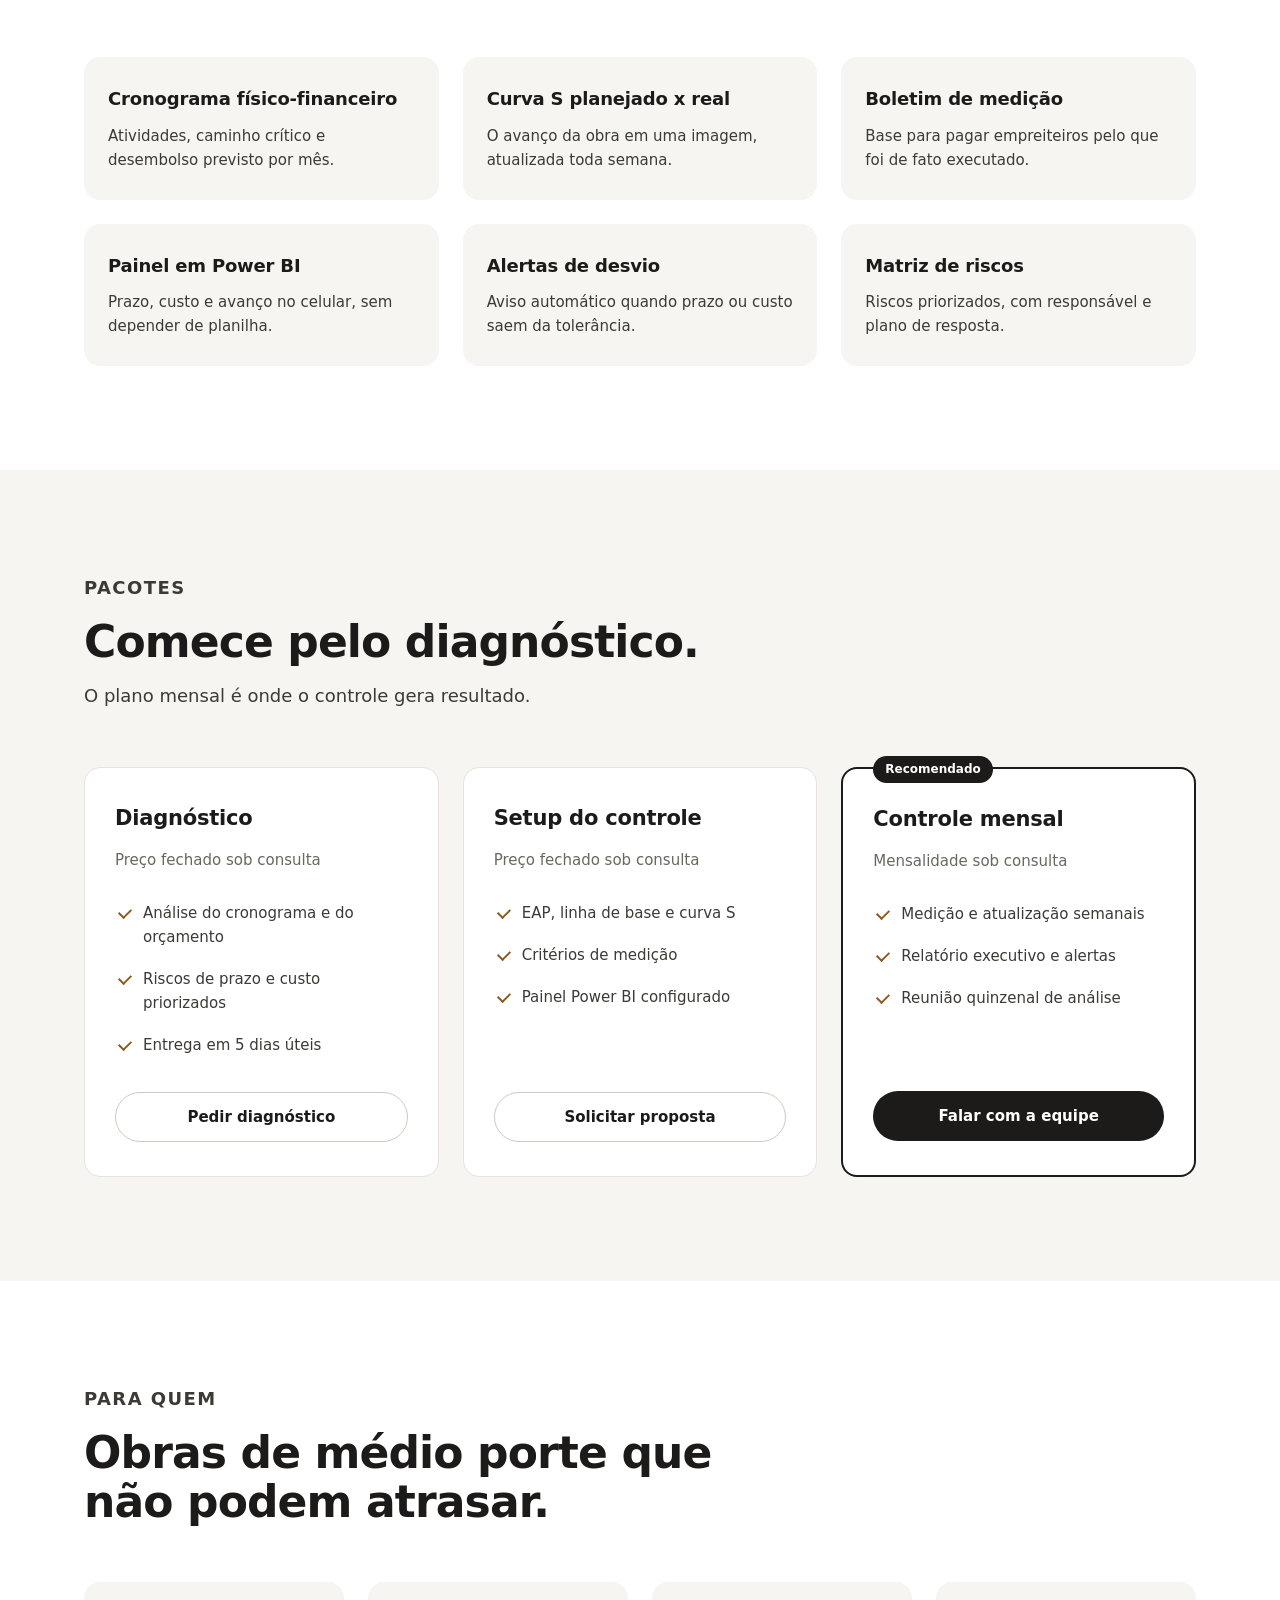
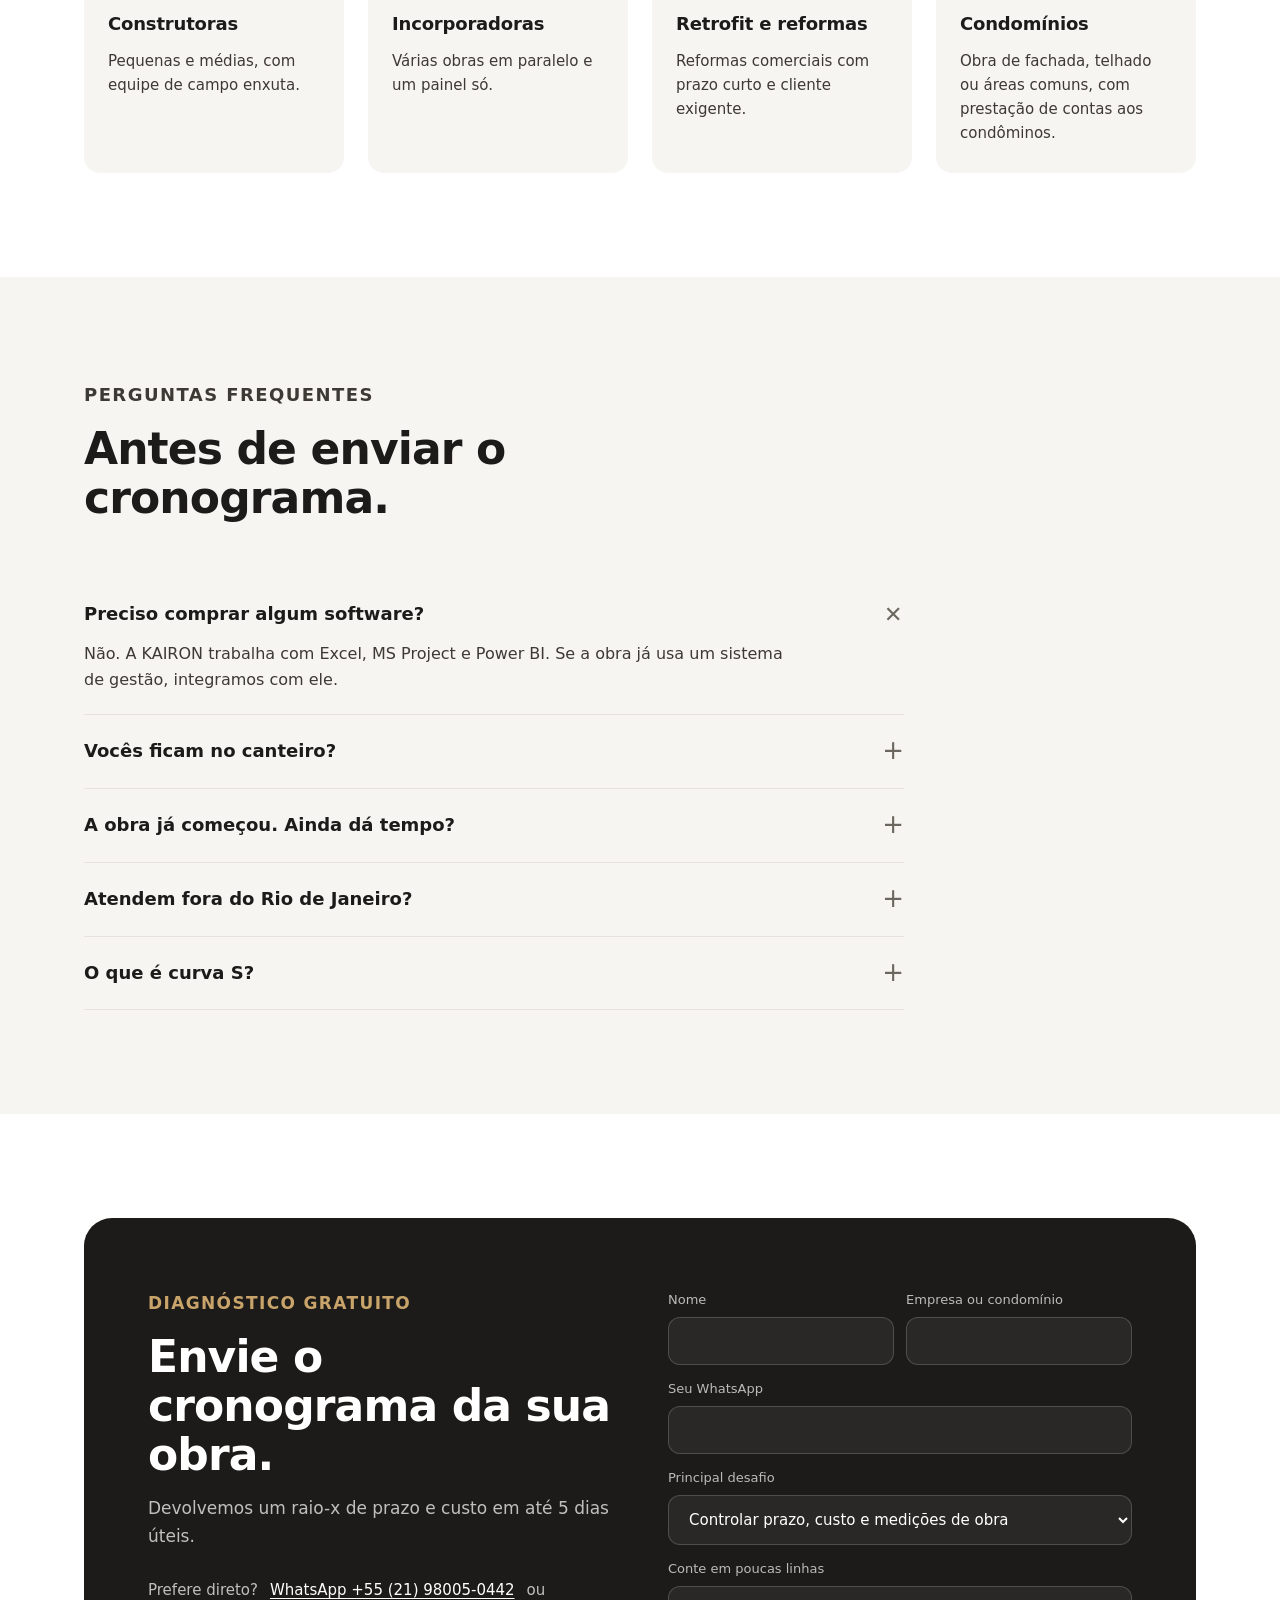
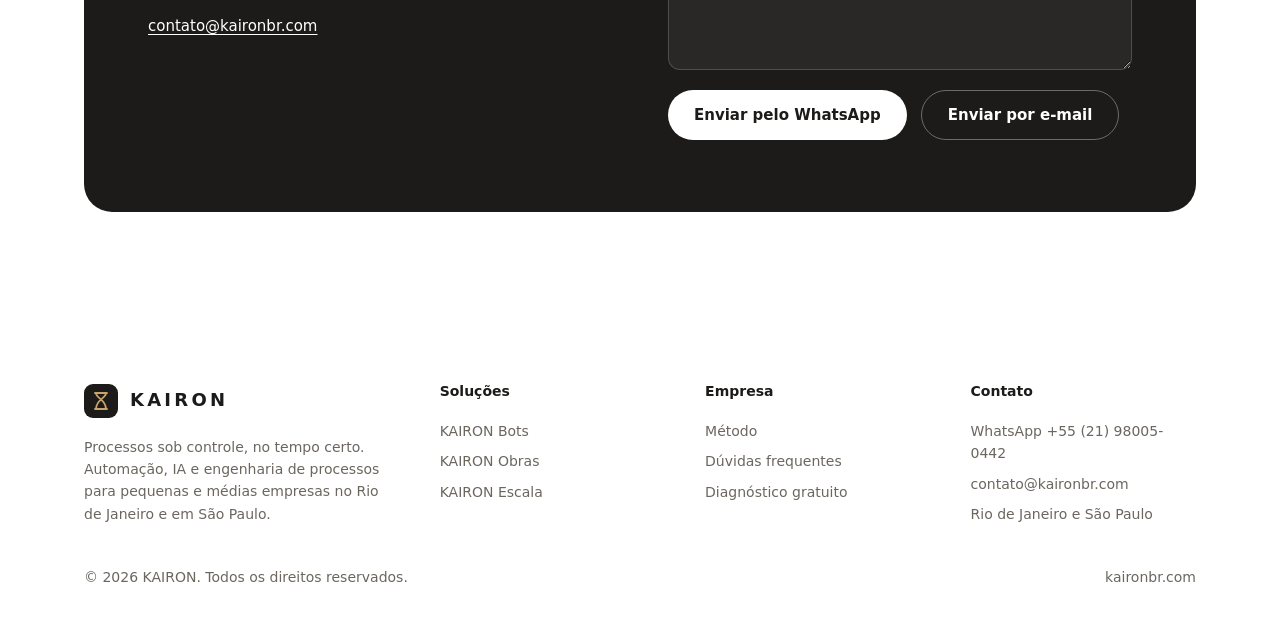
<file: obras.html>
<!DOCTYPE html>
<html lang="pt-BR">
<head>
<meta charset="utf-8">
<meta http-equiv="Content-Security-Policy" content="default-src 'none'; style-src 'self' 'unsafe-inline' https://fonts.googleapis.com; font-src https://fonts.gstatic.com; img-src 'self' data:; script-src 'self'; connect-src 'none'; form-action 'none'; base-uri 'none'; object-src 'none'; upgrade-insecure-requests">
<meta name="referrer" content="strict-origin-when-cross-origin">
<meta name="viewport" content="width=device-width, initial-scale=1">
<title>KAIRON Obras | Controle de prazo e custo de obras no Rio de Janeiro</title>
<meta name="description" content="Project controls para obras de médio porte no RJ: cronograma físico-financeiro, curva S, medição, custo e painel semanal com alertas. Raio-x em 5 dias úteis.">
<link rel="canonical" href="https://kaironbr.com/obras">
<meta name="robots" content="index, follow, max-snippet:-1, max-image-preview:large">
<meta property="og:type" content="website">
<meta property="og:locale" content="pt_BR">
<meta property="og:site_name" content="KAIRON">
<meta property="og:title" content="KAIRON Obras | Controle de prazo e custo de obras no Rio de Janeiro">
<meta property="og:description" content="Project controls para obras de médio porte no RJ: cronograma físico-financeiro, curva S, medição, custo e painel semanal com alertas. Raio-x em 5 dias úteis.">
<meta property="og:url" content="https://kaironbr.com/obras">
<meta name="theme-color" content="#1C1B19">
<link rel="icon" href="/assets/favicon.svg" type="image/svg+xml">
<link rel="preconnect" href="https://fonts.googleapis.com">
<link rel="preconnect" href="https://fonts.gstatic.com" crossorigin>
<link rel="stylesheet" href="https://fonts.googleapis.com/css2?family=Inter:wght@400;500;600;700&display=swap">
<link rel="stylesheet" href="/assets/site.css">
<script type="application/ld+json">
{
 "@context": "https://schema.org",
 "@graph": [
  {
   "@type": "Organization",
   "@id": "https://kaironbr.com/#org",
   "name": "KAIRON",
   "alternateName": [
    "KAIRON Bots",
    "KAIRON Obras",
    "KAIRON Escala",
    "Kairon Automação"
   ],
   "url": "https://kaironbr.com/",
   "email": "contato@kaironbr.com",
   "telephone": "+5521980050442",
   "slogan": "Processos sob controle, no tempo certo.",
   "description": "Empresa de engenharia de processos, automação com inteligência artificial e controle de obras para pequenas e médias empresas, condomínios, construtoras e clínicas no Rio de Janeiro e em São Paulo.",
   "knowsAbout": [
    "automação de processos",
    "inteligência artificial para pequenas empresas",
    "chatbot de WhatsApp",
    "automação de planilhas e relatórios",
    "Power Automate",
    "Power BI",
    "Python",
    "RPA",
    "project controls",
    "cronograma físico-financeiro",
    "curva S",
    "medição de obras",
    "escala 6x1",
    "dimensionamento de equipes",
    "Lean",
    "Seis Sigma"
   ],
   "areaServed": [
    {
     "@type": "City",
     "name": "Rio de Janeiro"
    },
    {
     "@type": "City",
     "name": "São Paulo"
    },
    {
     "@type": "Country",
     "name": "Brasil"
    }
   ],
   "contactPoint": {
    "@type": "ContactPoint",
    "contactType": "sales",
    "telephone": "+5521980050442",
    "email": "contato@kaironbr.com",
    "availableLanguage": "pt-BR"
   }
  },
  {
   "@type": "WebPage",
   "@id": "https://kaironbr.com/obras#page",
   "url": "https://kaironbr.com/obras",
   "name": "KAIRON Obras | Controle de prazo e custo de obras no Rio de Janeiro",
   "description": "Project controls para obras de médio porte no RJ: cronograma físico-financeiro, curva S, medição, custo e painel semanal com alertas. Raio-x em 5 dias úteis.",
   "inLanguage": "pt-BR",
   "isPartOf": {
    "@id": "https://kaironbr.com/#site"
   },
   "about": {
    "@id": "https://kaironbr.com/#org"
   },
   "dateModified": "2026-11-23"
  },
  {
   "@type": "WebSite",
   "@id": "https://kaironbr.com/#site",
   "url": "https://kaironbr.com/",
   "name": "KAIRON",
   "inLanguage": "pt-BR",
   "publisher": {
    "@id": "https://kaironbr.com/#org"
   }
  },
  {
   "@type": "BreadcrumbList",
   "itemListElement": [
    {
     "@type": "ListItem",
     "position": 1,
     "name": "Início",
     "item": "https://kaironbr.com/"
    },
    {
     "@type": "ListItem",
     "position": 2,
     "name": "KAIRON Obras",
     "item": "https://kaironbr.com/obras"
    }
   ]
  },
  {
   "@type": "FAQPage",
   "mainEntity": [
    {
     "@type": "Question",
     "name": "Preciso comprar algum software?",
     "acceptedAnswer": {
      "@type": "Answer",
      "text": "Não. A KAIRON trabalha com Excel, MS Project e Power BI. Se a obra já usa um sistema de gestão, integramos com ele."
     }
    },
    {
     "@type": "Question",
     "name": "Vocês ficam no canteiro?",
     "acceptedAnswer": {
      "@type": "Answer",
      "text": "O controle é feito à distância, com visitas de medição conforme o plano contratado."
     }
    },
    {
     "@type": "Question",
     "name": "A obra já começou. Ainda dá tempo?",
     "acceptedAnswer": {
      "@type": "Answer",
      "text": "Sim. Reconstruímos a linha de base a partir do que já foi executado e passamos a controlar dali em diante."
     }
    },
    {
     "@type": "Question",
     "name": "Atendem fora do Rio de Janeiro?",
     "acceptedAnswer": {
      "@type": "Answer",
      "text": "O foco é o Rio de Janeiro. Obras em outras cidades são avaliadas caso a caso."
     }
    },
    {
     "@type": "Question",
     "name": "O que é curva S?",
     "acceptedAnswer": {
      "@type": "Answer",
      "text": "É o gráfico do avanço acumulado da obra ao longo do tempo, comparando o planejado com o realizado. Mostra cedo se a obra está atrasando ou gastando acima do previsto."
     }
    }
   ]
  },
  {
   "@type": "Service",
   "name": "KAIRON Obras",
   "description": "Project controls para obras de médio porte no Rio de Janeiro: cronograma físico-financeiro, curva S, boletins de medição, controle de custos, painel em Power BI e alertas de desvio.",
   "url": "https://kaironbr.com/obras",
   "provider": {
    "@id": "https://kaironbr.com/#org"
   },
   "areaServed": [
    "Rio de Janeiro",
    "São Paulo",
    "Brasil"
   ],
   "hasOfferCatalog": {
    "@type": "OfferCatalog",
    "name": "KAIRON Obras",
    "itemListElement": [
     {
      "@type": "Offer",
      "itemOffered": {
       "@type": "Service",
       "name": "Diagnóstico de cronograma e orçamento"
      }
     },
     {
      "@type": "Offer",
      "itemOffered": {
       "@type": "Service",
       "name": "Setup do controle"
      }
     },
     {
      "@type": "Offer",
      "itemOffered": {
       "@type": "Service",
       "name": "Controle mensal"
      }
     }
    ]
   }
  }
 ]
}
</script>
</head>
<body data-wa="5521980050442">
<a class="skip" href="#conteudo">Pular para o conteúdo</a>
<a class='promo' href='/black-friday'><b>Black Friday:</b> Agente SDR de IA no seu WhatsApp, 24h, implantação por R$ 920. Só até 30/11 →</a>
<header id="top"><div class="wrap nav">
  <a href="/" class="brand" aria-label="KAIRON, página inicial"><svg viewBox='0 0 34 34' aria-hidden='true'><rect width='34' height='34' rx='9' fill='#1C1B19'/><path d='M11 9h12M11 25h12M12 9c0 5.5 10 6.5 10 16M22 9c0 5.5-10 6.5-10 16' stroke='#C9A46A' stroke-width='1.8' fill='none' stroke-linecap='round'/></svg>KAIRON</a>
  <nav class="menu" id="menu" aria-label="Principal"><a href='/'>Início</a><a href='/bots'>Bots</a><a href='/obras' class=active aria-current=page>Obras</a><a href='/escala'>Escala 6x1</a><a href="#diagnostico" class="btn btn-dark btn-sm">Diagnóstico gratuito</a></nav>
  <button class="burger" id="burger" aria-label="Abrir menu" aria-expanded="false" aria-controls="menu">☰</button>
</div></header>
<main id="conteudo">

<section class="hero"><div class="wrap hero-grid">
  <div>
    <span class="eyebrow">KAIRON Obras · Project controls para obras de médio porte no RJ</span>
    <h1>Sua obra no prazo e no orçamento, <em>com números toda semana.</em></h1>
    <p class="lead">Montamos e operamos o controle da sua obra: cronograma físico-financeiro, medição, custo e riscos num painel único. Você decide com o atraso ainda pequeno.</p>
    <div class="cta-row"><a href="#diagnostico" class="btn btn-dark">Enviar o cronograma da obra</a><a href="#como-funciona" class="btn btn-ghost">Ver como funciona</a></div>
    <div class="trust"><span>Raio-x em 5 dias úteis</span><span>Engenharia civil e de produção</span><span>Sem software caro</span></div>
  </div>
  <div class="visual"><div class='panel'><div class='ptitle'><b>Curva S · planejado x real</b><span>Semana 18</span></div><svg viewBox='0 0 320 170' width='100%' role='img' aria-label='Curva S planejado versus real'><g stroke='#E7E3DC'><line x1='20' y1='150' x2='310' y2='150'/><line x1='20' y1='110' x2='310' y2='110'/><line x1='20' y1='70' x2='310' y2='70'/><line x1='20' y1='30' x2='310' y2='30'/></g><path d='M20 148 C 90 145, 120 120, 160 85 S 250 32, 310 28' fill='none' stroke='#1C1B19' stroke-width='2.5'/><path d='M20 148 C 90 147, 120 132, 160 106 S 190 92, 205 88' fill='none' stroke='#C9A46A' stroke-width='3'/><circle cx='205' cy='88' r='5' fill='#8A5A1F'/></svg><div class='legend'><span><i style='background:#1C1B19'></i>Planejado</span><span><i style='background:#C9A46A'></i>Real</span></div><div class='alert'>Alerta: desvio acima da tolerância na estrutura</div></div></div>
</div></section>
<section class="soft"><div class="wrap">
  <div class='head'><p class='kicker'>O problema</p><h2>O atraso não aparece de repente.</h2><p>Ele se acumula em silêncio quando o físico está numa planilha, o financeiro em outra e a medição chega semanas depois.</p></div>
  <div class='pains'><div class='pain'><span class='dot'></span><div><b>Cronograma esquecido</b>Feito para aprovar a obra e não atualizado depois.</div></div><div class='pain'><span class='dot'></span><div><b>Medição solta</b>Avanço medido à mão, sem ligação com o orçamento.</div></div><div class='pain'><span class='dot'></span><div><b>Custo sem alerta</b>O estouro só aparece no fechamento do mês.</div></div><div class='pain'><span class='dot'></span><div><b>Empreiteiros sem controle</b>Pagamento sem conferência do que foi executado.</div></div></div>
</div></section>
<section><div class="wrap split">
  <div class='head'><p class='kicker'>A solução</p><h2>Um escritório de controle de obra, sem montar um escritório.</h2><p>Você mantém a engenharia de campo. Nós cuidamos do controle: atualizamos o cronograma, cruzamos medição e custo e entregamos o painel e o relatório semanal prontos para a diretoria ou para o cliente final.</p></div>
  <ul class="checks"><li>Método de controle de grandes projetos aplicado à obra média</li><li>Engenharia civil e engenharia de produção na mesma equipe</li><li>Painel que se atualiza com automação, não com retrabalho</li><li>Sem software caro: usamos o que você já tem</li></ul>
</div></section>
<section id="como-funciona" class="soft"><div class="wrap">
  <div class='head'><p class='kicker'>Como funciona</p><h2>Do diagnóstico ao encerramento.</h2></div>
  <div class='grid g4'><div class='step'><span class='n'>01</span><h3>Diagnóstico</h3><p>Você envia cronograma e orçamento. Devolvemos um raio-x dos riscos de prazo e custo.</p></div><div class='step'><span class='n'>02</span><h3>Setup</h3><p>Estruturamos EAP, linha de base, curva S, critérios de medição e o painel.</p></div><div class='step'><span class='n'>03</span><h3>Acompanhamento</h3><p>Medição, atualização e relatório toda semana, com alertas de desvio.</p></div><div class='step'><span class='n'>04</span><h3>Entrega</h3><p>Relatório de encerramento com o histórico de prazo, custo e lições para a próxima obra.</p></div></div>
</div></section>
<section><div class="wrap">
  <div class='head'><p class='kicker'>O que você recebe</p><h2>Seis entregas que tiram a obra do escuro.</h2></div>
  <div class='grid g3'><div class='tile'><h3>Cronograma físico-financeiro</h3><p>Atividades, caminho crítico e desembolso previsto por mês.</p></div><div class='tile'><h3>Curva S planejado x real</h3><p>O avanço da obra em uma imagem, atualizada toda semana.</p></div><div class='tile'><h3>Boletim de medição</h3><p>Base para pagar empreiteiros pelo que foi de fato executado.</p></div><div class='tile'><h3>Painel em Power BI</h3><p>Prazo, custo e avanço no celular, sem depender de planilha.</p></div><div class='tile'><h3>Alertas de desvio</h3><p>Aviso automático quando prazo ou custo saem da tolerância.</p></div><div class='tile'><h3>Matriz de riscos</h3><p>Riscos priorizados, com responsável e plano de resposta.</p></div></div>
</div></section>
<section id="pacotes" class="soft"><div class="wrap">
  <div class='head'><p class='kicker'>Pacotes</p><h2>Comece pelo diagnóstico.</h2><p>O plano mensal é onde o controle gera resultado.</p></div>
  <div class='grid g3'><div class='price'><h3>Diagnóstico</h3><p class='val'>Preço fechado sob consulta</p><ul><li>Análise do cronograma e do orçamento</li><li>Riscos de prazo e custo priorizados</li><li>Entrega em 5 dias úteis</li></ul><a href='#diagnostico' class='btn btn-ghost'>Pedir diagnóstico</a></div><div class='price'><h3>Setup do controle</h3><p class='val'>Preço fechado sob consulta</p><ul><li>EAP, linha de base e curva S</li><li>Critérios de medição</li><li>Painel Power BI configurado</li></ul><a href='#diagnostico' class='btn btn-ghost'>Solicitar proposta</a></div><div class='price featured'><span class=badge>Recomendado</span><h3>Controle mensal</h3><p class='val'>Mensalidade sob consulta</p><ul><li>Medição e atualização semanais</li><li>Relatório executivo e alertas</li><li>Reunião quinzenal de análise</li></ul><a href='#diagnostico' class='btn btn-dark'>Falar com a equipe</a></div></div>
</div></section>
<section><div class="wrap">
  <div class='head'><p class='kicker'>Para quem</p><h2>Obras de médio porte que não podem atrasar.</h2></div>
  <div class='grid g4'><div class='tile'><h3>Construtoras</h3><p>Pequenas e médias, com equipe de campo enxuta.</p></div><div class='tile'><h3>Incorporadoras</h3><p>Várias obras em paralelo e um painel só.</p></div><div class='tile'><h3>Retrofit e reformas</h3><p>Reformas comerciais com prazo curto e cliente exigente.</p></div><div class='tile'><h3>Condomínios</h3><p>Obra de fachada, telhado ou áreas comuns, com prestação de contas aos condôminos.</p></div></div>
</div></section>
<section class="soft"><div class="wrap"><div class='head'><p class='kicker'>Perguntas frequentes</p><h2>Antes de enviar o cronograma.</h2></div><div class='faq'><details open><summary>Preciso comprar algum software?</summary><p>Não. A KAIRON trabalha com Excel, MS Project e Power BI. Se a obra já usa um sistema de gestão, integramos com ele.</p></details><details><summary>Vocês ficam no canteiro?</summary><p>O controle é feito à distância, com visitas de medição conforme o plano contratado.</p></details><details><summary>A obra já começou. Ainda dá tempo?</summary><p>Sim. Reconstruímos a linha de base a partir do que já foi executado e passamos a controlar dali em diante.</p></details><details><summary>Atendem fora do Rio de Janeiro?</summary><p>O foco é o Rio de Janeiro. Obras em outras cidades são avaliadas caso a caso.</p></details><details><summary>O que é curva S?</summary><p>É o gráfico do avanço acumulado da obra ao longo do tempo, comparando o planejado com o realizado. Mostra cedo se a obra está atrasando ou gastando acima do previsto.</p></details></div></div></section>
<section style="padding-bottom:0"></section>

<section id="diagnostico" style="padding-top:0"><div class="wrap"><div class="final">
  <div>
    <p class="kicker">Diagnóstico gratuito</p>
    <h2>Envie o cronograma da sua obra.</h2>
    <p>Devolvemos um raio-x de prazo e custo em até 5 dias úteis.</p>
    <div class="alt">Prefere direto? <a href="https://wa.me/5521980050442" target="_blank" rel="noopener">WhatsApp +55 (21) 98005-0442</a> ou <a href="mailto:contato@kaironbr.com">contato@kaironbr.com</a></div>
  </div>
  <form id="diag-form">
    <div class="form-row">
      <label>Nome<input name="nome" required autocomplete="name"></label>
      <label>Empresa ou condomínio<input name="empresa" required autocomplete="organization"></label>
    </div>
    <label>Seu WhatsApp<input name="whatsapp" type="tel" autocomplete="tel"></label>
    <label>Principal desafio<select name="desafio"><option>Automatizar rotinas e relatórios</option><option selected>Controlar prazo, custo e medições de obra</option><option>Revisar a escala da equipe (6x1)</option><option>Ainda não sei</option></select></label>
    <label>Conte em poucas linhas<textarea name="msg" rows="3"></textarea></label>
    <div class="cta-row" style="margin:6px 0 0">
      <button class="btn btn-light" type="submit" value="wa">Enviar pelo WhatsApp</button>
      <button class="btn btn-ghost" style="color:#fff;border-color:rgba(255,255,255,.35)" type="submit" value="email">Enviar por e-mail</button>
    </div>
  </form>
</div></div></section>
</main>
<footer><div class="wrap">
  <div class="foot">
    <div><a href="/" class="brand" style="margin-bottom:14px;color:var(--ink)"><svg viewBox='0 0 34 34' aria-hidden='true'><rect width='34' height='34' rx='9' fill='#1C1B19'/><path d='M11 9h12M11 25h12M12 9c0 5.5 10 6.5 10 16M22 9c0 5.5-10 6.5-10 16' stroke='#C9A46A' stroke-width='1.8' fill='none' stroke-linecap='round'/></svg>KAIRON</a>
      <p>Processos sob controle, no tempo certo. Automação, IA e engenharia de processos para pequenas e médias empresas no Rio de Janeiro e em São Paulo.</p></div>
    <div><h4>Soluções</h4><a href="/bots">KAIRON Bots</a><a href="/obras">KAIRON Obras</a><a href="/escala">KAIRON Escala</a></div>
    <div><h4>Empresa</h4><a href="/#como-funciona">Método</a><a href="/#duvidas">Dúvidas frequentes</a><a href="#diagnostico">Diagnóstico gratuito</a></div>
    <div><h4>Contato</h4><a href="https://wa.me/5521980050442" target="_blank" rel="noopener">WhatsApp +55 (21) 98005-0442</a><a href="mailto:contato@kaironbr.com">contato@kaironbr.com</a><p style="padding-top:4px">Rio de Janeiro e São Paulo</p></div>
  </div>
  <div class="legal"><span>© 2026 KAIRON. Todos os direitos reservados.</span><span>kaironbr.com</span></div>
</div></footer>
<a class="wa-float" href="https://wa.me/5521980050442?text=Ol%C3%A1!%20Vim%20pelo%20site%20da%20KAIRON." target="_blank" rel="noopener" aria-label="Falar no WhatsApp"><svg viewBox='0 0 32 32' aria-hidden='true'><path fill='#fff' d='M16 3C9 3 3.3 8.6 3.3 15.6c0 2.3.6 4.5 1.8 6.4L3 29l7.2-1.9c1.8 1 3.8 1.5 5.8 1.5 7 0 12.7-5.6 12.7-12.6S23 3 16 3zm0 23.2c-1.8 0-3.6-.5-5.2-1.4l-.4-.2-4.3 1.1 1.1-4.1-.2-.4c-1-1.6-1.6-3.5-1.6-5.4C5.4 9.9 10.2 5.2 16 5.2s10.6 4.7 10.6 10.5S21.8 26.2 16 26.2zm5.8-7.9c-.3-.2-1.9-.9-2.2-1-.3-.1-.5-.2-.7.2-.2.3-.8 1-1 1.2-.2.2-.4.2-.7.1-.3-.2-1.3-.5-2.5-1.5-.9-.8-1.6-1.8-1.7-2.1-.2-.3 0-.5.1-.6l.5-.6c.2-.2.2-.3.3-.5.1-.2 0-.4 0-.6l-1-2.4c-.3-.6-.5-.5-.7-.5h-.6c-.2 0-.6.1-.9.4-.3.3-1.2 1.1-1.2 2.8s1.2 3.2 1.4 3.4c.2.2 2.4 3.6 5.7 5 .8.3 1.4.5 1.9.7.8.3 1.5.2 2.1.1.6-.1 1.9-.8 2.2-1.5.3-.7.3-1.4.2-1.5-.1-.2-.3-.3-.6-.4z'/></svg></a>
<script src="/assets/site.js" defer></script>
</body>
</html>
</file>
<file: assets/site.css>
:root{--ink:#1C1B19;--ink-2:#3D3A35;--muted:#6B675F;--line:#E7E3DC;--bg:#FFFFFF;--soft:#F7F5F1;--accent:#8A5A1F;--accent-2:#C9A46A;--accent-soft:#F3EBDD;--wa:#1F8F4E;--radius:16px}
*{box-sizing:border-box;margin:0;padding:0}
html{scroll-behavior:smooth}
body{font-family:"Aptos","Inter","Segoe UI",system-ui,sans-serif;color:var(--ink);background:var(--bg);line-height:1.6;-webkit-font-smoothing:antialiased}
a{color:inherit;text-decoration:none}
img,svg{display:block}
.wrap{max-width:1160px;margin:0 auto;padding:0 24px}
.skip{position:absolute;left:-999px}
.skip:focus{left:16px;top:16px;background:#fff;padding:8px 12px;border-radius:8px;z-index:99}

header{position:sticky;top:0;z-index:50;background:rgba(255,255,255,.9);backdrop-filter:saturate(1.4) blur(12px);border-bottom:1px solid transparent;transition:border-color .2s}
header.scrolled{border-bottom-color:var(--line)}
.nav{display:flex;align-items:center;justify-content:space-between;height:76px}
.brand{display:flex;align-items:center;gap:12px;font-weight:700;letter-spacing:.18em;font-size:18px}
.brand svg{width:34px;height:34px}
.brand small{font-size:15px;letter-spacing:.02em;font-weight:500;color:var(--accent)}
.menu{display:flex;align-items:center;gap:30px;font-size:15px;color:var(--ink-2)}
.menu a:hover,.menu a.active{color:var(--ink)}
.menu a.active{font-weight:600}
.btn{display:inline-flex;align-items:center;justify-content:center;gap:8px;height:50px;padding:0 26px;border-radius:999px;font-weight:600;font-size:15px;transition:transform .15s,background .15s,box-shadow .15s;cursor:pointer;border:0;font-family:inherit;white-space:nowrap}
.btn-sm{height:44px;padding:0 22px}
.btn-dark{background:var(--ink);color:#fff}
.btn-dark:hover{background:#000;transform:translateY(-1px);box-shadow:0 8px 24px rgba(28,27,25,.18)}
.btn-ghost{background:transparent;color:var(--ink);border:1px solid #CFC9BF}
.btn-ghost:hover{border-color:var(--ink)}
.btn-wa{background:var(--wa);color:#fff}
.btn-wa:hover{filter:brightness(1.08);transform:translateY(-1px)}
.btn-light{background:#fff;color:var(--ink)}
.btn-light:hover{background:var(--accent-soft)}
.btn svg{width:18px;height:18px}
.menu .btn-dark{color:#fff}
.burger{display:none;background:none;border:1px solid var(--line);width:44px;height:44px;border-radius:50%;cursor:pointer;font-size:18px;color:var(--ink)}

.hero{padding:72px 0 96px}
.hero-grid{display:grid;grid-template-columns:1.05fr .95fr;gap:56px;align-items:center}
.eyebrow{display:inline-block;font-size:13px;font-weight:600;letter-spacing:.04em;color:var(--accent);background:var(--accent-soft);padding:6px 14px;border-radius:999px;margin-bottom:24px}
h1{font-size:clamp(38px,5vw,60px);line-height:1.07;letter-spacing:-.025em;font-weight:600;margin-bottom:24px}
h1 em{font-style:normal;color:var(--accent)}
.lead{font-size:19px;color:var(--ink-2);max-width:560px;margin-bottom:36px}
.cta-row{display:flex;gap:14px;flex-wrap:wrap;margin-bottom:28px}
.trust{display:flex;gap:22px;flex-wrap:wrap;font-size:14px;color:var(--muted)}
.trust span{display:flex;align-items:center;gap:8px}
.trust span::before{content:"";width:6px;height:6px;border-radius:50%;background:var(--accent-2)}

.visual{position:relative;border-radius:28px;background:linear-gradient(160deg,#EFE9DF 0%,#E4DACB 100%);padding:44px 36px;min-height:420px;overflow:hidden}
.visual::after{content:"";position:absolute;right:-80px;top:-80px;width:260px;height:260px;border-radius:50%;background:radial-gradient(circle,rgba(201,164,106,.45),transparent 70%)}
.note{position:relative;z-index:1;background:var(--ink);color:#fff;border-radius:16px;padding:16px 20px;margin-bottom:14px;box-shadow:0 18px 40px rgba(28,27,25,.18);max-width:360px;opacity:0;transform:translateY(12px);animation:in .6s ease forwards}
.note:nth-child(2){margin-left:40px;animation-delay:.25s}
.note:nth-child(3){margin-left:12px;animation-delay:.5s}
.note:nth-child(4){margin-left:56px;animation-delay:.75s;background:#fff;color:var(--ink)}
.note .top{display:flex;justify-content:space-between;font-size:11px;letter-spacing:.06em;text-transform:uppercase;opacity:.7;margin-bottom:6px}
.note b{display:block;font-size:15px;font-weight:600}
.note small{font-size:13px;opacity:.75}
@keyframes in{to{opacity:1;transform:none}}
.panel{position:relative;z-index:1;background:#fff;border-radius:20px;padding:24px;box-shadow:0 18px 40px rgba(28,27,25,.12)}
.panel .ptitle{display:flex;justify-content:space-between;font-size:13px;color:var(--muted);margin-bottom:14px}
.panel .ptitle b{color:var(--ink);font-size:15px}
.legend{display:flex;gap:18px;font-size:12px;color:var(--muted);margin-top:10px}
.legend i{display:inline-block;width:18px;height:3px;border-radius:2px;margin-right:6px;vertical-align:middle}
.alert{margin-top:14px;background:var(--accent-soft);color:var(--accent);font-size:13px;font-weight:600;padding:10px 14px;border-radius:10px}
.scen{display:grid;gap:10px}
.scen div{display:flex;justify-content:space-between;align-items:center;padding:14px 16px;border-radius:12px;background:var(--soft);font-size:15px}
.scen div span{font-size:13px;color:var(--muted)}
.scen div.best{background:var(--ink);color:#fff}
.scen div.best span{color:var(--accent-2)}

section{padding:104px 0}
.soft{background:var(--soft)}
.head{max-width:700px;margin-bottom:56px}
.kicker{font-size:13px;font-weight:600;letter-spacing:.08em;text-transform:uppercase;color:var(--accent);margin-bottom:14px}
h2{font-size:clamp(30px,3.6vw,44px);line-height:1.12;letter-spacing:-.02em;font-weight:600;margin-bottom:16px}
.head p{font-size:18px;color:var(--ink-2)}
h3{font-size:21px;font-weight:600;letter-spacing:-.01em;margin-bottom:8px}

.grid{display:grid;gap:24px}
.g2{grid-template-columns:repeat(2,1fr)}
.g3{grid-template-columns:repeat(3,1fr)}
.g4{grid-template-columns:repeat(4,1fr)}
.benefit p,.card p,.step p,.tile p{color:var(--ink-2);font-size:16px}
.ico{width:48px;height:48px;border-radius:14px;background:var(--accent-soft);display:grid;place-items:center;margin-bottom:18px}
.ico svg{width:24px;height:24px;stroke:var(--accent);fill:none;stroke-width:1.8;stroke-linecap:round;stroke-linejoin:round}

.card{background:#fff;border:1px solid var(--line);border-radius:var(--radius);padding:34px 30px;display:flex;flex-direction:column;transition:transform .2s,box-shadow .2s}
.card:hover{transform:translateY(-4px);box-shadow:0 20px 44px rgba(28,27,25,.08)}
.tag{font-size:12px;font-weight:600;letter-spacing:.08em;text-transform:uppercase;color:var(--muted);margin-bottom:10px}
.card ul,.price ul{list-style:none;margin:20px 0 26px;flex:1}
.card li,.price li{padding:9px 0 9px 28px;position:relative;font-size:15px;color:var(--ink-2)}
.card li::before,.price li::before,.checks li::before{content:"";position:absolute;left:4px;top:16px;width:10px;height:6px;border-left:2px solid var(--accent);border-bottom:2px solid var(--accent);transform:rotate(-45deg)}
.for{font-size:14px;color:var(--muted);margin-top:6px}
.link{font-weight:600;font-size:15px;display:inline-flex;gap:6px;align-items:center}
.link:hover{color:var(--accent)}

.tile{border-radius:var(--radius);padding:28px 24px;background:var(--soft)}
.soft .tile{background:#fff}
.tile h3{font-size:18px;margin-bottom:10px}
.tile p{font-size:15px}

.pains{display:grid;grid-template-columns:repeat(2,1fr);gap:16px}
.pain{display:flex;gap:16px;align-items:flex-start;background:#fff;border:1px solid var(--line);border-radius:14px;padding:22px 24px;font-size:16px;color:var(--ink-2)}
.pain b{display:block;color:var(--ink);font-size:16px;margin-bottom:2px}
.dot{flex:none;width:10px;height:10px;border-radius:50%;background:var(--accent-2);margin-top:8px}

.step{background:#fff;border-radius:var(--radius);padding:32px 28px;border:1px solid var(--line)}
.step .n{font-size:14px;font-weight:600;color:var(--accent);margin-bottom:20px;display:block}
.step h3{font-size:22px}

.price{background:#fff;border:1px solid var(--line);border-radius:var(--radius);padding:34px 30px;display:flex;flex-direction:column;position:relative}
.price.featured{border:2px solid var(--ink)}
.price .badge{position:absolute;top:-13px;left:30px;background:var(--ink);color:#fff;font-size:12px;font-weight:600;padding:4px 12px;border-radius:999px}
.price .val{font-size:15px;color:var(--muted);margin-top:4px}

.split{display:grid;grid-template-columns:1fr 1fr;gap:56px;align-items:center}
.checks{list-style:none;display:grid;gap:12px}
.checks li{position:relative;padding:16px 20px 16px 48px;background:#fff;border:1px solid var(--line);border-radius:14px;font-size:16px}
.checks li::before{left:22px;top:24px}
.note-box{background:var(--accent-soft);border-radius:var(--radius);padding:32px}
.note-box h3{margin-bottom:10px}
.fine{font-size:14px;color:var(--muted);margin-top:16px}

.faq{max-width:820px}
details{border-bottom:1px solid var(--line);padding:22px 0}
summary{list-style:none;cursor:pointer;font-size:18px;font-weight:600;display:flex;justify-content:space-between;gap:24px}
summary::-webkit-details-marker{display:none}
summary::after{content:"+";font-weight:400;font-size:26px;line-height:1;color:var(--muted);transition:transform .2s}
details[open] summary::after{transform:rotate(45deg)}
details p{margin-top:12px;color:var(--ink-2);font-size:16px;max-width:720px}

.final{background:var(--ink);color:#fff;border-radius:28px;padding:72px 64px;display:grid;grid-template-columns:1fr 1fr;gap:56px}
.final>*{min-width:0}
.final h2{color:#fff}
.final p{color:rgba(255,255,255,.72);font-size:17px}
.final .kicker{color:var(--accent-2)}
.final .alt{margin-top:28px;display:flex;flex-wrap:wrap;gap:12px;align-items:center;font-size:15px;color:rgba(255,255,255,.72)}
.final .alt a{color:#fff;text-decoration:underline;text-underline-offset:3px}
form{display:grid;gap:14px}
label{font-size:13px;color:rgba(255,255,255,.7);display:grid;gap:6px}
input,select,textarea{width:100%;min-width:0;font-family:inherit;font-size:15px;padding:14px 16px;border-radius:12px;border:1px solid rgba(255,255,255,.18);background:rgba(255,255,255,.06);color:#fff}
select option{color:var(--ink)}
input:focus,select:focus,textarea:focus{outline:2px solid var(--accent-2);border-color:transparent}
.form-row{display:grid;grid-template-columns:1fr 1fr;gap:12px}

footer{padding:64px 0 40px;font-size:14px;color:var(--muted)}
.foot{display:grid;grid-template-columns:1.4fr 1fr 1fr 1fr;gap:40px;margin-bottom:40px}
.foot h4{color:var(--ink);font-size:14px;margin-bottom:14px}
.foot a{display:block;padding:4px 0}
.foot a:hover{color:var(--ink)}
.foot a.brand{display:flex}
.legal{display:flex;justify-content:space-between;flex-wrap:wrap;gap:12px}

.wa-float{position:fixed;right:22px;bottom:22px;z-index:60;width:58px;height:58px;border-radius:50%;background:var(--wa);display:grid;place-items:center;box-shadow:0 10px 30px rgba(0,0,0,.22);transition:transform .15s}
.wa-float:hover{transform:scale(1.06)}
.wa-float svg{width:30px;height:30px}

@media (max-width:960px){
  .hero-grid,.split,.final{grid-template-columns:1fr}
  .g3,.g4{grid-template-columns:1fr 1fr}
  .foot{grid-template-columns:1fr 1fr}
  .menu{display:none}
  .menu.open{display:flex;position:absolute;top:76px;left:0;right:0;flex-direction:column;align-items:flex-start;background:#fff;padding:24px;gap:18px;border-bottom:1px solid var(--line)}
  .burger{display:block}
  .final{padding:48px 28px}
  section{padding:72px 0}
  .hero{padding:40px 0 64px}
}
@media (max-width:640px){
  .g2,.g3,.g4,.pains,.form-row{grid-template-columns:1fr}
  .note{margin-left:0!important}
  .visual{padding:28px 20px;min-height:0}
}
.promo{display:block;background:var(--ink);color:#fff;text-align:center;font-size:14px;padding:10px 16px}
.promo b{color:var(--accent-2)}
.promo:hover{background:#000}
</file>
